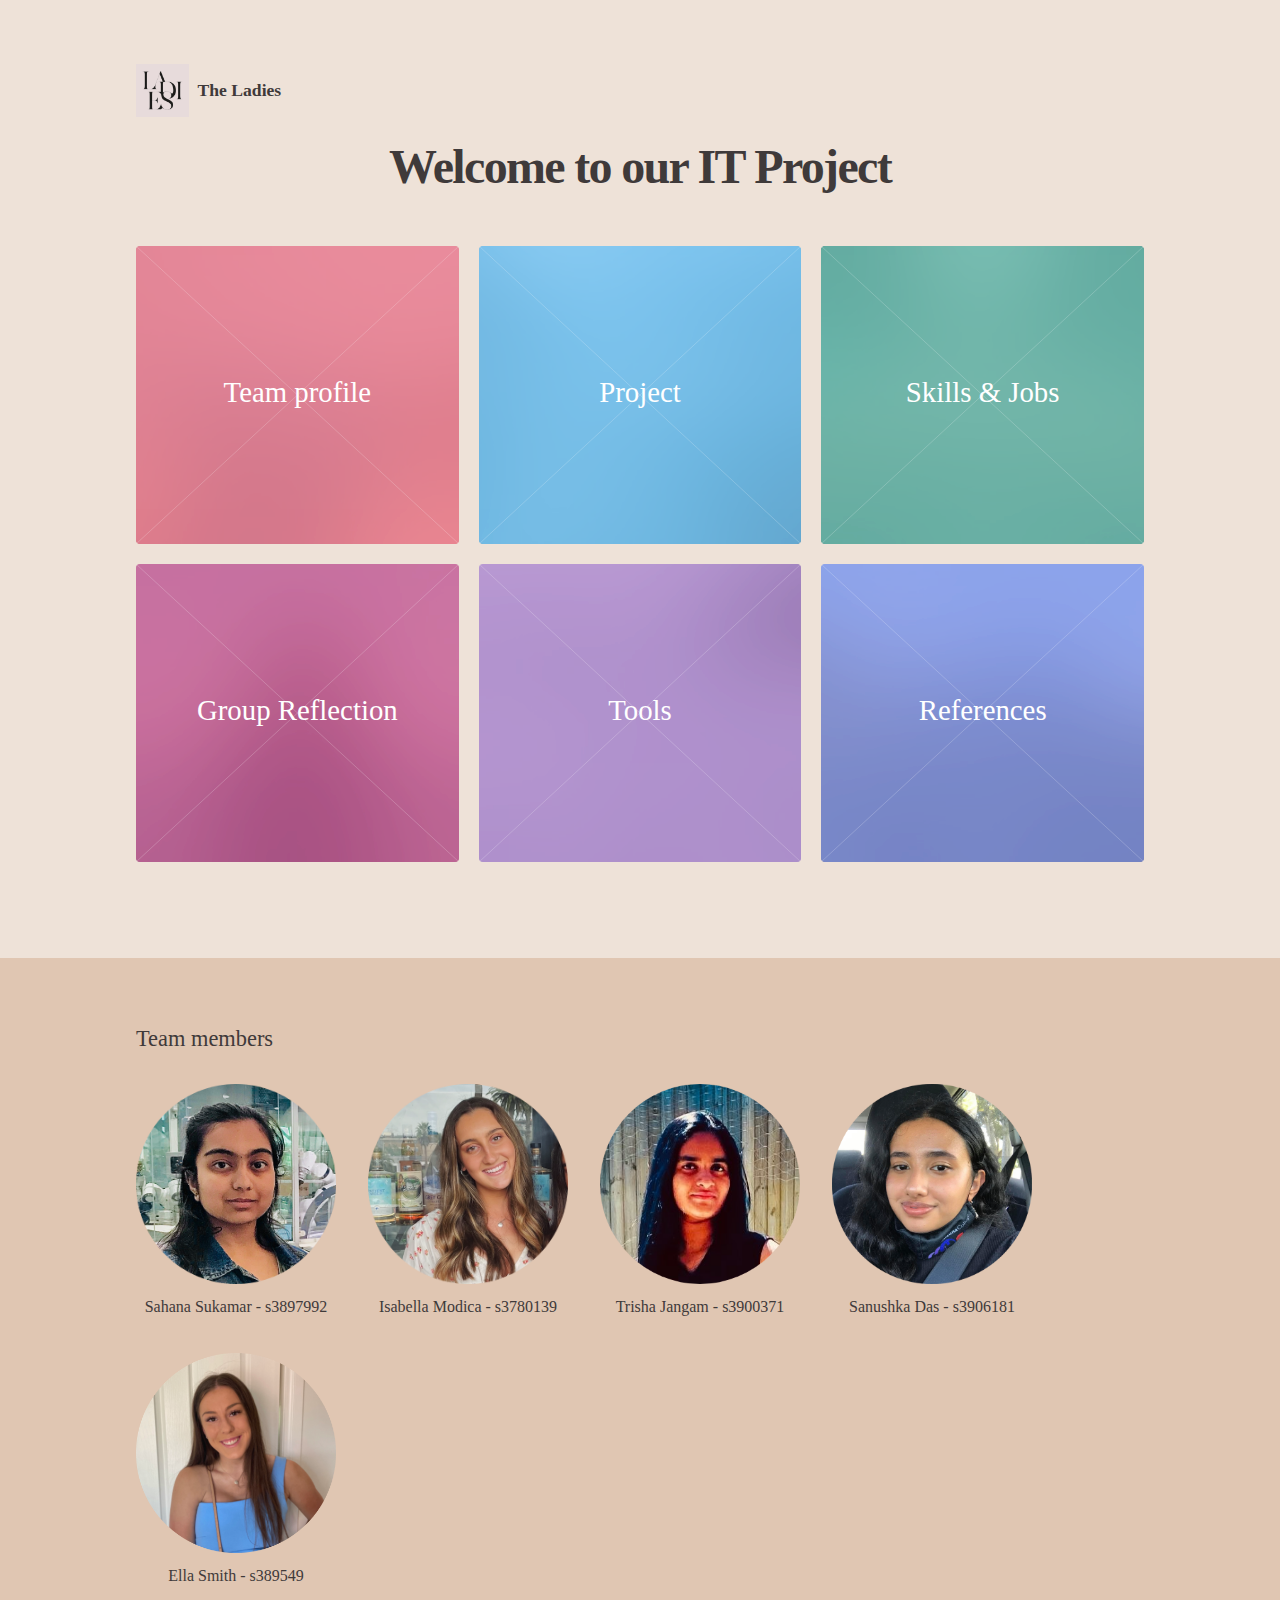
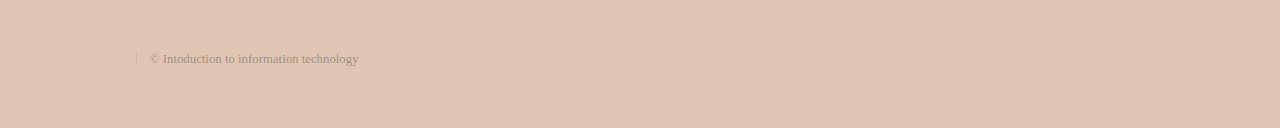
<file: index.html>
<!DOCTYPE HTML>

<html>
	<head>
		<title>Home | Our IT world</title>
		<meta charset="utf-8" />
		<meta name="viewport" content="width=device-width, initial-scale=1, user-scalable=no" />
		<link rel="stylesheet" href="assets/css/main.css" />
		<noscript><link rel="stylesheet" href="assets/css/noscript.css" /></noscript>
	</head>
	<body class="is-preload">
		<!-- Wrapper -->
			<div id="wrapper">

				<!-- Header -->
				<header id="header">
					<div class="inner">

					<!-- Logo -->
					<a href="index.html" class="logo">
						<span class="symbol"><img src="images/icon.png" alt="" /></span><span class="title">The Ladies</span>
					</a>

						<!-- Nav -->
							<nav>
								<ul>
									
								</ul>
							</nav>

					</div>
				</header>
			

				<!-- Main -->
					<div id="main">
						<div class="inner">
							<header>
								<h1>Welcome to our IT Project <br />
							</h1>
								
							</header>
							<section class="tiles">
								<article class="style1">
									<span class="image">
										<img src="images/pic01.jpg" alt="" />
									</span>
									<a href="Team_Profile.html">
										<h2>Team profile</h2>
										<div class="content">
											<p>Get to know the group better</p>
										</div>
									</a>
								</article>
								<article class="style2">
									<span class="image">
										<img src="images/pic02.jpg" alt="" />
									</span>
									<a href="Project.html">
										<h2>Project</h2>
										<div class="content">
											<p>Our project idea</p>
										</div>
									</a>
								</article>
								<article class="style3">
									<span class="image">
										<img src="images/pic03.jpg" alt="" />
									</span>
									<a href="Skills_and_Jobs.html">
										<h2>Skills & Jobs</h2>
										<div class="content">
											<p>How would we take our project to the next phase</p>
										</div>
									</a>
								</article>
								<article class="style4">
									<span class="image">
										<img src="images/pic04.jpg" alt="" />
									</span>
									<a href="Group_Reflection.html">
										<h2>Group Reflection</h2>
										<div class="content">
											<p>How well we worked as a team</p>
										</div>
									</a>
								</article>
								<article class="style5">
									<span class="image">
										<img src="images/pic05.jpg" alt="" />
									</span>
									<a href="Tools.html">
										<h2>Tools</h2>
										<div class="content">
											<p>Find out what helped us complete this project</p>
										</div>
									</a>
								</article>
								<article class="style6">
									<span class="image">
										<img src="images/pic06.jpg" alt="" />
									</span>
									<a href="References.html">
										<h2>References</h2>
										<div class="content">
											<p>References of the sources we used</p>
										</div>
									</a>
								</article>
							</section>
						</div>
					</div>

				<!-- Footer -->
                <footer id="footer">
                    <div class="inner">
                        <section>
                            <h3>Team members</h3>
                            <br>
                        <div class="row">
                        <p style="font-size: 16px; text-align: center;">
                            <img src="images/Sahana.png" width="200" height="200">
                            <br>
                            Sahana Sukamar - s3897992 
                        </p>
                        <p style="font-size: 16px; text-align: center;">
                            <img src="images/isabella.png" width="200" height="200">
                            <br>
                            Isabella Modica - s3780139  
                        </p>
                        <p style="font-size: 16px; text-align: center;">
                            <img src="images/trisha.png" width="200" height="200">
                            <br>
                            Trisha Jangam - s3900371
                        </p>
                        <p style="font-size: 16px; text-align: center;">
                            <img src="images/sanushka.png" width="200" height="200">
                            <br>
                            Sanushka Das - s3906181
                        </p>
                        <p style="font-size: 16px; text-align: center;">
                            <img src="images/ella.png" width="200" height="200">
                            <br>
                            Ella Smith - s389549 
                        </p>
                        </div>
                        </section>
                        <ul class="copyright">
                            <li>&copy; Intoduction to information technology</li>
                        </ul> 
                    </div>
                </footer>

			</div>

		<!-- Scripts -->
			<script src="assets/js/jquery.min.js"></script>
			<script src="assets/js/browser.min.js"></script>
			<script src="assets/js/breakpoints.min.js"></script>
			<script src="assets/js/util.js"></script>
			<script src="assets/js/main.js"></script>

	</body>
</html>
</file>
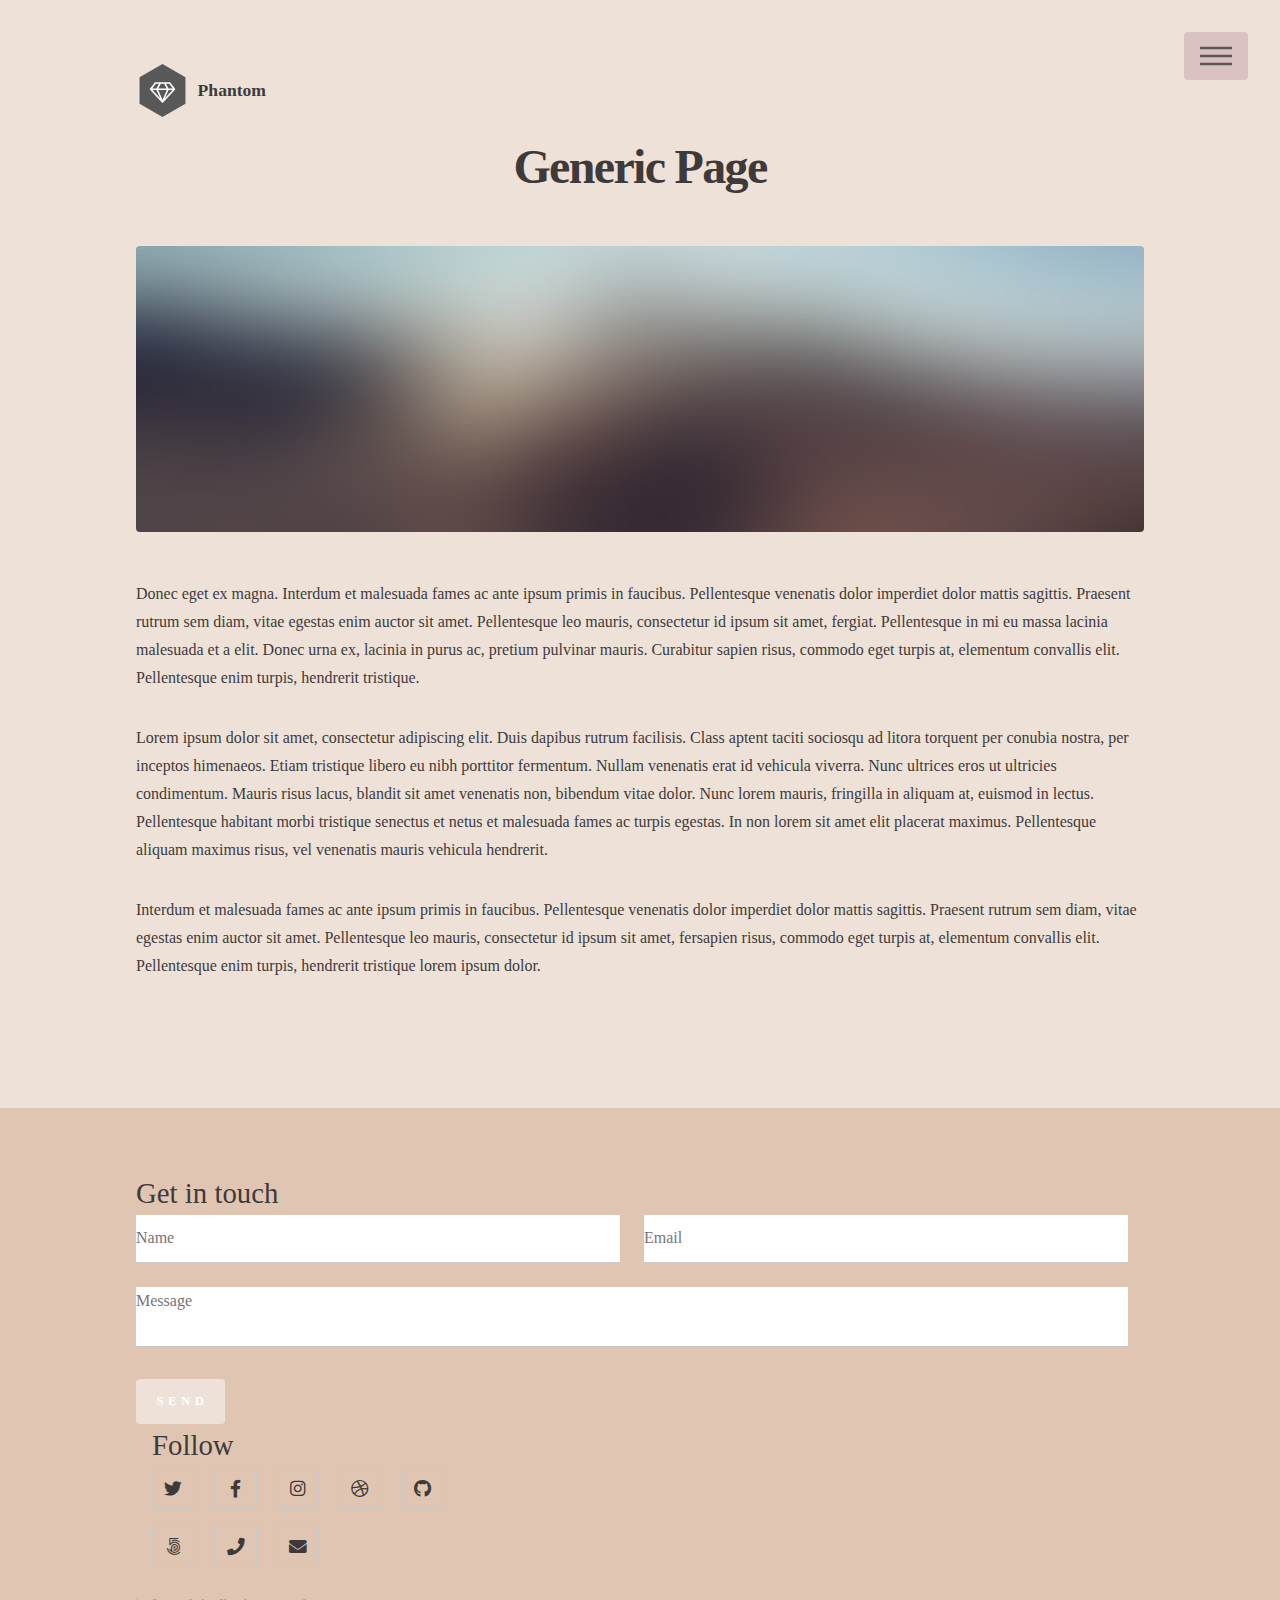
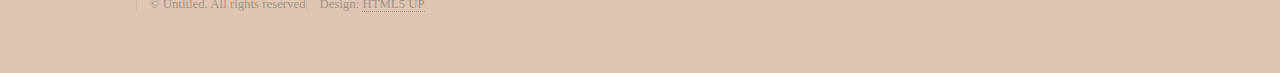
<file: generic.html>
<!DOCTYPE HTML>
<!--
	Phantom by HTML5 UP
	html5up.net | @ajlkn
	Free for personal and commercial use under the CCA 3.0 license (html5up.net/license)
-->
<html>
	<head>
		<title>Generic - Phantom by HTML5 UP</title>
		<meta charset="utf-8" />
		<meta name="viewport" content="width=device-width, initial-scale=1, user-scalable=no" />
		<link rel="stylesheet" href="assets/css/main.css" />
		<noscript><link rel="stylesheet" href="assets/css/noscript.css" /></noscript>
	</head>
	<body class="is-preload">
		<!-- Wrapper -->
			<div id="wrapper">

				<!-- Header -->
					<header id="header">
						<div class="inner">

							<!-- Logo -->
								<a href="index.html" class="logo">
									<span class="symbol"><img src="images/logo.svg" alt="" /></span><span class="title">Phantom</span>
								</a>

							<!-- Nav -->
								<nav>
									<ul>
										<li><a href="#menu">Menu</a></li>
									</ul>
								</nav>

						</div>
					</header>

				<!-- Menu -->
					<nav id="menu">
						<h2>Menu</h2>
						<ul>
							<li><a href="index.html">Home</a></li>
							<li><a href="generic.html">Ipsum veroeros</a></li>
							<li><a href="generic.html">Tempus etiam</a></li>
							<li><a href="generic.html">Consequat dolor</a></li>
							<li><a href="elements.html">Elements</a></li>
						</ul>
					</nav>

				<!-- Main -->
					<div id="main">
						<div class="inner">
							<h1>Generic Page</h1>
							<span class="image main"><img src="images/pic13.jpg" alt="" /></span>
							<p>Donec eget ex magna. Interdum et malesuada fames ac ante ipsum primis in faucibus. Pellentesque venenatis dolor imperdiet dolor mattis sagittis. Praesent rutrum sem diam, vitae egestas enim auctor sit amet. Pellentesque leo mauris, consectetur id ipsum sit amet, fergiat. Pellentesque in mi eu massa lacinia malesuada et a elit. Donec urna ex, lacinia in purus ac, pretium pulvinar mauris. Curabitur sapien risus, commodo eget turpis at, elementum convallis elit. Pellentesque enim turpis, hendrerit tristique.</p>
							<p>Lorem ipsum dolor sit amet, consectetur adipiscing elit. Duis dapibus rutrum facilisis. Class aptent taciti sociosqu ad litora torquent per conubia nostra, per inceptos himenaeos. Etiam tristique libero eu nibh porttitor fermentum. Nullam venenatis erat id vehicula viverra. Nunc ultrices eros ut ultricies condimentum. Mauris risus lacus, blandit sit amet venenatis non, bibendum vitae dolor. Nunc lorem mauris, fringilla in aliquam at, euismod in lectus. Pellentesque habitant morbi tristique senectus et netus et malesuada fames ac turpis egestas. In non lorem sit amet elit placerat maximus. Pellentesque aliquam maximus risus, vel venenatis mauris vehicula hendrerit.</p>
							<p>Interdum et malesuada fames ac ante ipsum primis in faucibus. Pellentesque venenatis dolor imperdiet dolor mattis sagittis. Praesent rutrum sem diam, vitae egestas enim auctor sit amet. Pellentesque leo mauris, consectetur id ipsum sit amet, fersapien risus, commodo eget turpis at, elementum convallis elit. Pellentesque enim turpis, hendrerit tristique lorem ipsum dolor.</p>
						</div>
					</div>

				<!-- Footer -->
					<footer id="footer">
						<div class="inner">
							<section>
								<h2>Get in touch</h2>
								<form method="post" action="#">
									<div class="fields">
										<div class="field half">
											<input type="text" name="name" id="name" placeholder="Name" />
										</div>
										<div class="field half">
											<input type="email" name="email" id="email" placeholder="Email" />
										</div>
										<div class="field">
											<textarea name="message" id="message" placeholder="Message"></textarea>
										</div>
									</div>
									<ul class="actions">
										<li><input type="submit" value="Send" class="primary" /></li>
									</ul>
								</form>
							</section>
							<section>
								<h2>Follow</h2>
								<ul class="icons">
									<li><a href="#" class="icon brands style2 fa-twitter"><span class="label">Twitter</span></a></li>
									<li><a href="#" class="icon brands style2 fa-facebook-f"><span class="label">Facebook</span></a></li>
									<li><a href="#" class="icon brands style2 fa-instagram"><span class="label">Instagram</span></a></li>
									<li><a href="#" class="icon brands style2 fa-dribbble"><span class="label">Dribbble</span></a></li>
									<li><a href="#" class="icon brands style2 fa-github"><span class="label">GitHub</span></a></li>
									<li><a href="#" class="icon brands style2 fa-500px"><span class="label">500px</span></a></li>
									<li><a href="#" class="icon solid style2 fa-phone"><span class="label">Phone</span></a></li>
									<li><a href="#" class="icon solid style2 fa-envelope"><span class="label">Email</span></a></li>
								</ul>
							</section>
							<ul class="copyright">
								<li>&copy; Untitled. All rights reserved</li><li>Design: <a href="http://html5up.net">HTML5 UP</a></li>
							</ul>
						</div>
					</footer>

			</div>

		<!-- Scripts -->
			<script src="assets/js/jquery.min.js"></script>
			<script src="assets/js/browser.min.js"></script>
			<script src="assets/js/breakpoints.min.js"></script>
			<script src="assets/js/util.js"></script>
			<script src="assets/js/main.js"></script>

	</body>
</html>
</file>
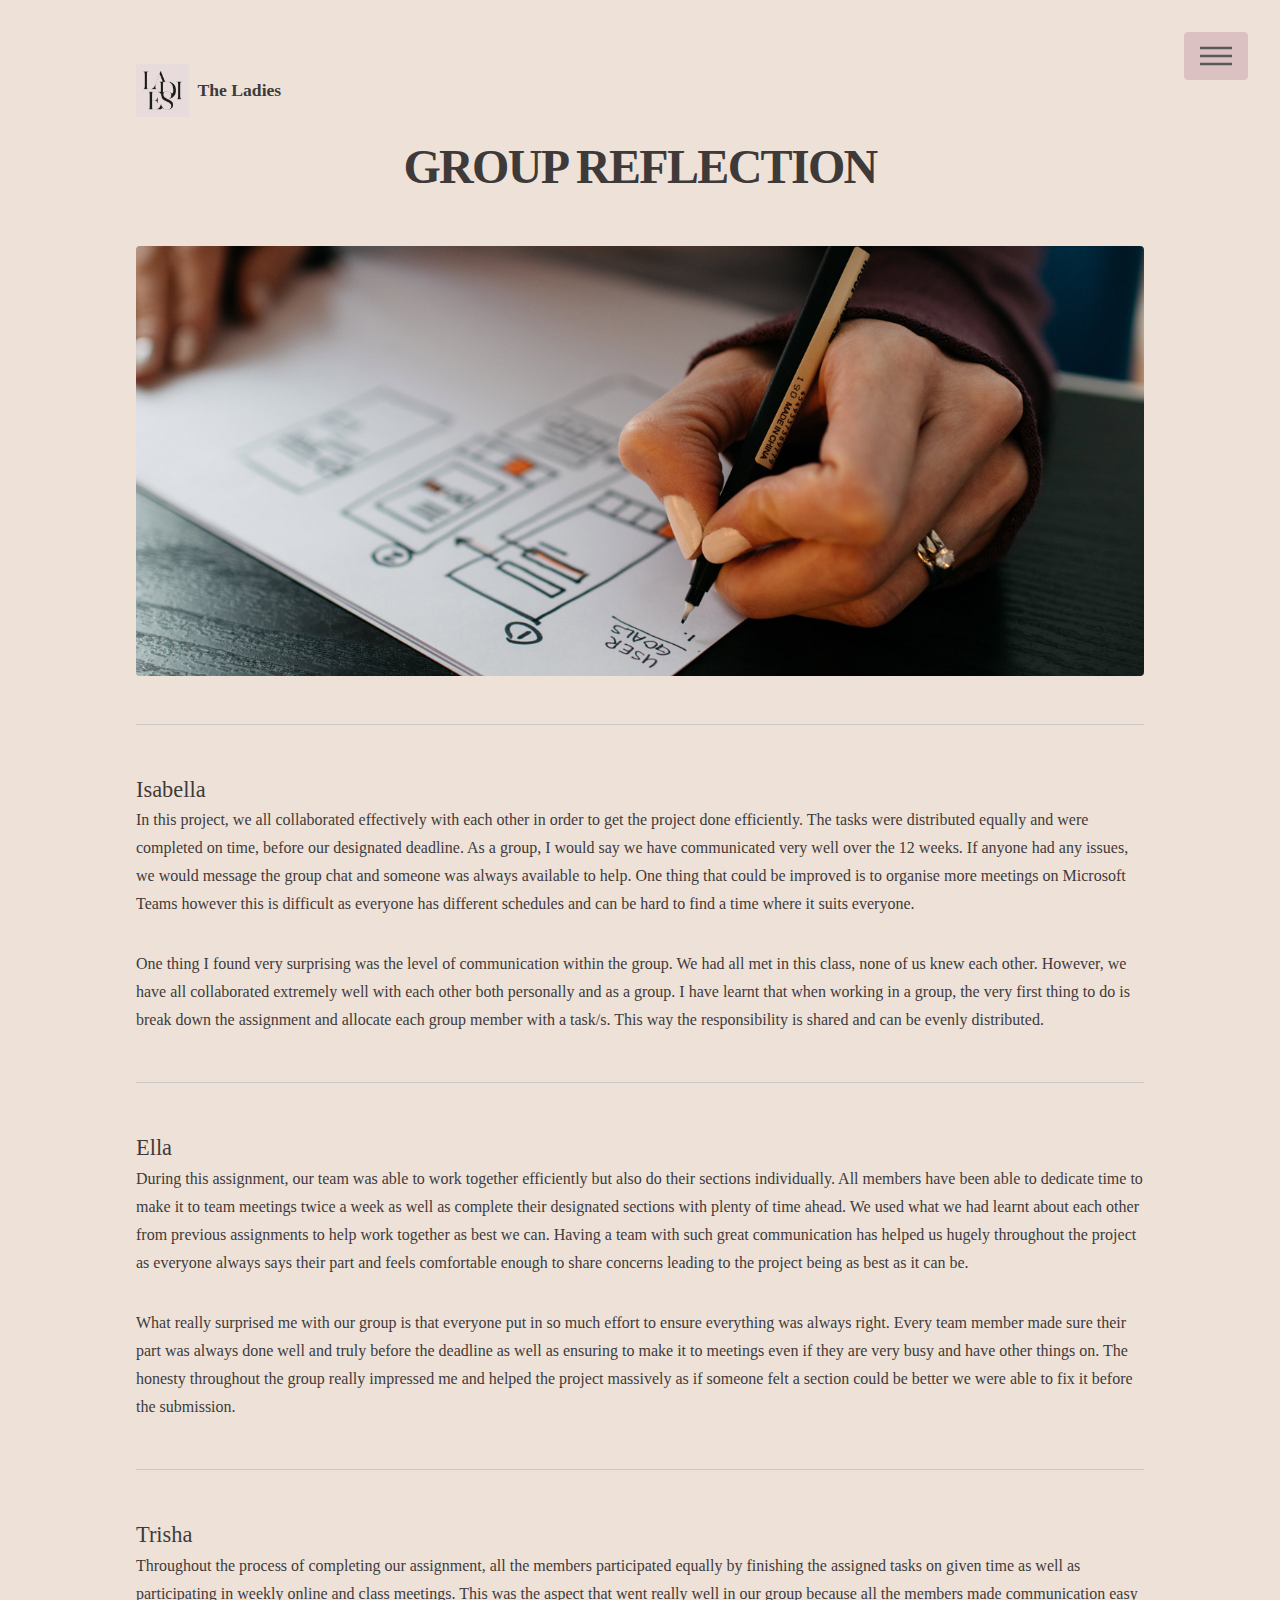
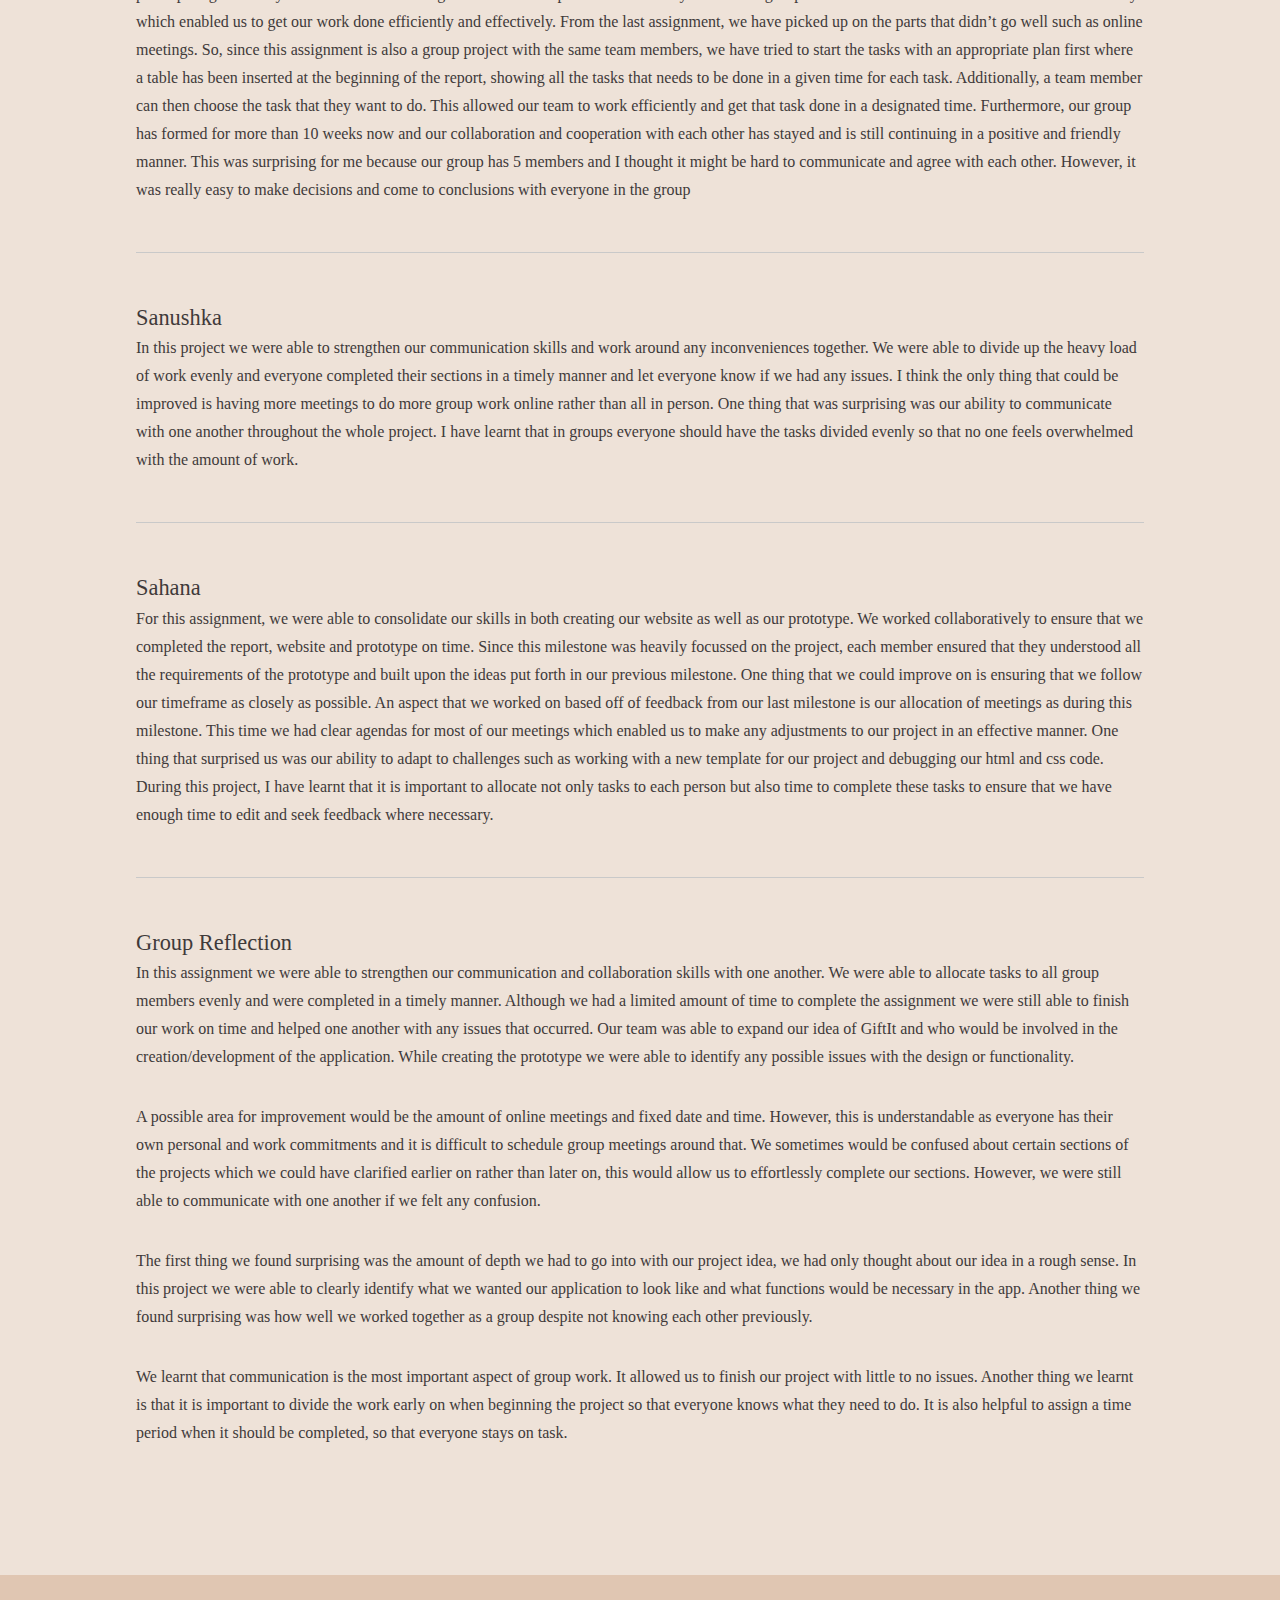
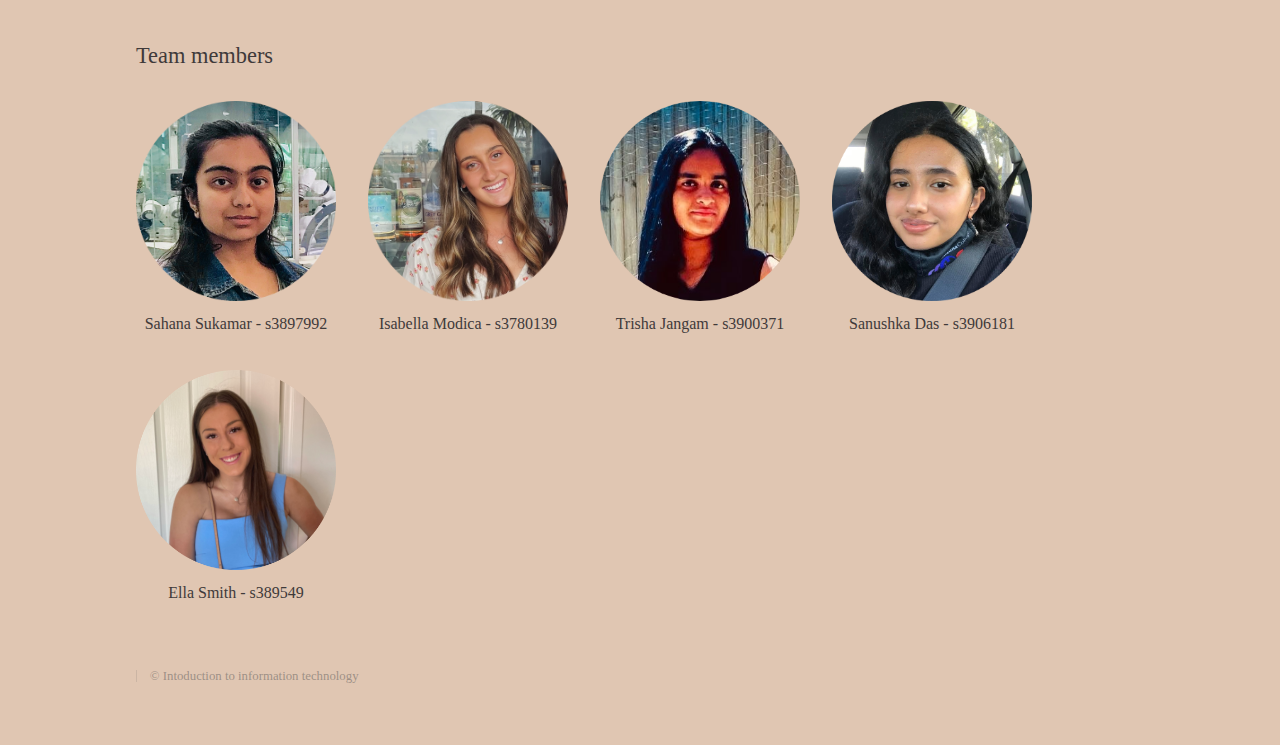
<file: Group_Reflection.html>
<!DOCTYPE HTML>

<html>
	<head>
		<title>Group Reflection | Our IT world</title>
		<meta charset="utf-8" />
		<meta name="viewport" content="width=device-width, initial-scale=1, user-scalable=no" />
		<link rel="stylesheet" href="assets/css/main.css" />
		<noscript><link rel="stylesheet" href="assets/css/noscript.css" /></noscript>
	</head>
	<body class="is-preload">
		<!-- Wrapper -->
			<div id="wrapper">

				<!-- Header -->
				<header id="header">
					<div class="inner">

					<!-- Logo -->
					<a href="index.html" class="logo">
						<span class="symbol"><img src="images/icon.png" alt="" /></span><span class="title">The Ladies</span>
					</a>

						<!-- Nav -->
							<nav>
								<ul>
									<li><a href="#menu">Menu</a></li>
								</ul>
							</nav>

					</div>
				</header>

			<!-- Menu -->
			<nav id="menu">
				<h2>Menu</h2>
				<br>
				<img src="images/icon.png" width="100" height="100">
				<br>
				<br>
				<ul>
					<li><a href="index.html">Home</a></li>
                       		 	<li><a href="Team_Profile.html">Team Profile</a></li>
                        		<li><a href="Project.html">Project</a></li>
                        		<li><a href="Skills_and_Jobs.html">Skills & Jobs</a></li>
                        		<li><a href="Group_Reflection.html">Group Reflection</a></li>
                        		<li><a href="Tools.html">Tools</a></li>
                        		<li><a href="References.html">References</a></li>
				</ul>
			</nav>

				<!-- Main -->
					<div id="main">
						<div class="inner">
							<h1>GROUP REFLECTION</h1>
							<span class="image main"><img src="images/AD.jpeg" alt="" /></span>
							<hr class="major" />
							<h3>Isabella</h3>
							<p>In this project, we all collaborated effectively with each other in order to get the project done efficiently. The tasks were distributed equally and were completed on time, before our designated deadline. As a group, I would say we have communicated very well over the 12 weeks. If anyone had any issues, we would message the group chat and someone was always available to help. One thing that could be improved is to organise more meetings on Microsoft Teams however this is difficult as everyone has different schedules and can be hard to find a time where it suits everyone.
							</p>
							<p>One thing I found very surprising was the level of communication within the group. We had all met in this class, none of us knew each other. However, we have all collaborated extremely well with each other both personally and as a group. I have learnt that when working in a group, the very first thing to do is break down the assignment and allocate each group member with a task/s. This way the responsibility is shared and can be evenly distributed. 
							</p>
							<hr class="major" />
							<h3>Ella</h3>
							<p>
								During this assignment, our team was able to work together efficiently but also do their sections individually. All members have been able to dedicate time to make it to team meetings twice a week as well as complete their designated sections with plenty of time ahead. We used what we had learnt about each other from previous assignments to help work together as best we can. Having a team with such great communication has helped us hugely throughout the project as everyone always says their part and feels comfortable enough to share concerns leading to the project being as best as it can be. 
							</p>
							<p>What really surprised me with our group is that everyone put in so much effort to ensure everything was always right. Every team member made sure their part was always done well and truly before the deadline as well as ensuring to make it to meetings even if they are very busy and have other things on. The honesty throughout the group really impressed me and helped the project massively as if someone felt a section could be better we were able to fix it before the submission.
							</p>
							<hr class="major" />
							<h3>Trisha</h3>
							<p>
								Throughout the process of completing our assignment, all the members participated equally by finishing the assigned tasks on given time as well as participating in weekly online and class meetings. This was the aspect that went really well in our group because all the members made communication easy which enabled us to get our work done efficiently and effectively. From the last assignment, we have picked up on the parts that didn’t go well such as online meetings. So, since this assignment is also a group project with the same team members, we have tried to start the tasks with an appropriate plan first where a table has been inserted at the beginning of the report, showing all the tasks that needs to be done in a given time for each task. Additionally, a team member can then choose the task that they want to do. This allowed our team to work efficiently and get that task done in a designated time. Furthermore, our group has formed for more than 10 weeks now and our collaboration and cooperation with each other has stayed and is still continuing in a positive and friendly manner. This was surprising for me because our group has 5 members and I thought it might be hard to communicate and agree with each other. However, it was really easy to make decisions and come to conclusions with everyone in the group
							</p>
							<hr class="major" />
							<h3>Sanushka</h3>
							<p>
							In this project we were able to strengthen our communication skills and work around any inconveniences together. We were able to divide up the heavy load of work evenly and everyone completed their sections in a timely manner and let everyone know if we had any issues. I think the only thing that could be improved is having more meetings to do more group work online rather than all in person. One thing that was surprising was our ability to communicate with one another throughout the whole project. I have learnt that in groups everyone should have the tasks divided evenly so that no one feels overwhelmed with the amount of work. 
							</p>
							<hr class="major" />
							<h3>Sahana</h3>
							<p>
								For this assignment, we were able to consolidate our skills in both creating our website as well as our prototype. We worked collaboratively to ensure that we completed the report, website and prototype on time. Since this milestone was heavily focussed on the project, each member ensured that they understood all the requirements of the prototype and built upon the ideas put forth in our previous milestone. One thing that we could improve on is ensuring that we follow our timeframe as closely as possible. An aspect that we worked on based off of feedback from our last milestone is our allocation of meetings as during this milestone. This time we had clear agendas for most of our meetings which enabled us to make any adjustments to our project in an effective manner. One thing that surprised us was our ability to adapt to challenges such as working with a new template for our project and debugging our html and css code. During this project, I have learnt that it is important to allocate not only tasks to each person but also time to complete these tasks to ensure that we have enough time to edit and seek feedback where necessary.
							</p>
							<hr class="major" />
							<h3>Group Reflection</h3>
							<p>
								In this assignment we were able to strengthen our communication and collaboration skills with one another. We were able to allocate tasks to all group members evenly and were completed in a timely manner. Although we had a limited amount of time to complete the assignment we were still able to finish our work on time and helped one another with any issues that occurred. Our team was able to expand our idea of GiftIt and who would be involved in the creation/development of the application. While creating the prototype we were able to identify any possible issues with the design or functionality.
							</p>
							<p>
								A possible area for improvement would be the amount of online meetings and fixed date and time. However, this is understandable as everyone has their own personal and work commitments and it is difficult to schedule group meetings around that. We sometimes would be confused about certain sections of the projects which we could have clarified earlier on rather than later on, this would allow us to effortlessly complete our sections. However, we were still able to communicate with one another if we felt any confusion. 
							</p>
							<p>
								The first thing we found surprising was the amount of depth we had to go into with our project idea, we had only thought about our idea in a rough sense. In this project we were able to clearly identify what we wanted our application to look like and what functions would be necessary in the app. Another thing we found surprising was how well we worked together as a group despite not knowing each other previously. 
							</p>
							<p>
								We learnt that communication is the most important aspect of group work. It allowed us to finish our project with little to no issues. Another thing we learnt is that it is important to divide the work early on when beginning the project so that everyone knows what they need to do. It is also helpful to assign a time period when it should be completed, so that everyone stays on task.
							</p>
							</div>
					</div>

				<!-- Footer -->
                <footer id="footer">
                    <div class="inner">
                        <section>
                            <h3>Team members</h3>
                            <br>
                        <div class="row">
                        <p style="font-size: 16px; text-align: center;">
                            <img src="images/Sahana.png" width="200" height="200">
                            <br>
                            Sahana Sukamar - s3897992 
                        </p>
                        <p style="font-size: 16px; text-align: center;">
                            <img src="images/isabella.png" width="200" height="200">
                            <br>
                            Isabella Modica - s3780139  
                        </p>
                        <p style="font-size: 16px; text-align: center;">
                            <img src="images/trisha.png" width="200" height="200">
                            <br>
                            Trisha Jangam - s3900371
                        </p>
                        <p style="font-size: 16px; text-align: center;">
                            <img src="images/sanushka.png" width="200" height="200">
                            <br>
                            Sanushka Das - s3906181
                        </p>
                        <p style="font-size: 16px; text-align: center;">
                            <img src="images/ella.png" width="200" height="200">
                            <br>
                            Ella Smith - s389549 
                        </p>
                        </div>
                        </section>
                        <ul class="copyright">
                            <li>&copy; Intoduction to information technology</li>
                        </ul> 
                    </div>
                </footer>

			</div>

		<!-- Scripts -->
			<script src="assets/js/jquery.min.js"></script>
			<script src="assets/js/browser.min.js"></script>
			<script src="assets/js/breakpoints.min.js"></script>
			<script src="assets/js/util.js"></script>
			<script src="assets/js/main.js"></script>

	</body>
</html>
</file>
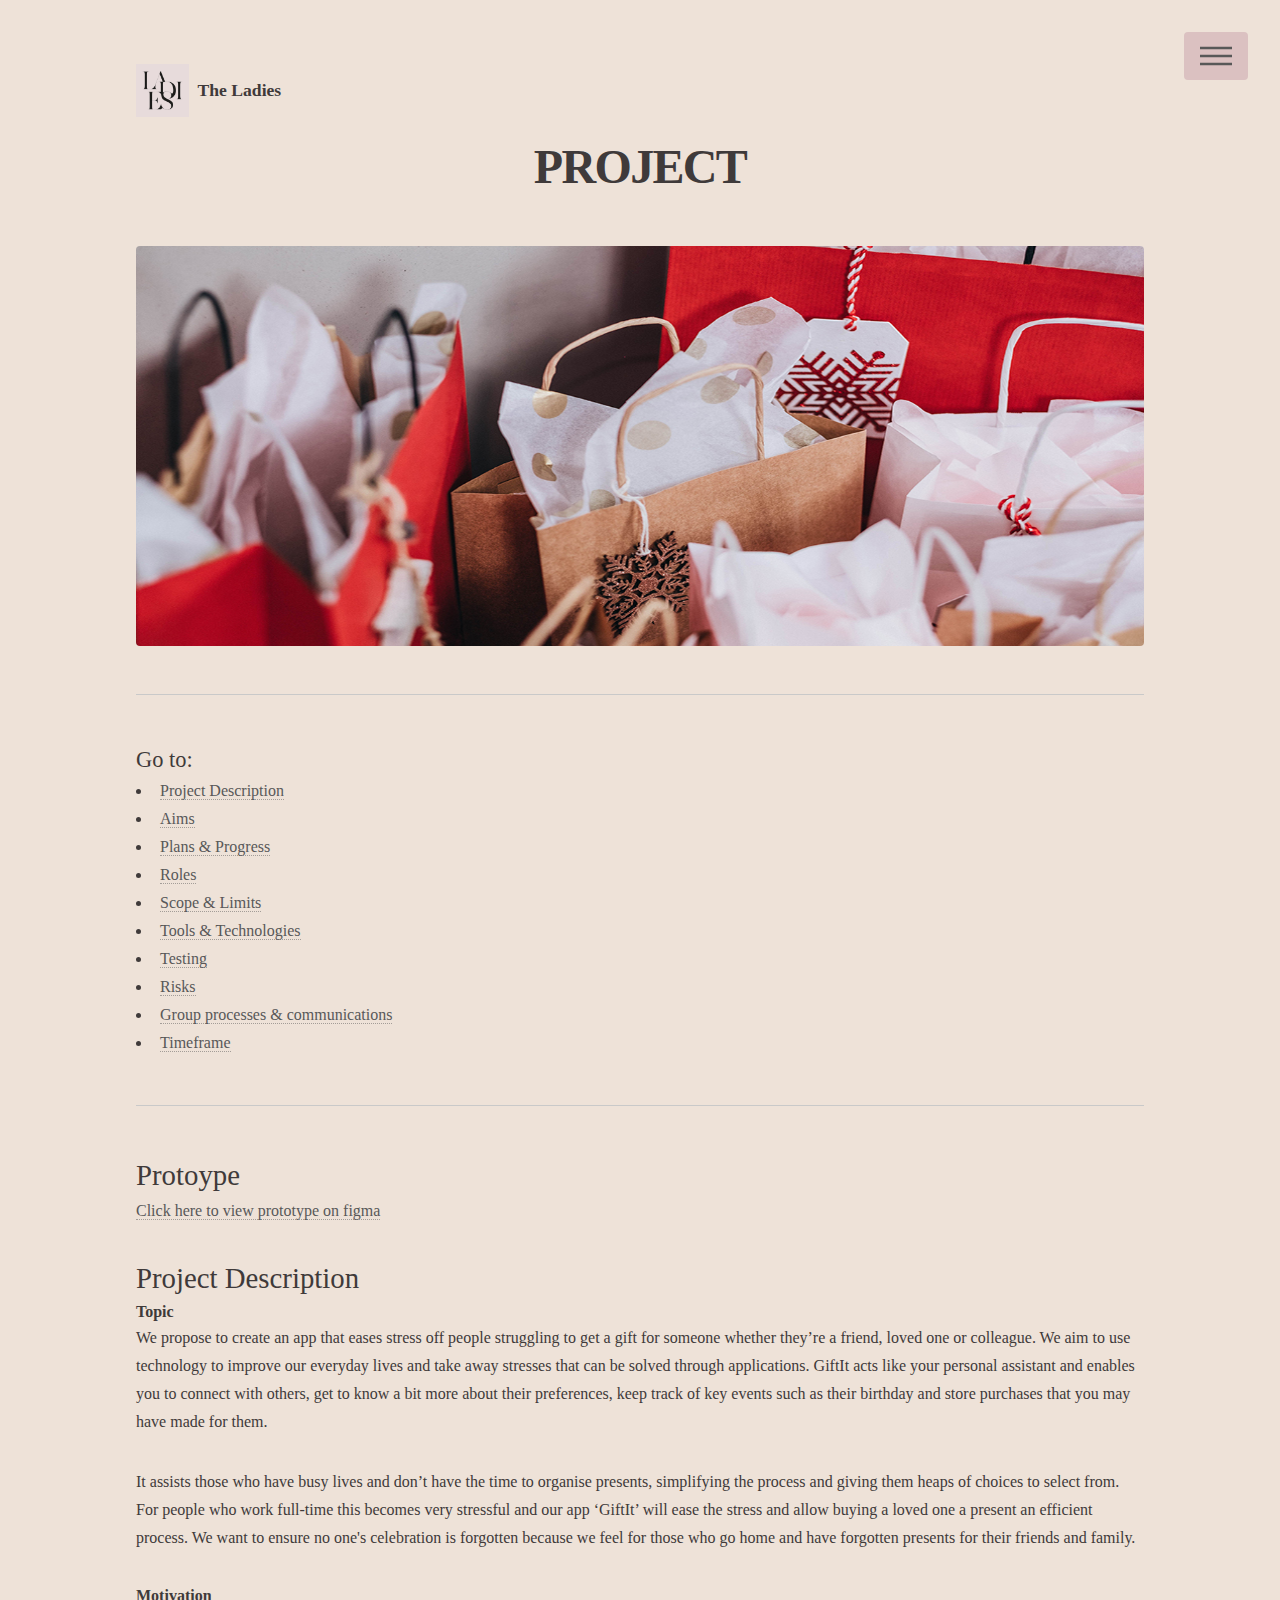
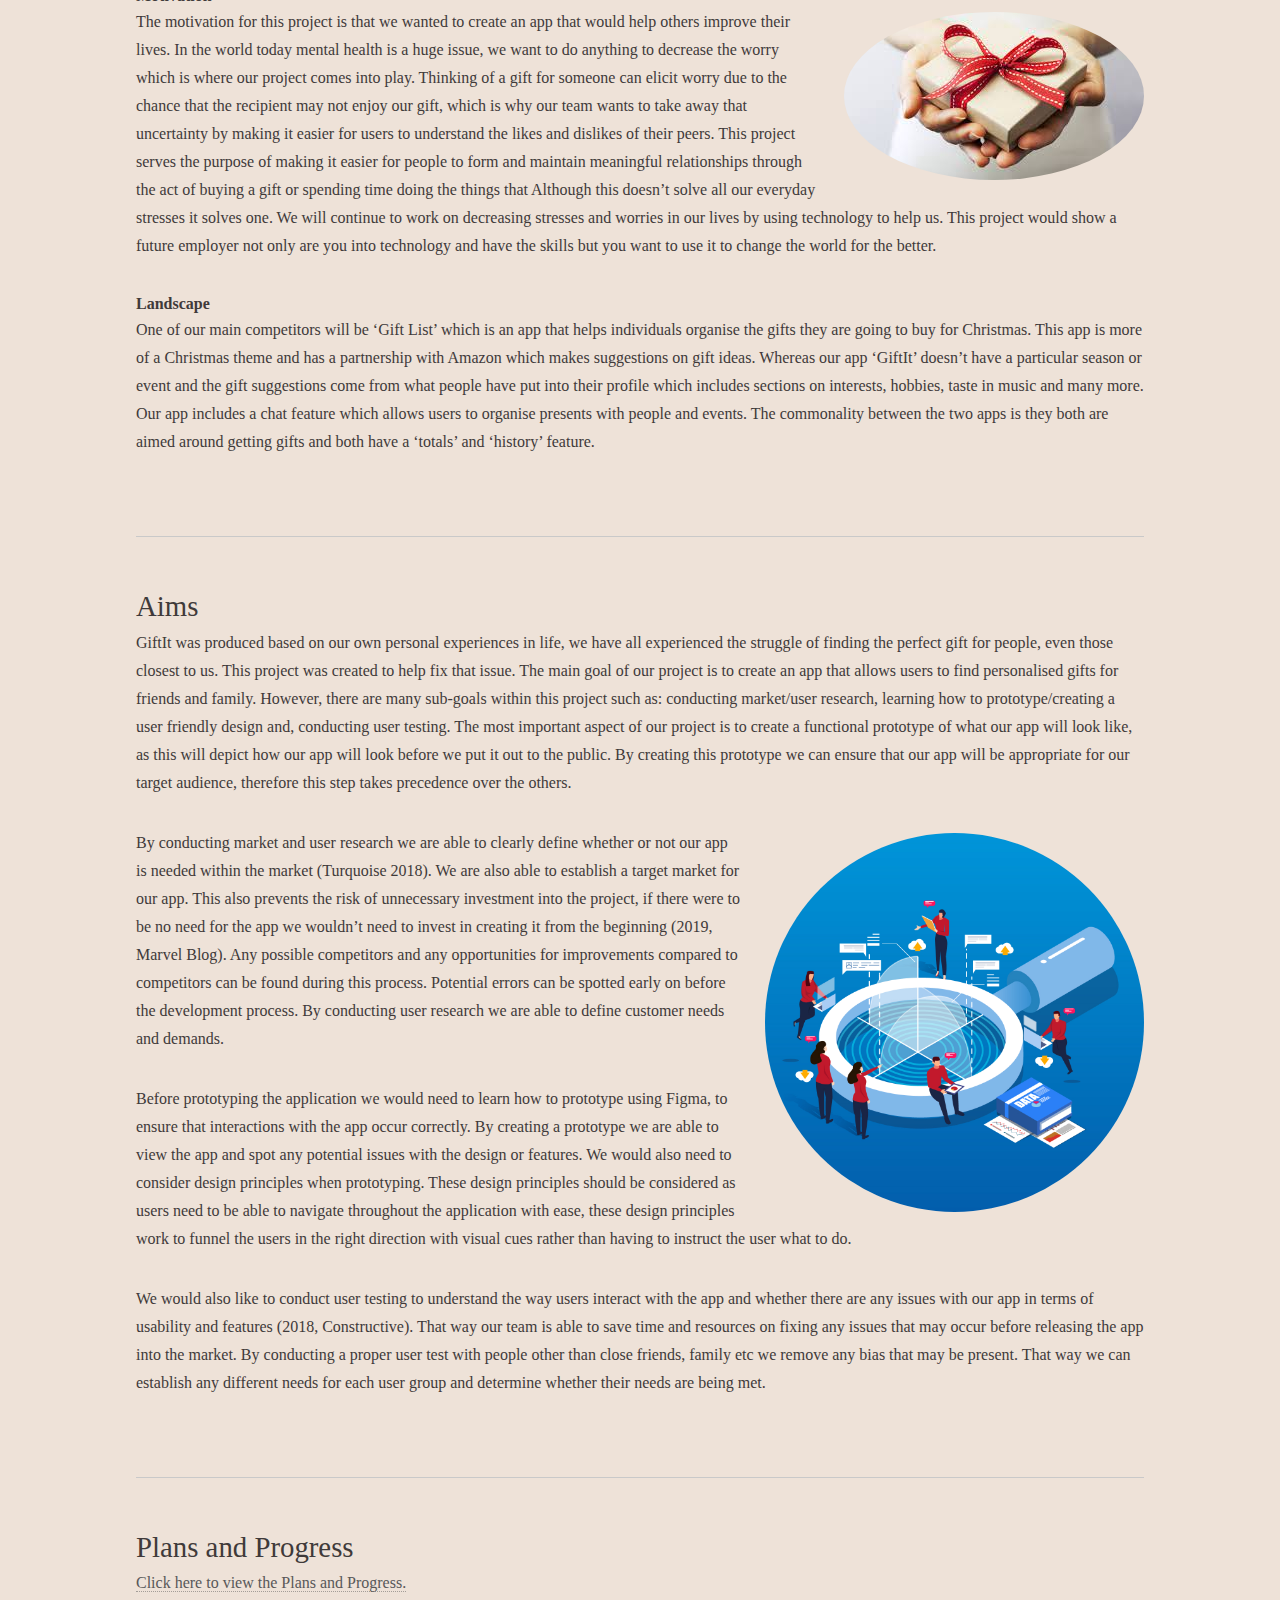
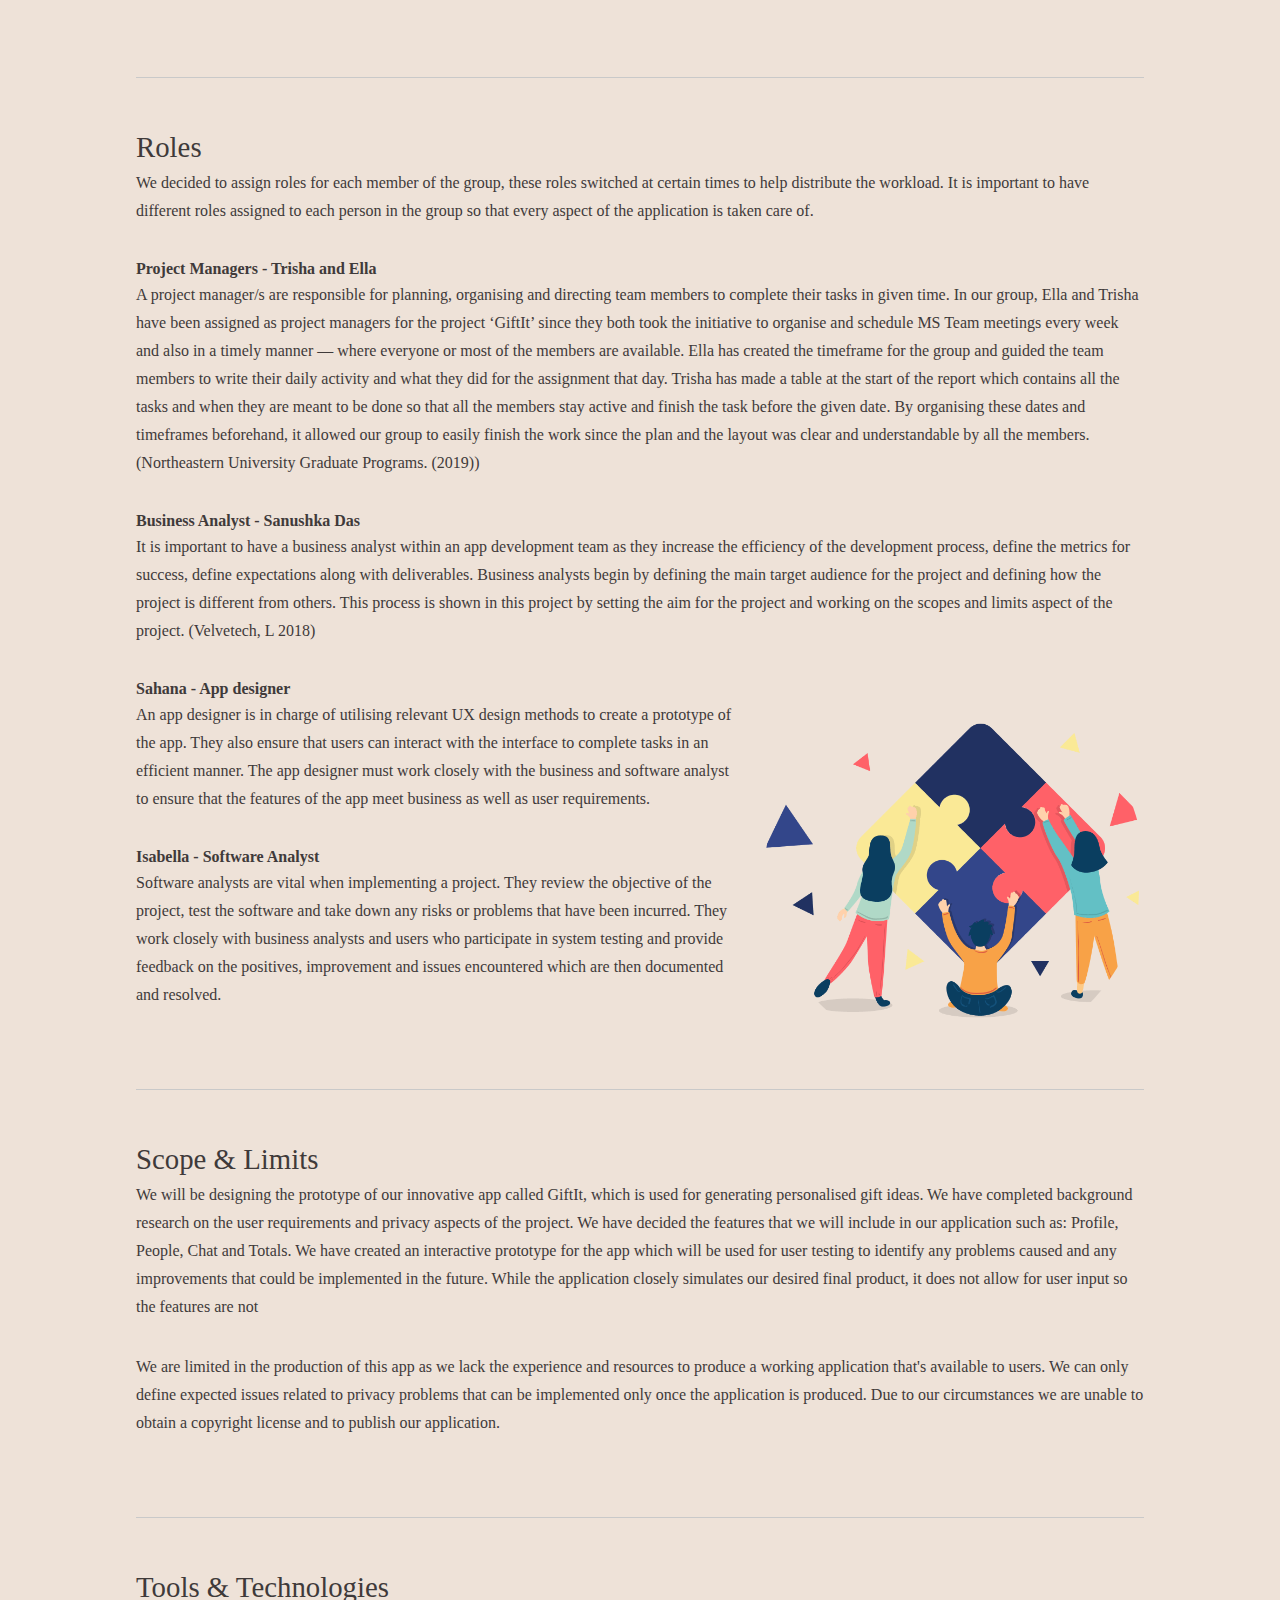
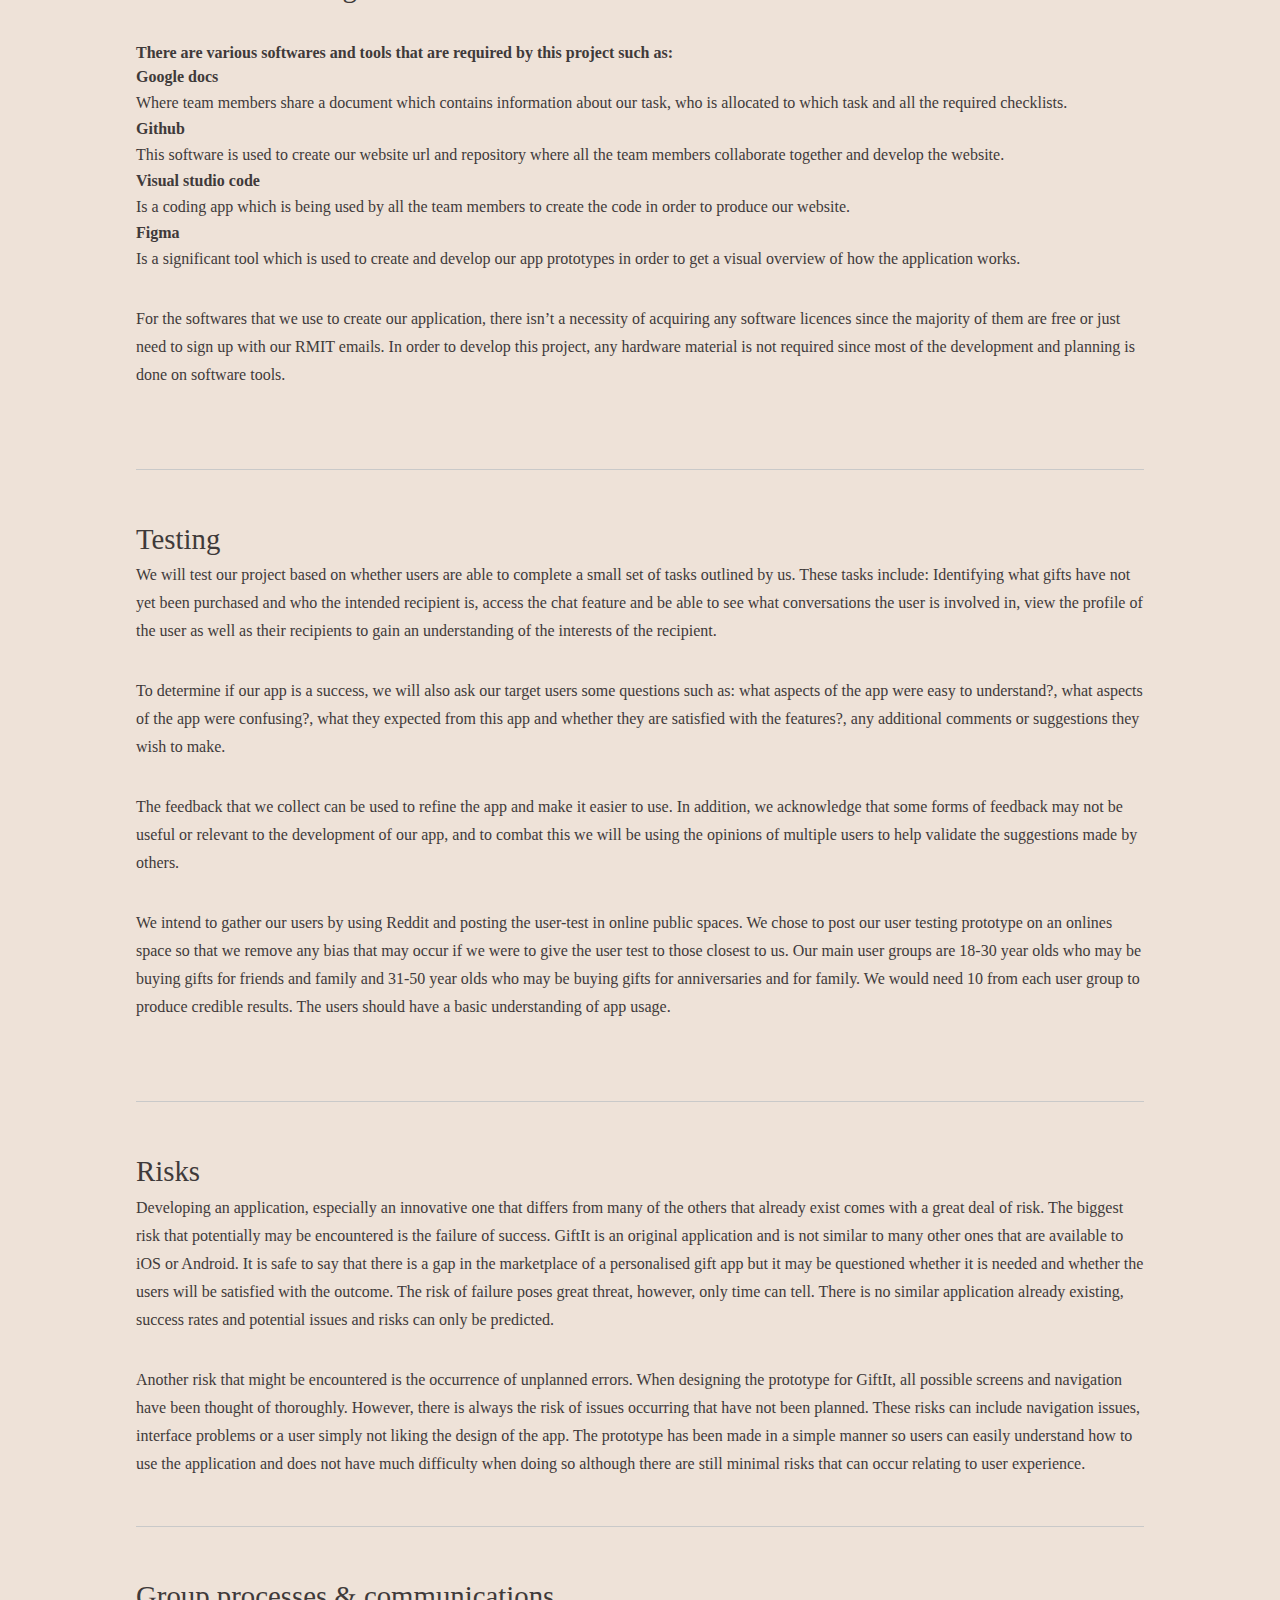
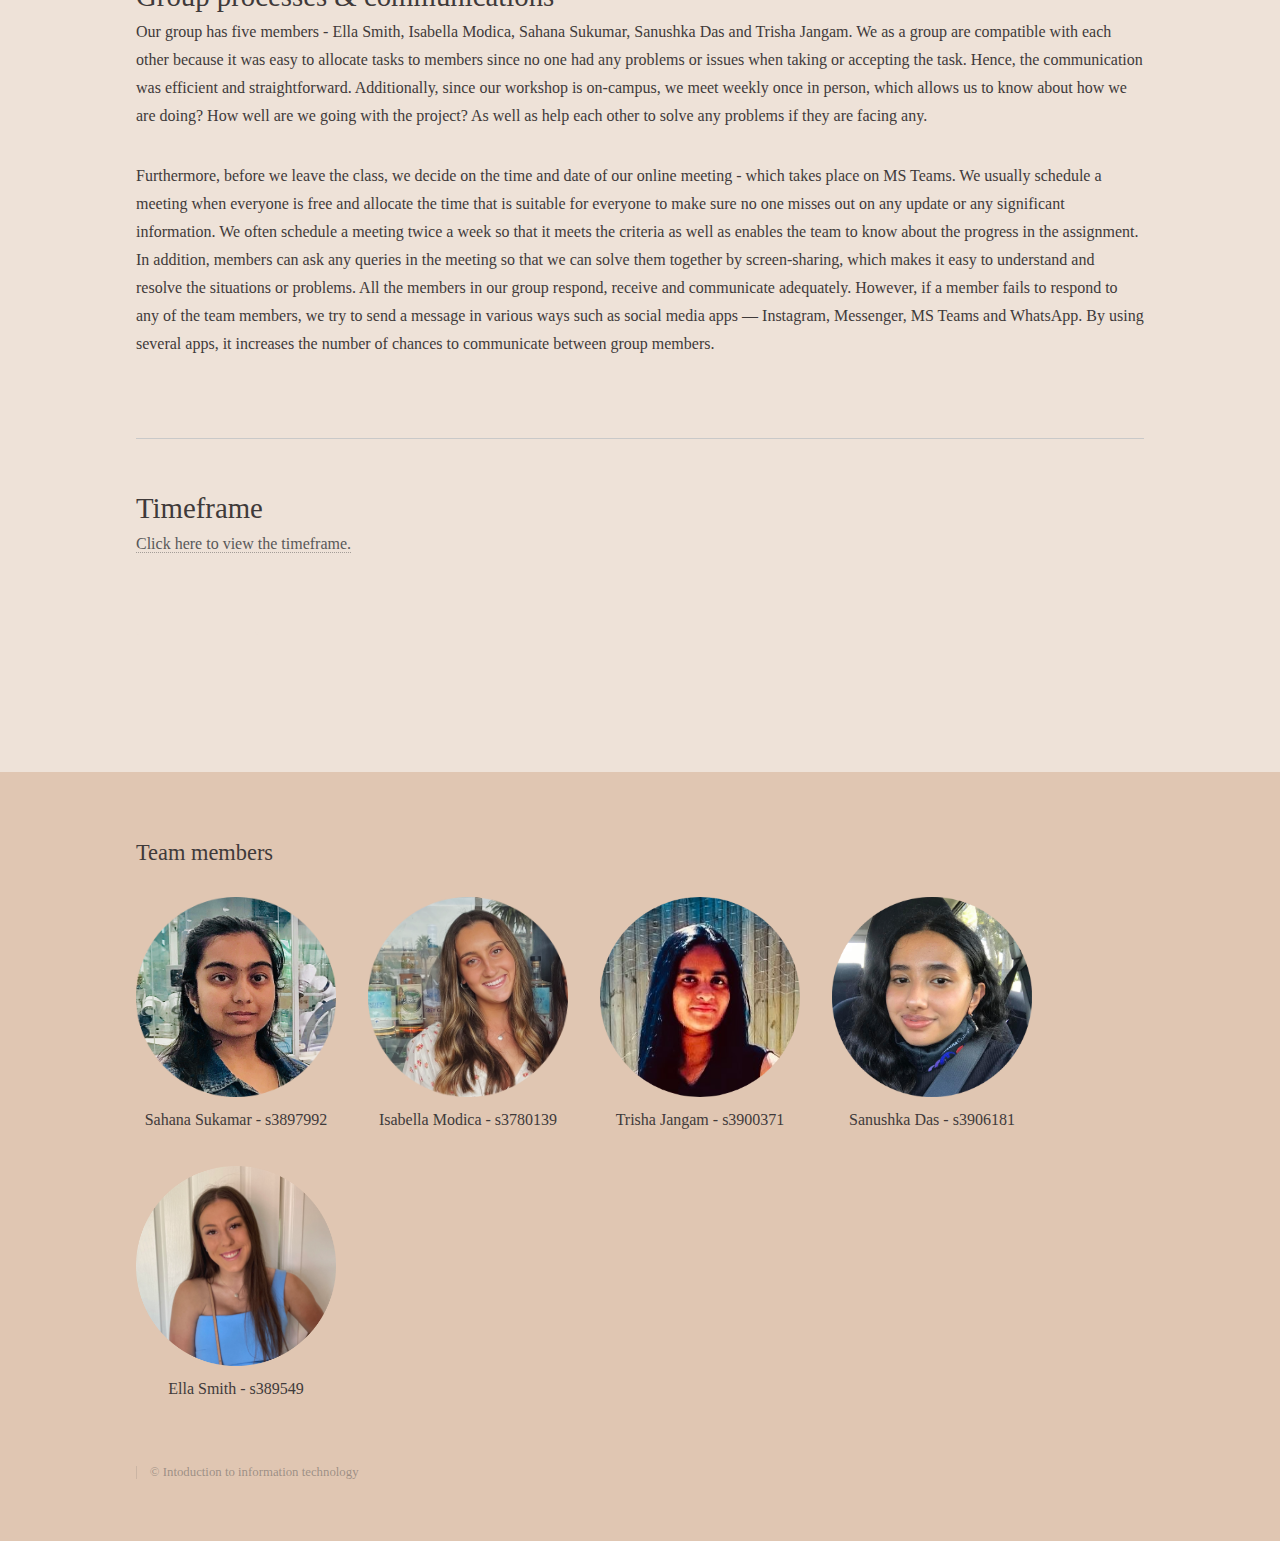
<file: Project.html>
<!DOCTYPE HTML>
<html>
	<head>
		<title>Project | Our IT world</title>
		<meta charset="utf-8" />
		<meta name="viewport" content="width=device-width, initial-scale=1, user-scalable=no" />
		<link rel="stylesheet" href="assets/css/main.css" />
		<noscript><link rel="stylesheet" href="assets/css/noscript.css" /></noscript>
	</head>
	<body class="is-preload">
		<!-- Wrapper -->
			<div id="wrapper">

				<!-- Header -->
				<header id="header">
					<div class="inner">

					<!-- Logo -->
					<a href="index.html" class="logo">
						<span class="symbol"><img src="images/icon.png" alt="" /></span><span class="title">The Ladies</span>
					</a>

						<!-- Nav -->
							<nav>
								<ul>
									<li><a href="#menu">Menu</a></li>
								</ul>
							</nav>

					</div>
				</header>

			<!-- Menu -->
			<nav id="menu">
				<h2>Menu</h2>
				<br>
				<img src="images/icon.png" width="100" height="100">
				<br>
				<br>
				<ul>
					<li><a href="index.html">Home</a></li>
                       		 	<li><a href="Team_Profile.html">Team Profile</a></li>
                        		<li><a href="Project.html">Project</a></li>
                        		<li><a href="Skills_and_Jobs.html">Skills & Jobs</a></li>
                        		<li><a href="Group_Reflection.html">Group Reflection</a></li>
                        		<li><a href="Tools.html">Tools</a></li>
                        		<li><a href="References.html">References</a></li>
				</ul>
			</nav>

				<!-- Main -->
					<div id="main">
						<div class="inner">
							<h1>PROJECT</h1>
							<span class="image main"><img src="images/gift1.jpg" alt="" height="400" width="20" /></span>
							<hr class="major" />
							<h3>Go to:</h3>
							<ul>
								<li><a href="#Project_Description">Project Description</a></li>
								<li><a href="#Aims">Aims</a></li>
								<li><a href="#Plans & Progress">Plans & Progress</a></li>
								<li><a href="#Roles">Roles</a></li>
								<li><a href="#Scope & Limits">Scope & Limits</a></li>
								<li><a href="#Tools & Technologies">Tools & Technologies</a></li>
								<li><a href="#Testing">Testing</a></li>								
								<li><a href="#Risks">Risks</a></li>								
								<li><a href="#Group processes & communications">Group processes & communications</a></li>
								<li><a href="#Timeframe">Timeframe</a></li>
							</ul>
							<hr class="major" />
							<h2> 
								Protoype
							</h2>
							<p>
								<a href="https://www.figma.com/proto/IMI9UFZ3xswewiX5uKX6Hu/A3?node-id=260%3A76&scaling=min-zoom&page-id=0%3A1">Click here to view prototype on figma</a>
							</p>
							<h2 id="Project_Description">
								Project Description
							</h2>
							<h4>
								Topic
							</h4>
							<p>
								We propose to create an app that eases stress off people struggling to get a gift for someone whether they’re a friend, loved one or colleague. We aim to use technology to improve our everyday lives and take away stresses that can be solved through applications.  GiftIt acts like your personal assistant and enables you to connect with others, get to know a bit more about their preferences, keep track of key events such as their birthday and store purchases that you may have made for them.
							</p>
							<p>
								It assists those who have busy lives and don’t have the time to organise presents, simplifying the process and giving them heaps of choices to select from. For people who work full-time this becomes very stressful and our app ‘GiftIt’ will ease the stress and allow buying a loved one a present an efficient process. We want to ensure no one's celebration is forgotten because we feel for those who go home and have forgotten presents for their friends and family.
							</p>
							<h4>
								Motivation
							</h4>
							<span class="image right"><img style="border-radius: 90%;" src="images/present.jpg" alt="" /></span>
							<p>
								The motivation for this project is that we wanted to create an app that would help others  improve their lives. In the world today mental health is a huge issue, we want to do anything to decrease the worry  which is where our project comes into play. Thinking of  a gift for someone can elicit worry due to the chance that the recipient may not enjoy our gift, which is why  our team wants to take away that uncertainty by making it easier for users to understand the likes and dislikes of their peers. This project serves the purpose of making it easier for people to form and maintain meaningful relationships through the act of buying a gift or spending time doing the things that  Although this doesn’t solve all our everyday stresses it solves one. We will continue to work on decreasing stresses and worries in our lives by using technology to help us. This project would show a future employer not only are you into technology and have the skills but you want to use it to change the world for the better.
							</p>
							<h4>
								Landscape
							</h4>
							<p>
								One of our main competitors will be ‘Gift List’ which is an app that helps individuals organise the gifts they are going to buy for Christmas. This app is more of a Christmas theme and has a partnership with Amazon which makes suggestions on gift ideas. Whereas our app ‘GiftIt’ doesn’t have a particular season or event and the gift suggestions come from what people have put into their profile which includes sections on interests, hobbies, taste in music and many more. Our app includes a chat feature which allows users to organise presents with people and events. The commonality between the two apps is they both are aimed around getting gifts and both have a ‘totals’ and ‘history’ feature.
							</p>
							<ul class="actions">
							</ul>
							<hr class="major" />
							<h2 id="Aims">
								Aims
							</h2>
							<p>
								GiftIt was produced based on our own personal experiences in life, we have all experienced the struggle of finding the perfect gift for people, even those closest to us. This project was created to help fix that issue. The main goal of our project is to create an app that allows users to find personalised gifts for friends and family. However, there are many sub-goals within this project such as: conducting market/user research, learning how to prototype/creating a user friendly design and, conducting user testing. The most important aspect of our project is to create a functional prototype of what our app will look like, as this will depict how our app will look before we put it out to the public. By creating this prototype we can ensure that our app will be appropriate for our target audience, therefore this step takes precedence over the others. 
							</p>
							<span class="image right"><img style="border-radius: 50%;" src="images/res.jpg" alt=""  /></span>
							<p>
								By conducting market and user research we are able to clearly define whether or not our app is needed within the market (Turquoise 2018). We are also able to establish a target market for our app. This also prevents the risk of unnecessary investment into the project, if there were to be no need for the app we wouldn’t need to invest in creating it from the beginning (2019, Marvel Blog). Any possible competitors and any opportunities for improvements compared to competitors can be found during this process. Potential errors can be spotted early on before the development process. By conducting user research we are able to define customer needs and demands. 
							</p>
							<p>
								Before prototyping the application we would need to learn how to prototype using Figma, to ensure that interactions with the app occur correctly. By creating a prototype we are able to view the app and spot any potential issues with the design or features. We would also need to consider design principles when prototyping. These design principles should be considered as users need to be able to navigate throughout the application with ease, these design principles work to funnel the users in the right direction with visual cues rather than having to instruct the user what to do. 
							</p>
							<p>
								We would also like to conduct user testing to understand the way users interact with the app and whether there are any issues with our app in terms of usability and features (2018, Constructive). That way our team is able to save time and resources on fixing any issues that may occur before releasing the app into the market. By conducting a proper user test with people other than close friends, family etc we remove any bias that may be present. That way we can establish any different needs for each user group and determine whether their needs are being met. 
							</p>
							<ul class="actions">
							</ul>
							<hr class="major" />
							<h2 id="Plans & Progress">
								Plans and Progress
							</h2>
							<p>
								<a href="https://docs.google.com/document/d/1opZyGg-q2ZI_Gv_icZ1STgTt5UEEVGwhAgTGAfYsViM/edit?usp=sharing">Click here to view the Plans and Progress.</a>
							</p>
							<ul class="actions">
							</ul>
							<hr class="major" />
							<h2 id="Roles">
								Roles
							</h2>
							<p>
								We decided to assign roles for each member of the group, these roles switched at certain times to help distribute the workload. It is important to have different roles assigned to each person in the group so that every aspect of the application is taken care of. 
							</p>
							<h4>
								Project Managers - Trisha and Ella
							</h4>
							<p>
								A project manager/s are responsible for planning, organising and directing team members to complete their tasks in given time. In our group, Ella and Trisha have been assigned as project managers for the project ‘GiftIt’ since they both took the initiative to organise and schedule MS Team meetings every week and also in a timely manner — where everyone or most of the members are available. Ella has created the timeframe for the group and guided the team members to write their daily activity and what they did for the assignment that day. Trisha has made a table at the start of the report which contains all the tasks and when they are meant to be done so that all the members stay active and finish the task before the given date. By organising these dates and timeframes beforehand, it allowed our group to easily finish the work since the plan and the layout was clear and understandable by all the members. (Northeastern University Graduate Programs. (2019))
							</p>
							<h4>
								Business Analyst - Sanushka Das
							</h4>
							<p>
								It is important to have a business analyst within an app development team as they increase the efficiency of the development process, define the metrics for success, define expectations along with deliverables. Business analysts begin by defining the main target audience for the project and defining how the project is different from others. This process is shown in this project by setting the aim for the project and working on the scopes and limits aspect of the project. (Velvetech, L 2018)
							</p>
							<span class="image right"><img style="border-radius: 90%;" src="images/roles.jpg" alt="" /></span>
							<h4>
								Sahana - App designer
							</h4>
							<p>
								An app designer is in charge of utilising relevant UX design methods to create a prototype of the app. They also ensure that users can interact with the interface to complete tasks in an efficient manner. The app designer must work closely with the business and software analyst to ensure that the features of the app meet business as well as user requirements.
							</p>
							<h4>
								Isabella - Software Analyst
							</h4>
							<p>
								Software analysts are vital when implementing a project. They review the objective of the project, test the software and take down any risks or problems that have been incurred. They work closely with business analysts and users who participate in system testing and provide feedback on the positives, improvement and issues encountered which are then documented and resolved. 
							</p>
							<ul class="actions">
							</ul>
							<hr class="major" />
							<h2 id="Scope & Limits">
								Scope & Limits
							</h2>
							<p>
								We will be designing the prototype of our innovative app called GiftIt, which is used for generating personalised gift ideas. We have completed background research on the user requirements and privacy aspects of the project. We have decided the features that we will include in our application such as: Profile, People, Chat and Totals. We have created an interactive prototype for the app which will be used for user testing to identify any problems caused and any improvements that could be implemented in the future. While the application closely simulates our desired final product, it does not allow for user input so the features are not 
							</p>
							<p>
								We are limited in the production of this app as we lack the experience and resources to produce a working application that's available to users. We can only define expected issues related to privacy problems that can be implemented only once the application is produced. Due to our circumstances we are unable to obtain a copyright license and to publish our application. 
							</p>
							<ul class="actions">
							</ul>
							<hr class="major" />
							<h2 id="Tools & Technologies">
								Tools & Technologies
							</h2>
							<p>
								<h4>There are various softwares and tools that are required by this project such as:</h4>
								<h4>Google docs</h4>
								Where team members share a document which contains information about our task, who is allocated to which task and all the required checklists.<br>
								<h4>Github</h4> 
								This software is used to create our website url and repository where all the team members collaborate together and develop the website. <br>
								<h4>Visual studio code</h4>
								Is a coding app which is being used by all the team members to create the code in order to produce our website. <br>
								<h4>Figma</h4>
								Is a significant tool which is used to create and develop our app prototypes in order to get a visual overview of how the application works. <br>
							</p>
							<p>
								For the softwares that we use to create our application, there isn’t a necessity of acquiring any software licences since the majority of them are free or just need to sign up with our RMIT emails. In order to develop this project, any hardware material is not required since most of the development and planning is done on software tools.
							</p>
							<ul class="actions">
							</ul>
							<hr class="major" />
							<h2 id="Testing">
								Testing
							</h2>
							<p>
								We will test our project based on whether users are able to complete a small set of tasks outlined by us. These tasks include: Identifying what gifts have not yet been purchased and who the intended recipient is, access the chat feature and be able to see what conversations the user is involved in, view the profile of the user as well as their recipients to gain an understanding of the interests of the recipient.
							</p>
							<p>
								To determine if our app is a success, we will also ask our target users some questions such as: what aspects of the app were easy to understand?, what aspects of the app were confusing?, what they expected from this app and whether they are satisfied with the features?, any additional comments or suggestions they wish to make.

							</p>
							<p>
								The feedback that we collect can be used to refine the app and make it easier to use. In addition, we acknowledge that some forms of feedback may not be useful or relevant to the development of our app, and to combat this we will be using the opinions of multiple users to help validate the suggestions made by others.
							</p>
							<p>
								We intend to gather our users by using Reddit and posting the user-test in online public spaces. We chose to post our user testing prototype on an onlines space so that we remove any bias that may occur if we were to give the user test to those closest to us. Our main user groups are 18-30 year olds who may be buying gifts for friends and family  and 31-50 year olds who may be buying gifts for anniversaries and for family. We would need 10 from each user group to produce credible results. The users should have a basic understanding of app usage. 
							</p>
							<ul class="actions">
							</ul>
							<hr class="major" />
							<h2 id="Risks">
								Risks
							</h2>
							<p>
								Developing an application, especially an innovative one that differs from many of the others that already exist comes with a great deal of risk. The biggest risk that potentially may be encountered is the failure of success. GiftIt is an original application and is not similar to many other ones that are available to iOS or Android. It is safe to say that there is a gap in the marketplace of a personalised gift app but it may be questioned whether it is needed and whether the users will be satisfied with the outcome. The risk of failure poses great threat, however, only time can tell.  There is no similar application already existing, success rates and potential issues and risks can only be predicted. 
							</p>
							<p>
								Another risk that might be encountered is the occurrence of unplanned errors. When designing the prototype for GiftIt, all possible screens and navigation have been thought of thoroughly. However, there is always the risk of issues occurring that have not been planned. These risks can include navigation issues, interface problems or a user simply not  liking the design of the app. The prototype has been made in a simple manner so users can easily understand how to use the application and does not have much difficulty when doing so although there are still minimal risks that can occur relating to user experience.
							</p>
							<hr class="major" />
							<h2 id="Group processes & communications">
								Group processes & communications
							</h2>
							<p>
								Our group has five members - Ella Smith, Isabella Modica, Sahana Sukumar, Sanushka Das and Trisha Jangam. We as a group are compatible with each other because it was easy to allocate tasks to members since no one had any problems or issues when taking or accepting the task. Hence, the communication was efficient and straightforward. Additionally, since our workshop is on-campus, we meet weekly once in person, which allows us to know about how we are doing? How well are we going with the project? As well as help each other to solve any problems if they are facing any.
							</p>
							<p>
								Furthermore, before we leave the class, we decide on the time and date of our online meeting - which takes place on MS Teams. We usually schedule a meeting when everyone is free and allocate the time that is suitable for everyone to make sure no one misses out on any update or any significant information. We often schedule a meeting twice a week so that it meets the criteria as well as enables the team to know about the progress in the assignment. In addition, members can ask any queries in the meeting so that we can solve them together by screen-sharing, which makes it easy to understand and resolve the situations or problems. All the members in our group respond, receive and communicate adequately. However, if a member fails to respond to any of the team members, we try to send a message in various ways such as social media apps — Instagram, Messenger, MS Teams and WhatsApp. By using several apps, it increases the number of chances to communicate between group members.
							</p>
							</h2>
							<ul class="actions">
							</ul>
							<hr class="major" />
							<h2 id="Timeframe">
								Timeframe
							</h2>
							<p>
								<a href="https://docs.google.com/document/d/18OiezA73TWUHDzo6P23NUli-5h6pAfpRWrV_myIktLc/edit?usp=sharing">Click here to view the timeframe.</a>
							</p>
							<ul class="actions">
								<li><a href="#" class="button icon solid fa-upload">Go up</a></li>
							</ul>
						</div>
					</div>

				<!-- Footer -->
                <footer id="footer">
                    <div class="inner">
                        <section>
                            <h3>Team members</h3>
                            <br>
                        <div class="row">
                        <p style="font-size: 16px; text-align: center;">
                            <img src="images/Sahana.png" width="200" height="200">
                            <br>
                            Sahana Sukamar - s3897992 
                        </p>
                        <p style="font-size: 16px; text-align: center;">
                            <img src="images/isabella.png" width="200" height="200">
                            <br>
                            Isabella Modica - s3780139  
                        </p>
                        <p style="font-size: 16px; text-align: center;">
                            <img src="images/trisha.png" width="200" height="200">
                            <br>
                            Trisha Jangam - s3900371
                        </p>
                        <p style="font-size: 16px; text-align: center;">
                            <img src="images/sanushka.png" width="200" height="200">
                            <br>
                            Sanushka Das - s3906181
                        </p>
                        <p style="font-size: 16px; text-align: center;">
                            <img src="images/ella.png" width="200" height="200">
                            <br>
                            Ella Smith - s389549 
                        </p>
                        </div>
                        </section>
                        <ul class="copyright">
                            <li>&copy; Intoduction to information technology</li>
                        </ul> 
                    </div>
                </footer>

			</div>

		<!-- Scripts -->
			<script src="assets/js/jquery.min.js"></script>
			<script src="assets/js/browser.min.js"></script>
			<script src="assets/js/breakpoints.min.js"></script>
			<script src="assets/js/util.js"></script>
			<script src="assets/js/main.js"></script>

	</body>
</html>
</file>
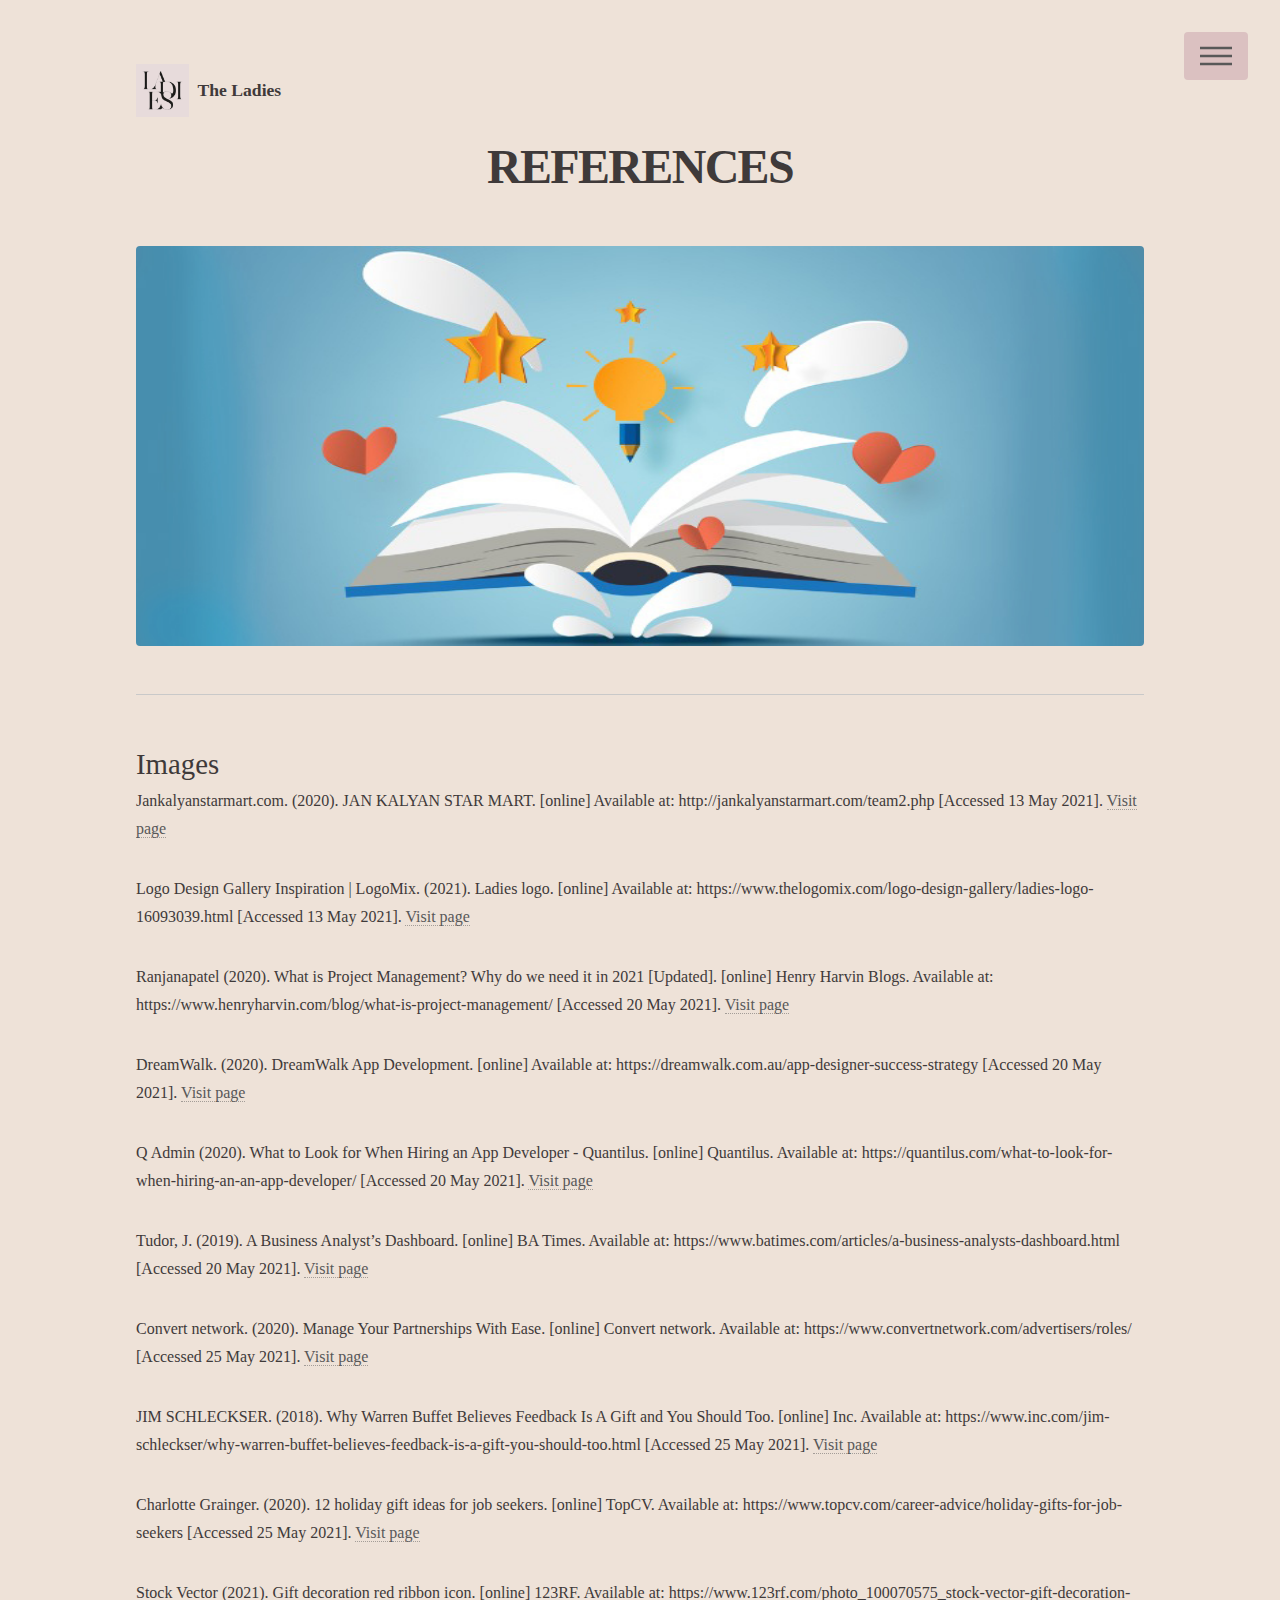
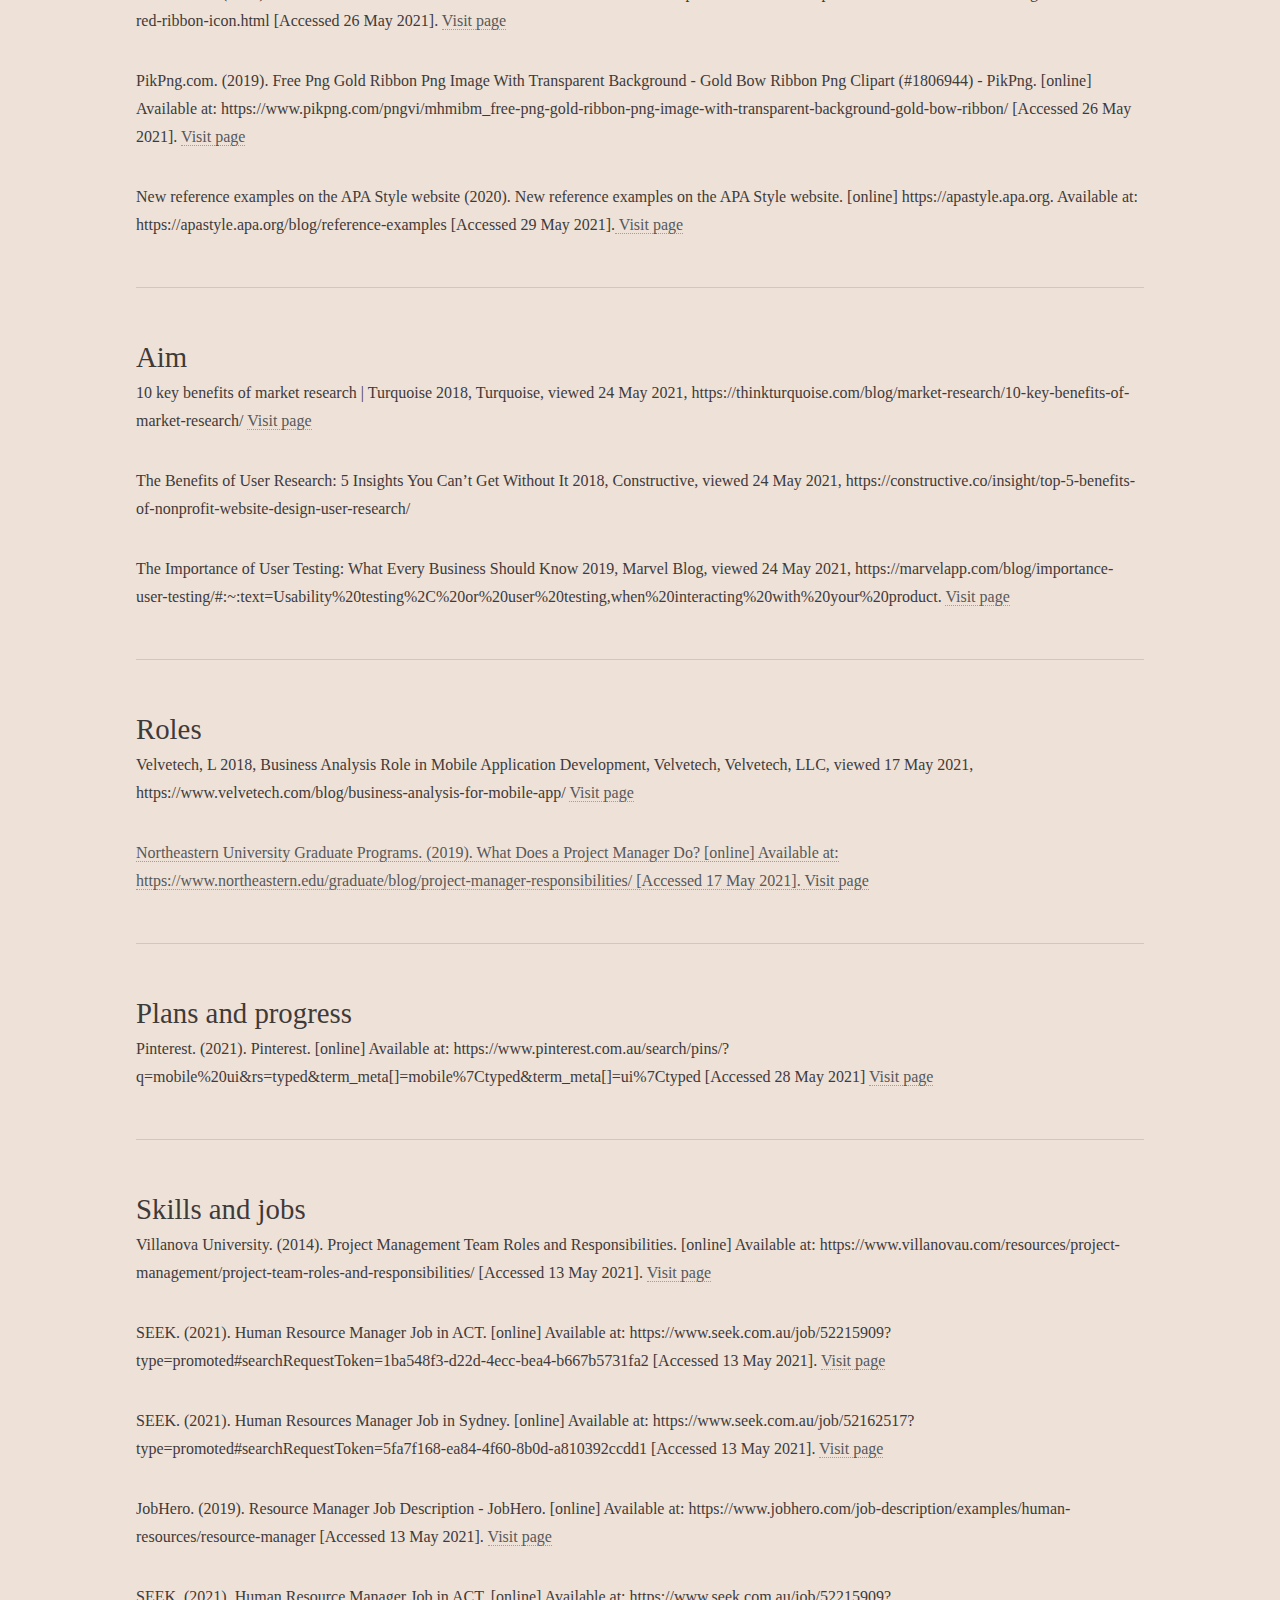
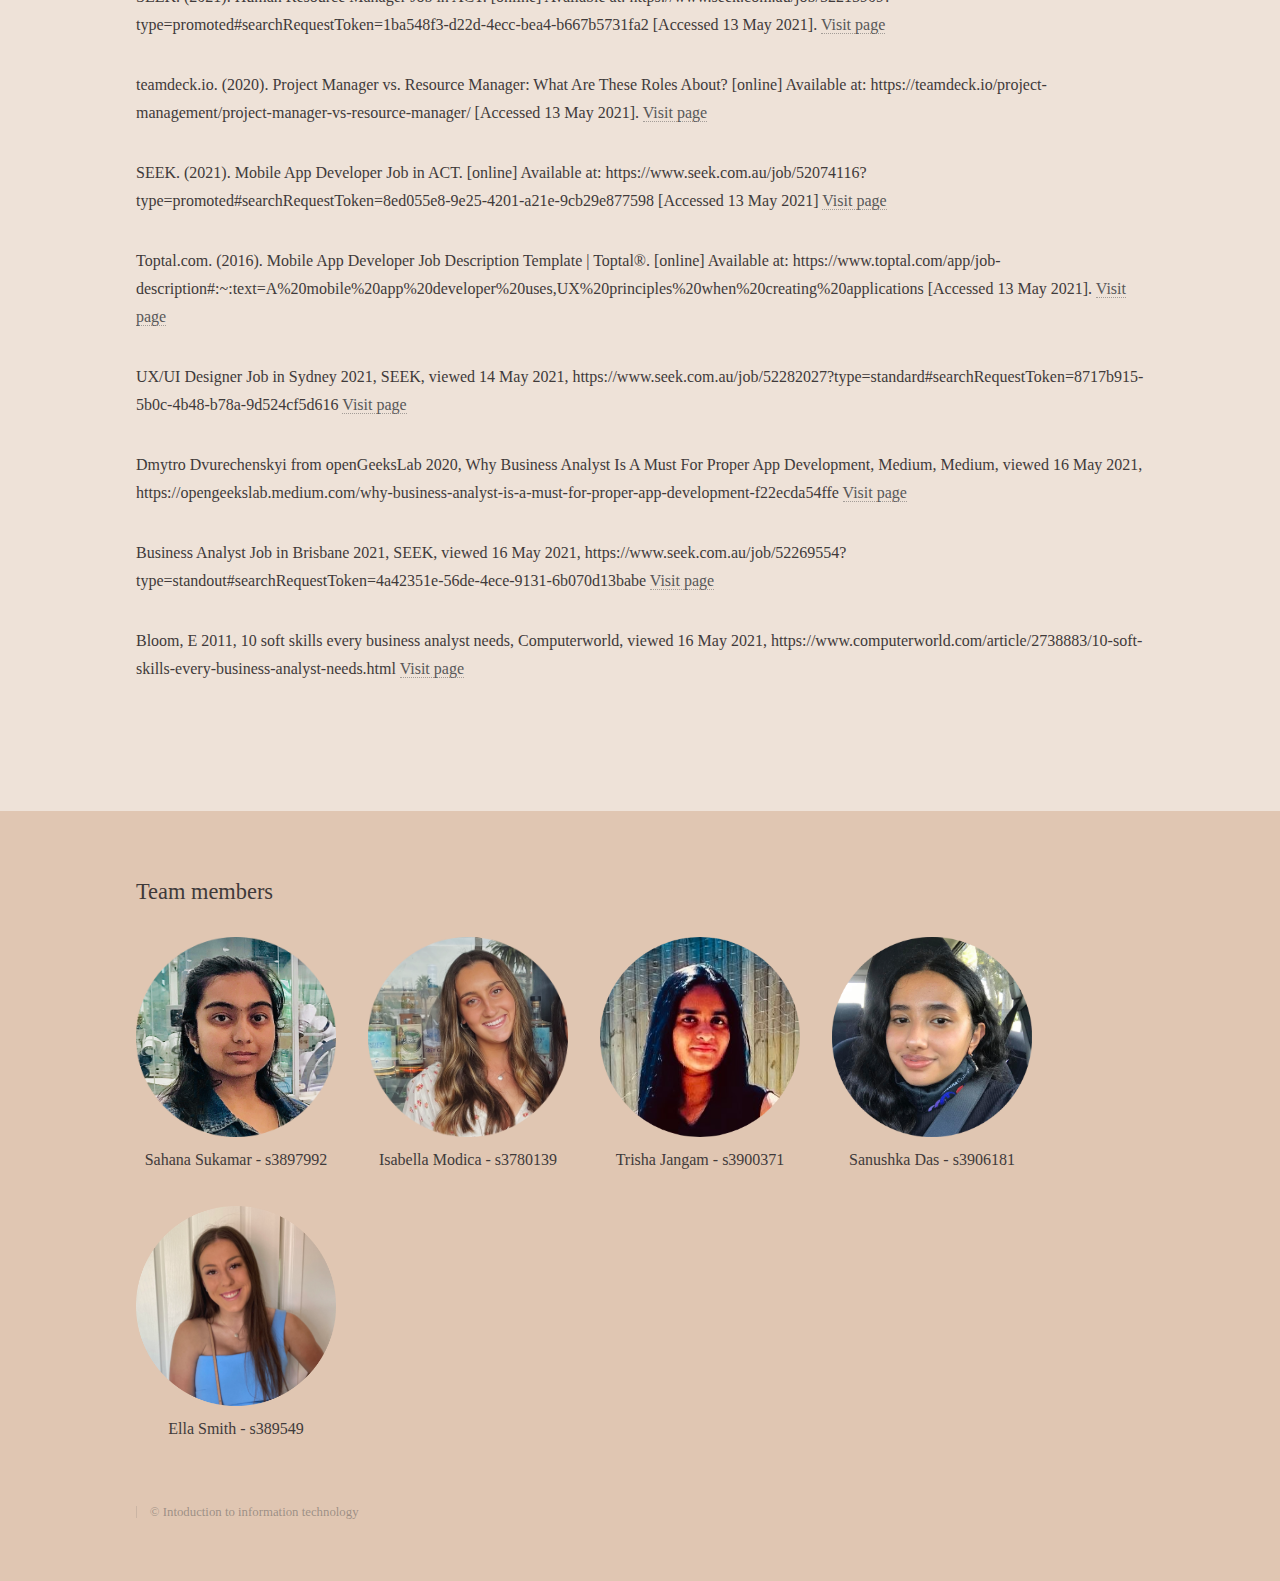
<file: References.html>
<!DOCTYPE HTML>

<html>
	<head>
		<title>References | Our IT world</title>
		<meta charset="utf-8" />
		<meta name="viewport" content="width=device-width, initial-scale=1, user-scalable=no" />
		<link rel="stylesheet" href="assets/css/main.css" />
		<noscript><link rel="stylesheet" href="assets/css/noscript.css" /></noscript>
	</head>
	<body class="is-preload">
		<!-- Wrapper -->
			<div id="wrapper">

				<!-- Header -->
				<header id="header">
					<div class="inner">

					<!-- Logo -->
					<a href="index.html" class="logo">
						<span class="symbol"><img src="images/icon.png" alt="" /></span><span class="title">The Ladies</span>
					</a>

						<!-- Nav -->
							<nav>
								<ul>
									<li><a href="#menu">Menu</a></li>
								</ul>
							</nav>

					</div>
				</header>

			<!-- Menu -->
			<nav id="menu">
				<h2>Menu</h2>
				<br>
				<img src="images/icon.png" width="100" height="100">
				<br>
				<br>
				<ul>
					<li><a href="index.html">Home</a></li>
                       		 	<li><a href="Team_Profile.html">Team Profile</a></li>
                        		<li><a href="Project.html">Project</a></li>
                        		<li><a href="Skills_and_Jobs.html">Skills & Jobs</a></li>
                        		<li><a href="Group_Reflection.html">Group Reflection</a></li>
                        		<li><a href="Tools.html">Tools</a></li>
                        		<li><a href="References.html">References</a></li>
				</ul>
			</nav>

				<!-- Main -->
					<div id="main">
						<div class="inner">
							<h1>REFERENCES</h1>
							<span class="image main"><img src="images/Reference.jpeg" width="500" height="400" alt="" /></span>
							
							<hr class="major" />
							<h2>Images</h2>
							<p>Jankalyanstarmart.com. (2020). JAN KALYAN STAR MART. [online] Available at: http://jankalyanstarmart.com/team2.php [Accessed 13 May 2021].
<a href='http://jankalyanstarmart.com/team2.php'>Visit page</a>							</p>
<p>Logo Design Gallery Inspiration | LogoMix. (2021). Ladies logo. [online] Available at: https://www.thelogomix.com/logo-design-gallery/ladies-logo-16093039.html [Accessed 13 May 2021].
<a href='https://www.facebook.com/Searching-For-Job-100486621724845/'>Visit page</a></p>
<p>Ranjanapatel (2020). What is Project Management? Why do we need it in 2021 [Updated]. [online] Henry Harvin Blogs. Available at: https://www.henryharvin.com/blog/what-is-project-management/ [Accessed 20 May 2021]. <a href='https://www.henryharvin.com/blog/what-is-project-management/'>Visit page</a></p>
<p>DreamWalk. (2020). DreamWalk App Development. [online] Available at: https://dreamwalk.com.au/app-designer-success-strategy [Accessed 20 May 2021].
<a href='https://dreamwalk.com.au/app-designer-success-strategy'>Visit page</a></p>
<p>Q Admin (2020). What to Look for When Hiring an App Developer - Quantilus. [online] Quantilus. Available at: https://quantilus.com/what-to-look-for-when-hiring-an-an-app-developer/ [Accessed 20 May 2021]. 
<a href='https://quantilus.com/what-to-look-for-when-hiring-an-an-app-developer/'>Visit page</a></p>
<p>Tudor, J. (2019). A Business Analyst’s Dashboard. [online] BA Times. Available at: https://www.batimes.com/articles/a-business-analysts-dashboard.html [Accessed 20 May 2021].
<a href='https://www.batimes.com/articles/a-business-analysts-dashboard.html'>Visit page</a></p>
<p>Convert network. (2020). Manage Your Partnerships With Ease. [online] Convert network.  Available at: https://www.convertnetwork.com/advertisers/roles/ [Accessed 25 May 2021].
<a href='https://www.convertnetwork.com/advertisers/roles/'>Visit page</a></p>
<p>JIM SCHLECKSER. (2018). Why Warren Buffet Believes Feedback Is A Gift and You Should Too. [online] Inc. Available at: https://www.inc.com/jim-schleckser/why-warren-buffet-believes-feedback-is-a-gift-you-should-too.html [Accessed 25 May 2021].
<a href='https://www.inc.com/jim-schleckser/why-warren-buffet-believes-feedback-is-a-gift-you-should-too.html'>Visit page</a></p>
<p>Charlotte Grainger. (2020). 12 holiday gift ideas for job seekers. [online] TopCV. Available at: https://www.topcv.com/career-advice/holiday-gifts-for-job-seekers [Accessed 25 May 2021].
<a href='https://www.topcv.com/career-advice/holiday-gifts-for-job-seekers'>Visit page</a></p>
<p>Stock Vector (2021). Gift decoration red ribbon icon. [online] 123RF. Available at: https://www.123rf.com/photo_100070575_stock-vector-gift-decoration-red-ribbon-icon.html [Accessed 26 May 2021]. 
<a href='https://www.123rf.com/photo_100070575_stock-vector-gift-decoration-red-ribbon-icon.html '>Visit page</a></p>
<p>PikPng.com. (2019). Free Png Gold Ribbon Png Image With Transparent Background - Gold Bow Ribbon Png Clipart (#1806944) - PikPng. [online] Available at: https://www.pikpng.com/pngvi/mhmibm_free-png-gold-ribbon-png-image-with-transparent-background-gold-bow-ribbon/ [Accessed 26 May 2021].
<a href='https://www.pikpng.com/pngvi/mhmibm_free-png-gold-ribbon-png-image-with-transparent-background-gold-bow-ribbon/'>Visit page</a></p>

<p>New reference examples on the APA Style website (2020). New reference examples on the APA Style website. [online] https://apastyle.apa.org. Available at: https://apastyle.apa.org/blog/reference-examples [Accessed 29 May 2021].<a href='https://apastyle.apa.org/blog/reference-examples'> Visit page</a></p>

<hr class="major" />
<h2>Aim</h2>
<p>10 key benefits of market research | Turquoise 2018, Turquoise, viewed 24 May 2021, https://thinkturquoise.com/blog/market-research/10-key-benefits-of-market-research/
<a href='https://thinkturquoise.com/blog/market-research/10-key-benefits-of-market-research/'>Visit page</a></p>
<p>The Benefits of User Research: 5 Insights You Can’t Get Without It 2018, Constructive, viewed 24 May 2021, https://constructive.co/insight/top-5-benefits-of-nonprofit-website-design-user-research/
<a href='https://constructive.co/insight/top-5-benefits-of-nonprofit-website-design-user-research/'></a>
</p>
<p>The Importance of User Testing: What Every Business Should Know 2019, Marvel Blog, viewed 24 May 2021, https://marvelapp.com/blog/importance-user-testing/#:~:text=Usability%20testing%2C%20or%20user%20testing,when%20interacting%20with%20your%20product.
<a href='https://marvelapp.com/blog/importance-user-testing/#:~:text=Usability%20testing%2C%20or%20user%20testing,when%20interacting%20with%20your%20product.
'>Visit page</a></p>
<hr class="major" />
<h2>Roles</h2>
<p>Velvetech, L 2018, Business Analysis Role in Mobile Application Development, Velvetech, Velvetech, LLC, viewed 17 May 2021, https://www.velvetech.com/blog/business-analysis-for-mobile-app/
<a href='https://www.velvetech.com/blog/business-analysis-for-mobile-app/'>Visit page</p>
<p>Northeastern University Graduate Programs. (2019). What Does a Project Manager Do? [online] Available at: https://www.northeastern.edu/graduate/blog/project-manager-responsibilities/ [Accessed 17 May 2021]. <a href='https://www.northeastern.edu/graduate/blog/project-manager-responsibilities/'>Visit page</a></p>
<hr class="major" />
<h2>Plans and progress</h2>
<p>Pinterest. (2021). Pinterest. [online] Available at: https://www.pinterest.com.au/search/pins/?q=mobile%20ui&rs=typed&term_meta[]=mobile%7Ctyped&term_meta[]=ui%7Ctyped [Accessed 28 May 2021]
<a href='https://www.pinterest.com.au/search/pins/?q=mobile%20ui&rs=typed&term_meta[]=mobile%7Ctyped&term_meta[]=ui%7Ctyped'>Visit page</a></p>						
<hr class="major" />
<h2>Skills and jobs</h2>
<p>Villanova University. (2014). Project Management Team Roles and Responsibilities. [online] Available at: https://www.villanovau.com/resources/project-management/project-team-roles-and-responsibilities/ [Accessed 13 May 2021].
<a href='https://www.villanovau.com/resources/project-management/project-team-roles-and-responsibilities/'>Visit page</a></p>	
<p>SEEK. (2021). Human Resource Manager Job in ACT. [online] Available at: https://www.seek.com.au/job/52215909?type=promoted#searchRequestToken=1ba548f3-d22d-4ecc-bea4-b667b5731fa2 [Accessed 13 May 2021].
<a href='https://www.seek.com.au/job/52215909?type=promoted#searchRequestToken=1ba548f3-d22d-4ecc-bea4-b667b5731fa2'>Visit page</a></p>	
<p>SEEK. (2021). Human Resources Manager Job in Sydney. [online] Available at: https://www.seek.com.au/job/52162517?type=promoted#searchRequestToken=5fa7f168-ea84-4f60-8b0d-a810392ccdd1 [Accessed 13 May 2021].
<a href='https://www.seek.com.au/job/52162517?type=promoted#searchRequestToken=5fa7f168-ea84-4f60-8b0d-a810392ccdd1'>Visit page</a></p>	
<p>JobHero. (2019). Resource Manager Job Description - JobHero. [online] Available at: https://www.jobhero.com/job-description/examples/human-resources/resource-manager [Accessed 13 May 2021].
<a href='https://www.jobhero.com/job-description/examples/human-resources/resource-manager'>Visit page</a></p>	
<p>SEEK. (2021). Human Resource Manager Job in ACT. [online] Available at: https://www.seek.com.au/job/52215909?type=promoted#searchRequestToken=1ba548f3-d22d-4ecc-bea4-b667b5731fa2 [Accessed 13 May 2021].
<a href='https://www.seek.com.au/job/52215909?type=promoted#searchRequestToken=1ba548f3-d22d-4ecc-bea4-b667b5731fa2'>Visit page</a></p>
<p>teamdeck.io. (2020). Project Manager vs. Resource Manager: What Are These Roles About? [online] Available at: https://teamdeck.io/project-management/project-manager-vs-resource-manager/ [Accessed 13 May 2021].
<a href='https://teamdeck.io/project-management/project-manager-vs-resource-manager/'>Visit page</a>
</p>
<p>SEEK. (2021). Mobile App Developer Job in ACT. [online] Available at: https://www.seek.com.au/job/52074116?type=promoted#searchRequestToken=8ed055e8-9e25-4201-a21e-9cb29e877598 [Accessed 13 May 2021]
<a href='https://www.seek.com.au/job/52074116?type=promoted#searchRequestToken=8ed055e8-9e25-4201-a21e-9cb29e877598'>Visit page</a></p>
<p>Toptal.com. (2016). Mobile App Developer Job Description Template | Toptal®. [online] Available at: https://www.toptal.com/app/job-description#:~:text=A%20mobile%20app%20developer%20uses,UX%20principles%20when%20creating%20applications [Accessed 13 May 2021].
<a href='https://www.toptal.com/app/job-description#:~:text=A%20mobile%20app%20developer%20uses,UX%20principles%20when%20creating%20applications'>Visit page</a></p>
<p>UX/UI Designer Job in Sydney 2021, SEEK, viewed 14 May 2021, https://www.seek.com.au/job/52282027?type=standard#searchRequestToken=8717b915-5b0c-4b48-b78a-9d524cf5d616 <a href='https://www.seek.com.au/job/52282027?type=standard#searchRequestToken=8717b915-5b0c-4b48-b78a-9d524cf5d616'>Visit page</a></p>
<p>Dmytro Dvurechenskyi from openGeeksLab 2020, Why Business Analyst Is A Must For Proper App Development, Medium, Medium, viewed 16 May 2021, https://opengeekslab.medium.com/why-business-analyst-is-a-must-for-proper-app-development-f22ecda54ffe
<a href='https://opengeekslab.medium.com/why-business-analyst-is-a-must-for-proper-app-development-f22ecda54ffe'>Visit page</a></p>
<p>‌Business Analyst Job in Brisbane 2021, SEEK, viewed 16 May 2021, https://www.seek.com.au/job/52269554?type=standout#searchRequestToken=4a42351e-56de-4ece-9131-6b070d13babe
<a href='https://www.seek.com.au/job/52269554?type=standout#searchRequestToken=4a42351e-56de-4ece-9131-6b070d13babe'>Visit page</a></p>
<p>Bloom, E 2011, 10 soft skills every business analyst needs, Computerworld, viewed 16 May 2021, https://www.computerworld.com/article/2738883/10-soft-skills-every-business-analyst-needs.html
<a href='https://www.computerworld.com/article/2738883/10-soft-skills-every-business-analyst-needs.html'>Visit page</a>
</p>
						</div>
					</div>

				<!-- Footer -->
                <footer id="footer">
                    <div class="inner">
                        <section>
                            <h3>Team members</h3>
                            <br>
                        <div class="row">
                        <p style="font-size: 16px; text-align: center;">
                            <img src="images/Sahana.png" width="200" height="200">
                            <br>
                            Sahana Sukamar - s3897992 
                        </p>
                        <p style="font-size: 16px; text-align: center;">
                            <img src="images/isabella.png" width="200" height="200">
                            <br>
                            Isabella Modica - s3780139  
                        </p>
                        <p style="font-size: 16px; text-align: center;">
                            <img src="images/trisha.png" width="200" height="200">
                            <br>
                            Trisha Jangam - s3900371
                        </p>
                        <p style="font-size: 16px; text-align: center;">
                            <img src="images/sanushka.png" width="200" height="200">
                            <br>
                            Sanushka Das - s3906181
                        </p>
                        <p style="font-size: 16px; text-align: center;">
                            <img src="images/ella.png" width="200" height="200">
                            <br>
                            Ella Smith - s389549 
                        </p>
                        </div>
                        </section>
                        <ul class="copyright">
                            <li>&copy; Intoduction to information technology</li>
                        </ul> 
                    </div>
                </footer>

			</div>

		<!-- Scripts -->
			<script src="assets/js/jquery.min.js"></script>
			<script src="assets/js/browser.min.js"></script>
			<script src="assets/js/breakpoints.min.js"></script>
			<script src="assets/js/util.js"></script>
			<script src="assets/js/main.js"></script>

	</body>
</html>
</file>
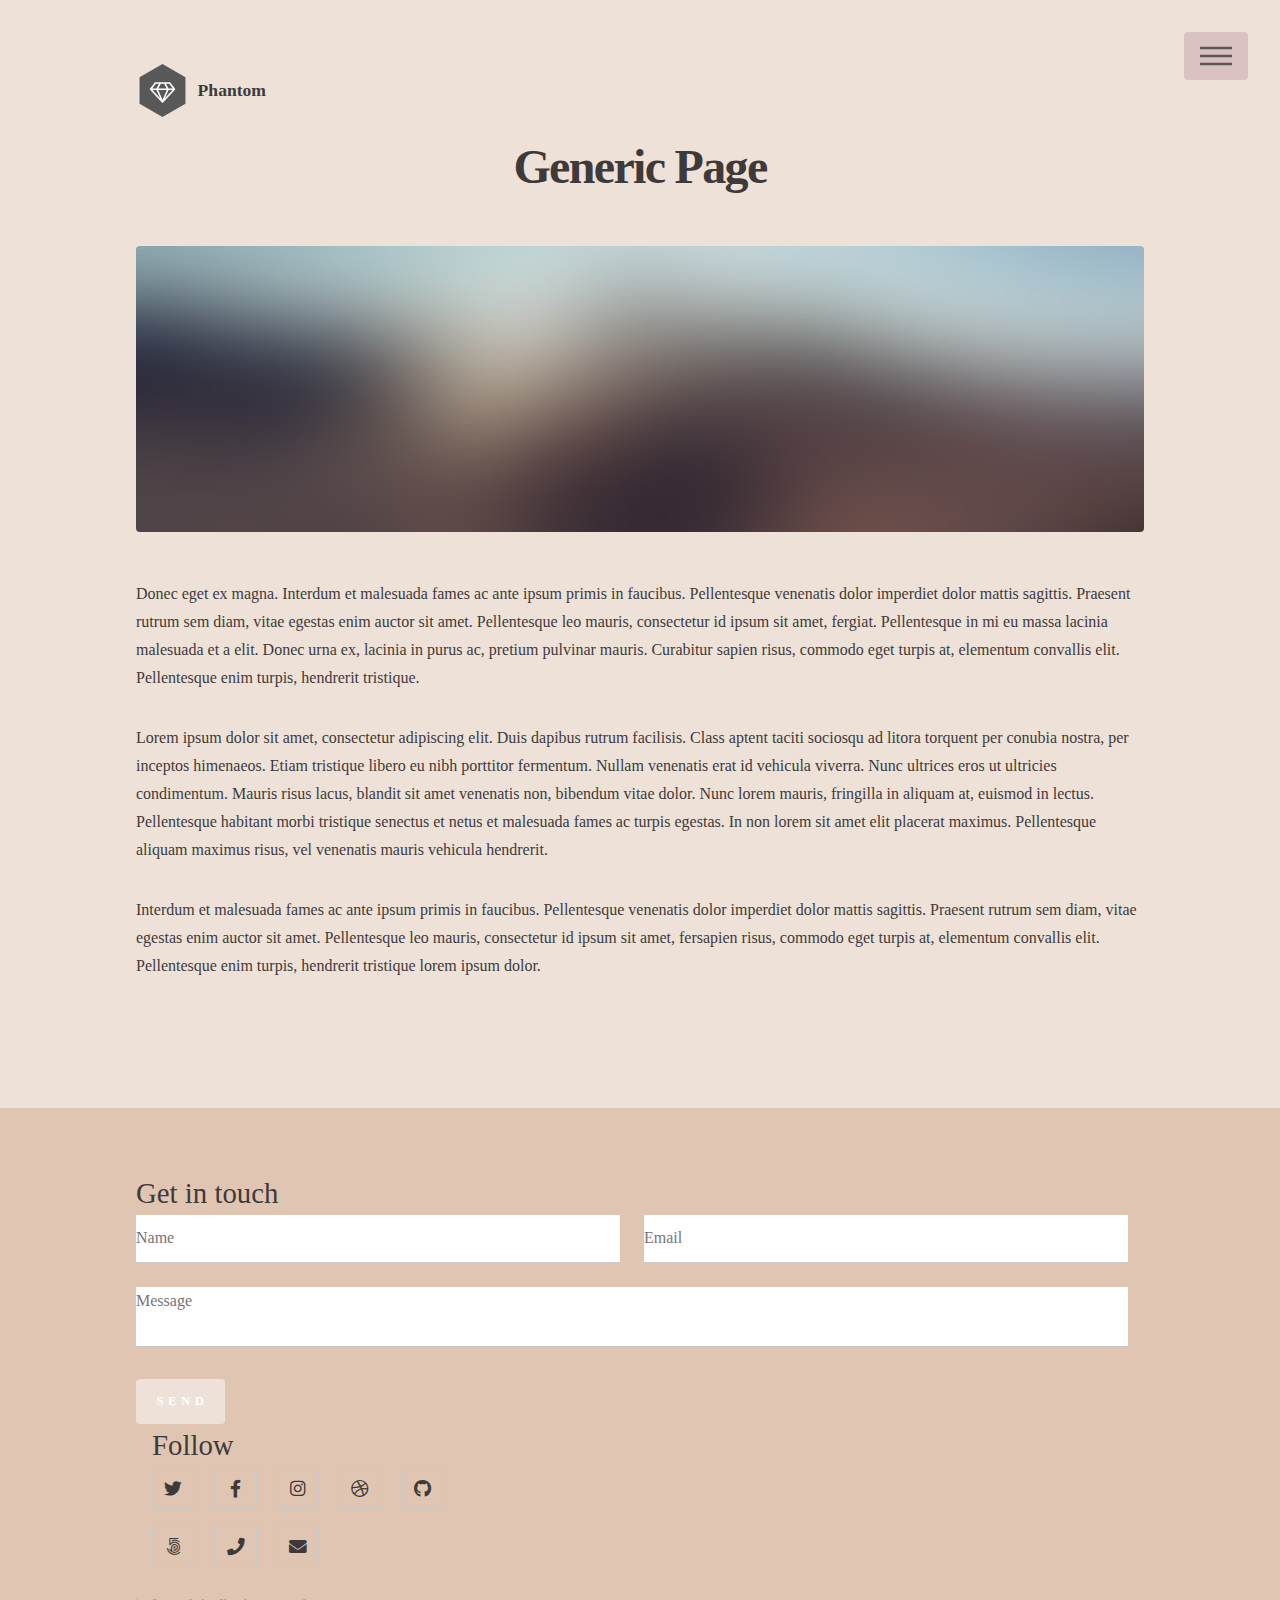
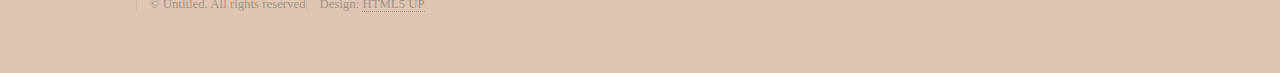
<file: Skills_and_jobs.html>
<!DOCTYPE HTML>
<!--
	Phantom by HTML5 UP
	html5up.net | @ajlkn
	Free for personal and commercial use under the CCA 3.0 license (html5up.net/license)
-->
<html>
	<head>
		<title>Skills and jobs | Our IT world</title>
		<meta charset="utf-8" />
		<meta name="viewport" content="width=device-width, initial-scale=1, user-scalable=no" />
		<link rel="stylesheet" href="assets/css/main.css" />
		<noscript><link rel="stylesheet" href="assets/css/noscript.css" /></noscript>
	</head>
	<body class="is-preload">
		<!-- Wrapper -->
			<div id="wrapper">

				<!-- Header -->
					<header id="header">
						<div class="inner">

							<!-- Logo -->
								<a href="index.html" class="logo">
									<span class="symbol"><img src="images/logo.svg" alt="" /></span><span class="title">Phantom</span>
								</a>

							<!-- Nav -->
								<nav>
									<ul>
										<li><a href="#menu">Menu</a></li>
									</ul>
								</nav>

						</div>
					</header>

				<!-- Menu -->
					<nav id="menu">
						<h2>Menu</h2>
						<ul>
							<li><a href="index.html">Home</a></li>
							<li><a href="generic.html">Ipsum veroeros</a></li>
							<li><a href="generic.html">Tempus etiam</a></li>
							<li><a href="generic.html">Consequat dolor</a></li>
							<li><a href="elements.html">Elements</a></li>
						</ul>
					</nav>

				<!-- Main -->
					<div id="main">
						<div class="inner">
							<h1>Generic Page</h1>
							<span class="image main"><img src="images/pic13.jpg" alt="" /></span>
							<p>Donec eget ex magna. Interdum et malesuada fames ac ante ipsum primis in faucibus. Pellentesque venenatis dolor imperdiet dolor mattis sagittis. Praesent rutrum sem diam, vitae egestas enim auctor sit amet. Pellentesque leo mauris, consectetur id ipsum sit amet, fergiat. Pellentesque in mi eu massa lacinia malesuada et a elit. Donec urna ex, lacinia in purus ac, pretium pulvinar mauris. Curabitur sapien risus, commodo eget turpis at, elementum convallis elit. Pellentesque enim turpis, hendrerit tristique.</p>
							<p>Lorem ipsum dolor sit amet, consectetur adipiscing elit. Duis dapibus rutrum facilisis. Class aptent taciti sociosqu ad litora torquent per conubia nostra, per inceptos himenaeos. Etiam tristique libero eu nibh porttitor fermentum. Nullam venenatis erat id vehicula viverra. Nunc ultrices eros ut ultricies condimentum. Mauris risus lacus, blandit sit amet venenatis non, bibendum vitae dolor. Nunc lorem mauris, fringilla in aliquam at, euismod in lectus. Pellentesque habitant morbi tristique senectus et netus et malesuada fames ac turpis egestas. In non lorem sit amet elit placerat maximus. Pellentesque aliquam maximus risus, vel venenatis mauris vehicula hendrerit.</p>
							<p>Interdum et malesuada fames ac ante ipsum primis in faucibus. Pellentesque venenatis dolor imperdiet dolor mattis sagittis. Praesent rutrum sem diam, vitae egestas enim auctor sit amet. Pellentesque leo mauris, consectetur id ipsum sit amet, fersapien risus, commodo eget turpis at, elementum convallis elit. Pellentesque enim turpis, hendrerit tristique lorem ipsum dolor.</p>
						</div>
					</div>

				<!-- Footer -->
					<footer id="footer">
						<div class="inner">
							<section>
								<h2>Get in touch</h2>
								<form method="post" action="#">
									<div class="fields">
										<div class="field half">
											<input type="text" name="name" id="name" placeholder="Name" />
										</div>
										<div class="field half">
											<input type="email" name="email" id="email" placeholder="Email" />
										</div>
										<div class="field">
											<textarea name="message" id="message" placeholder="Message"></textarea>
										</div>
									</div>
									<ul class="actions">
										<li><input type="submit" value="Send" class="primary" /></li>
									</ul>
								</form>
							</section>
							<section>
								<h2>Follow</h2>
								<ul class="icons">
									<li><a href="#" class="icon brands style2 fa-twitter"><span class="label">Twitter</span></a></li>
									<li><a href="#" class="icon brands style2 fa-facebook-f"><span class="label">Facebook</span></a></li>
									<li><a href="#" class="icon brands style2 fa-instagram"><span class="label">Instagram</span></a></li>
									<li><a href="#" class="icon brands style2 fa-dribbble"><span class="label">Dribbble</span></a></li>
									<li><a href="#" class="icon brands style2 fa-github"><span class="label">GitHub</span></a></li>
									<li><a href="#" class="icon brands style2 fa-500px"><span class="label">500px</span></a></li>
									<li><a href="#" class="icon solid style2 fa-phone"><span class="label">Phone</span></a></li>
									<li><a href="#" class="icon solid style2 fa-envelope"><span class="label">Email</span></a></li>
								</ul>
							</section>
							<ul class="copyright">
								<li>&copy; Untitled. All rights reserved</li><li>Design: <a href="http://html5up.net">HTML5 UP</a></li>
							</ul>
						</div>
					</footer>

			</div>

		<!-- Scripts -->
			<script src="assets/js/jquery.min.js"></script>
			<script src="assets/js/browser.min.js"></script>
			<script src="assets/js/breakpoints.min.js"></script>
			<script src="assets/js/util.js"></script>
			<script src="assets/js/main.js"></script>

	</body>
</html>
</file>
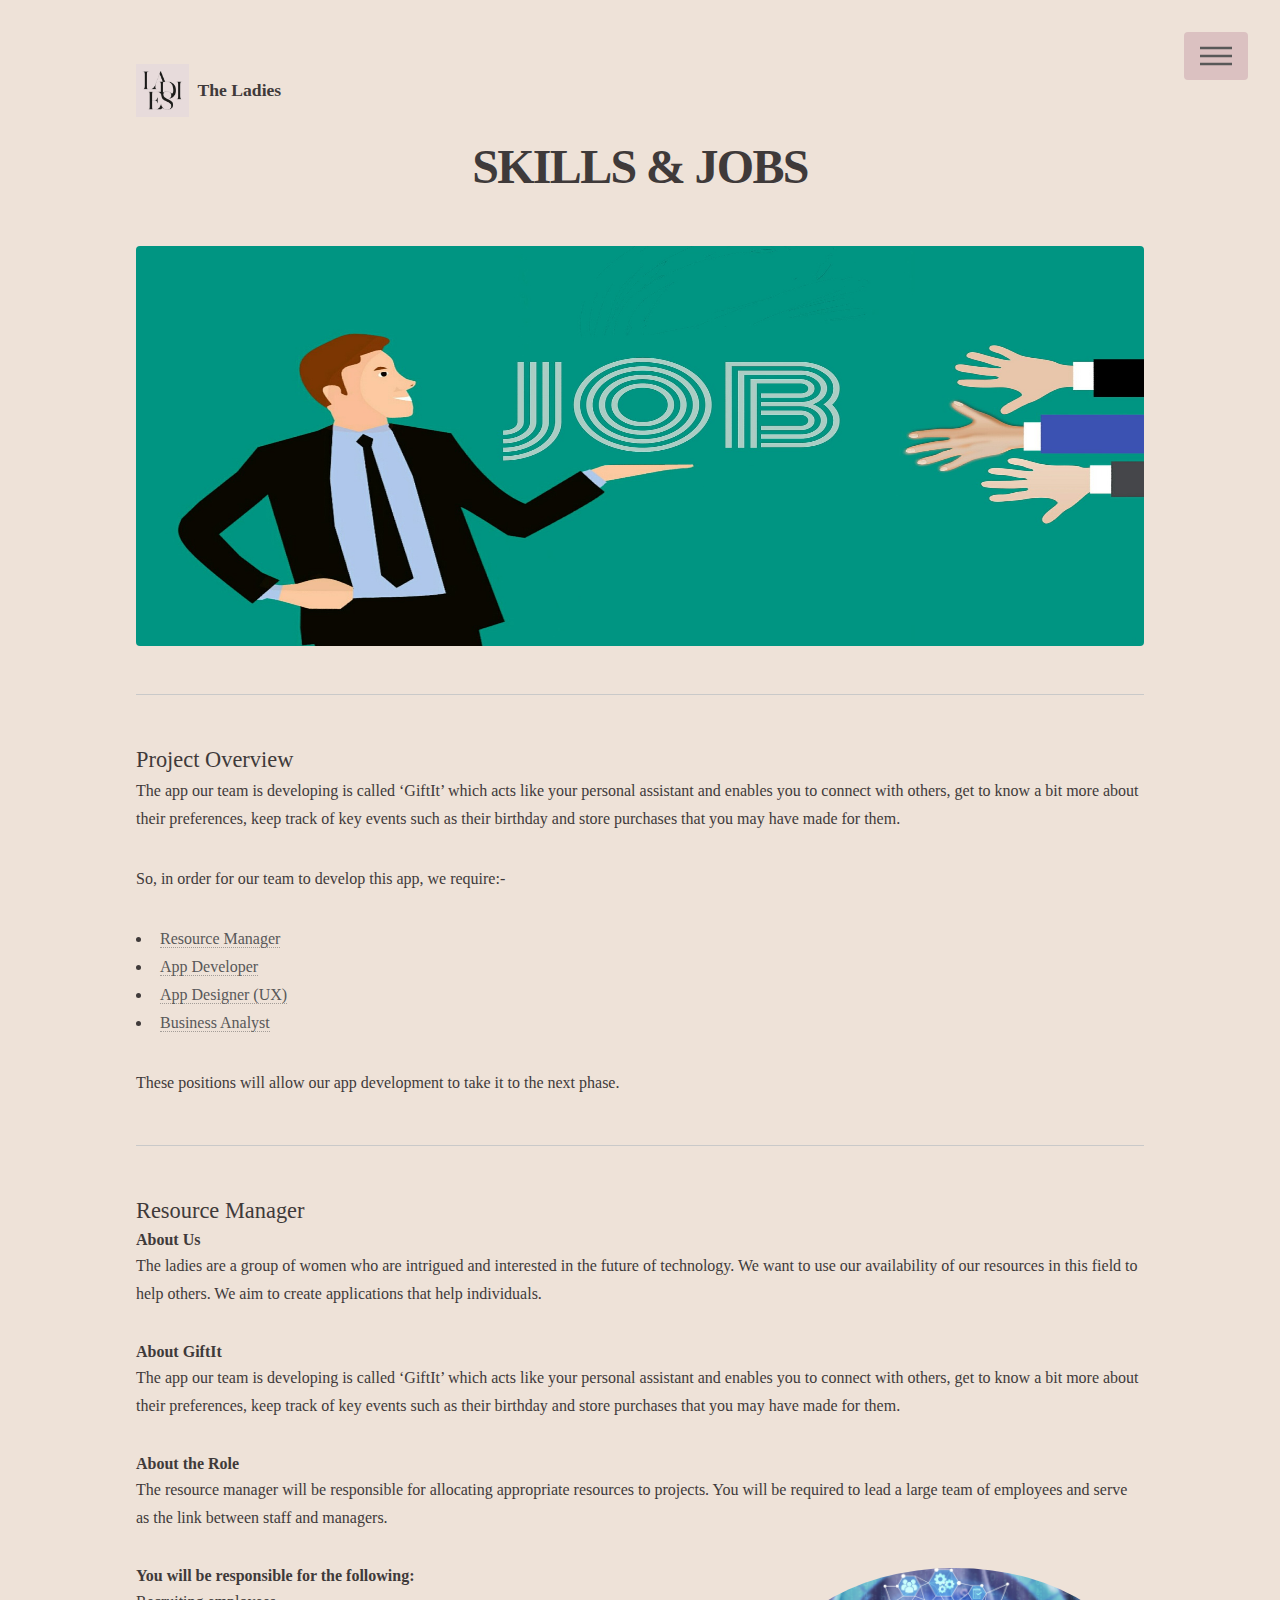
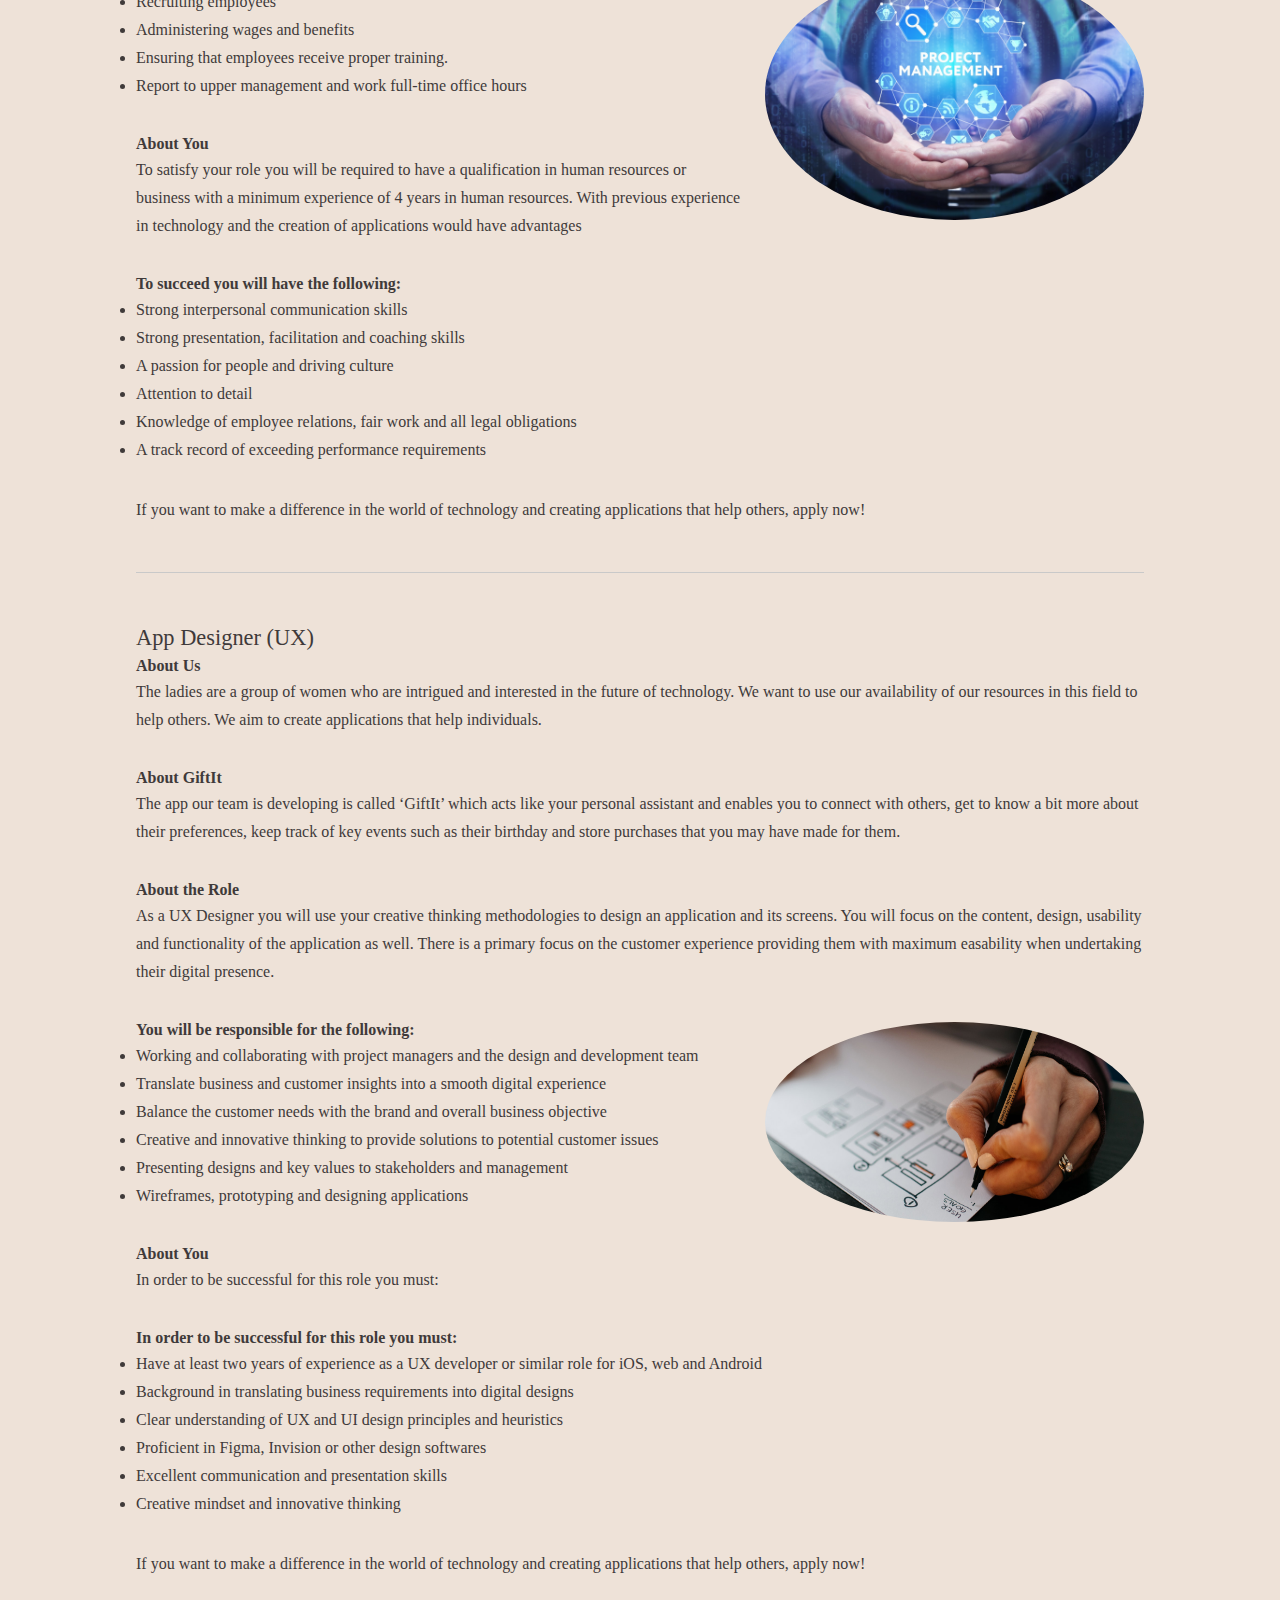
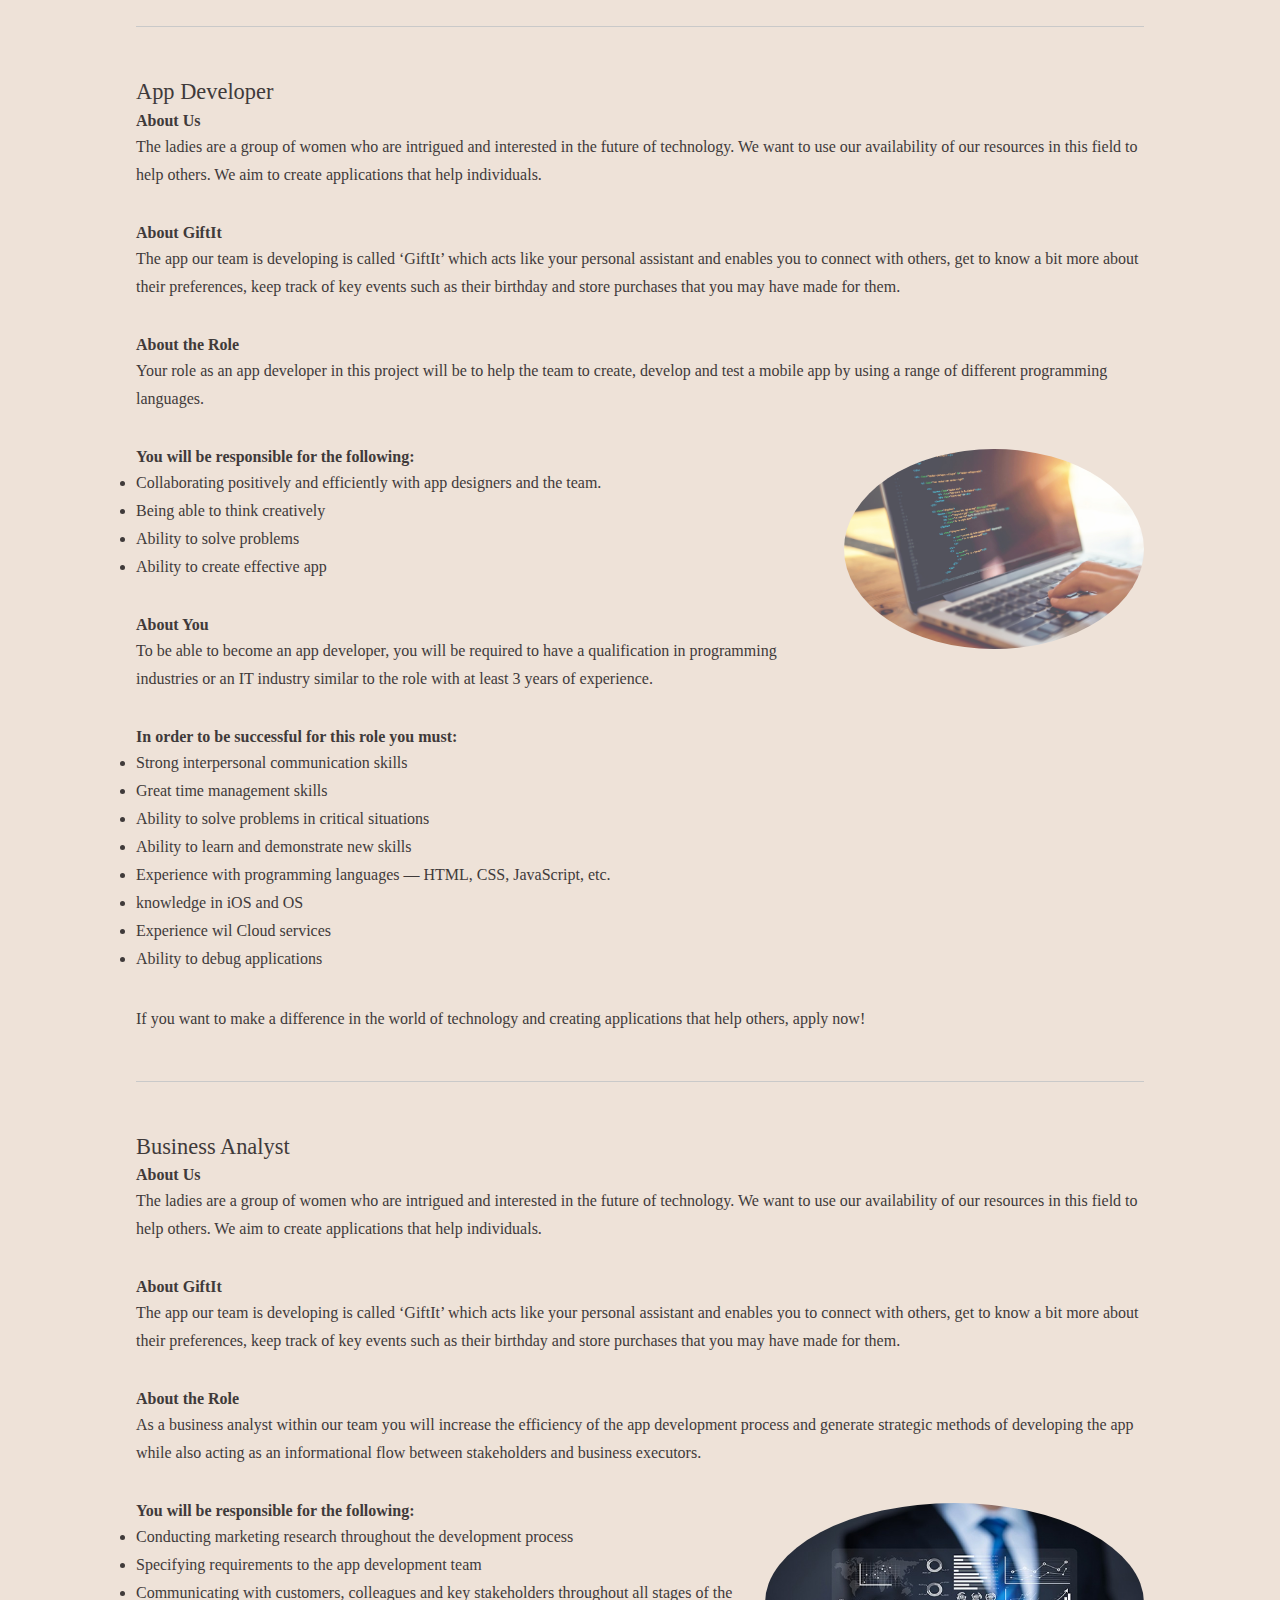
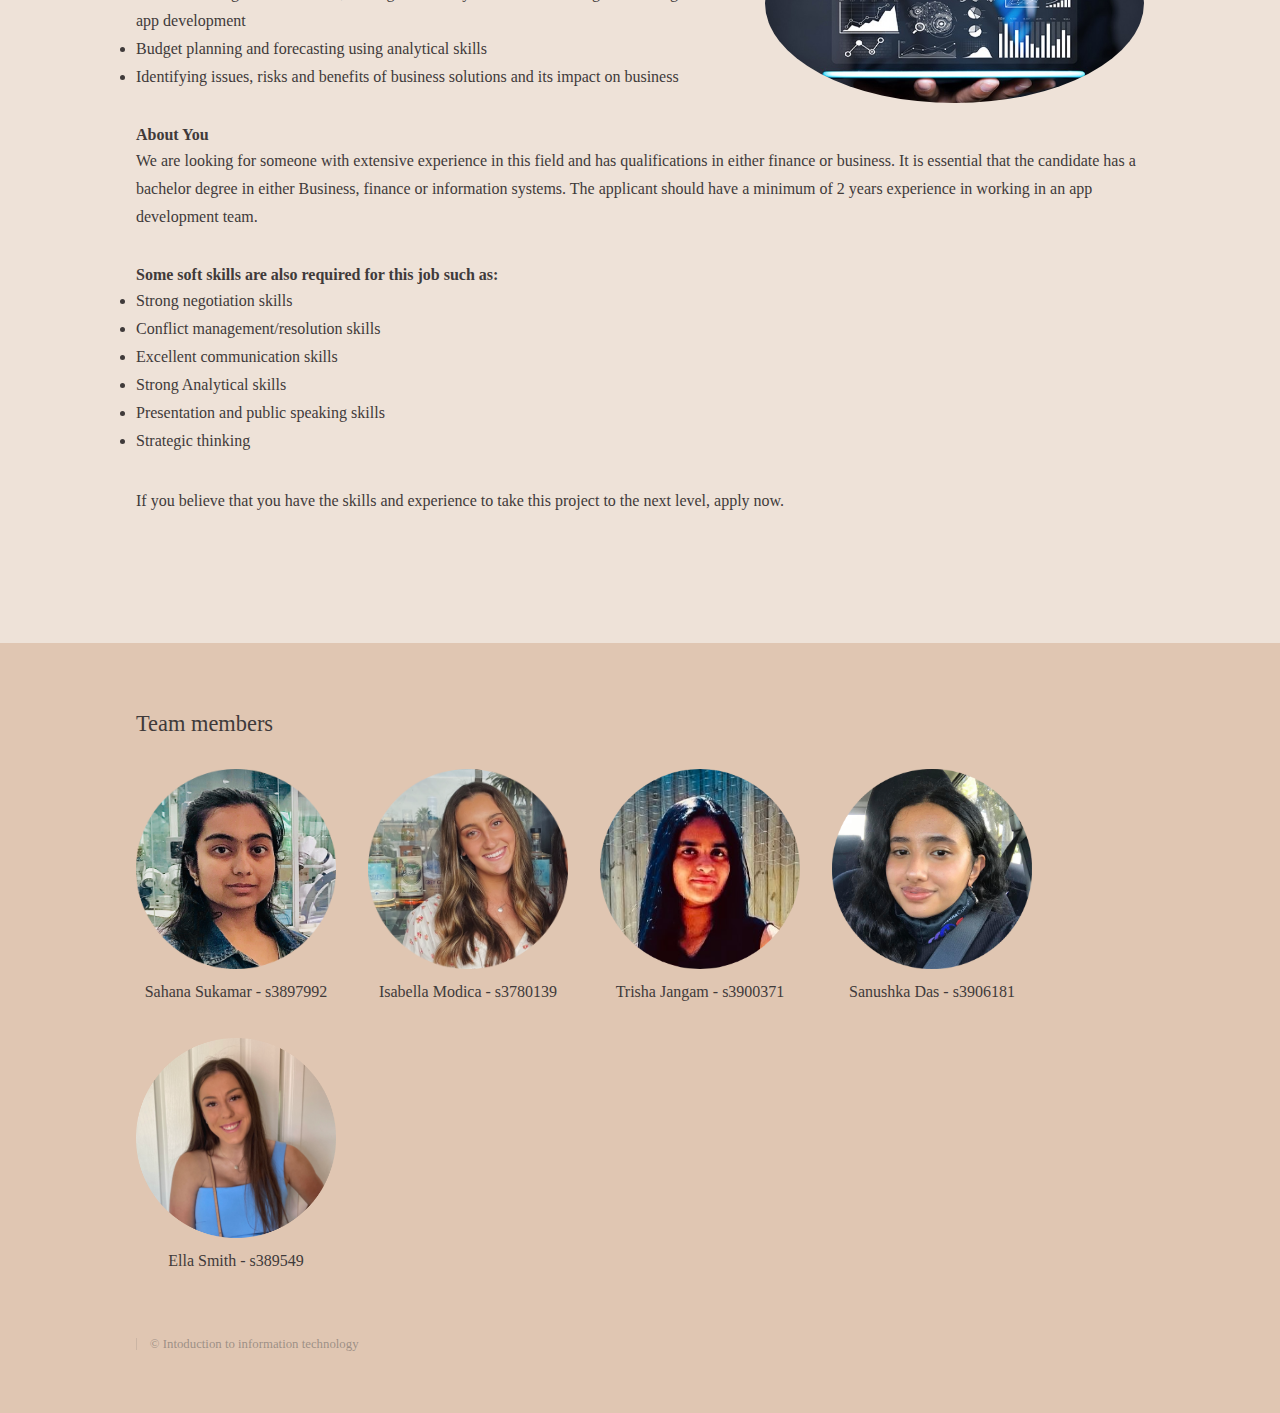
<file: Skills_and_Jobs.html>
<!DOCTYPE HTML>

<html>
	<head>
		<title>Skills & Jobs | Our IT world</title>
		<meta charset="utf-8" />
		<meta name="viewport" content="width=device-width, initial-scale=1, user-scalable=no" />
		<link rel="stylesheet" href="assets/css/main.css" />
		<noscript><link rel="stylesheet" href="assets/css/noscript.css" /></noscript>
	</head>
	<body class="is-preload">
		<!-- Wrapper -->
			<div id="wrapper">

				<!-- Header -->
				<header id="header">
					<div class="inner">

					<!-- Logo -->
					<a href="index.html" class="logo">
						<span class="symbol"><img src="images/icon.png" alt="" /></span><span class="title">The Ladies</span>
					</a>

						<!-- Nav -->
							<nav>
								<ul>
									<li><a href="#menu">Menu</a></li>
								</ul>
							</nav>

					</div>
				</header>

			<!-- Menu -->
			<nav id="menu">
				<h2>Menu</h2>
				<br>
				<img src="images/icon.png" width="100" height="100">
				<br>
				<br>
				<ul>
					<li><a href="index.html">Home</a></li>
					<li><a href="Team_profile.html">Team Profile</a></li>
					<li><a href="Project.html">Project</a></li>
					<li><a href="Skills_and_jobs.html">Skills & Jobs</a></li>
					<li><a href="Group_reflection.html">Group Reflection</a></li>
					<li><a href="Tools.html">Tools</a></li>
					<li><a href="References.html">References</a></li>
				</ul>
			</nav>

				<!-- Main -->
					<div id="main">
						<div class="inner">
							<h1>SKILLS & JOBS</h1>
							<span class="image main"><img src="images/Skills&jobs.jpeg" width="500" height="400" alt="" /></span>
							<hr class="major" />
							<h3>Project Overview</h3>
							<p>
								The app our team is developing is called ‘GiftIt’ which acts like your personal assistant and enables you to connect with others, get to know a bit more about their preferences, keep track of key events such as their birthday and store purchases that you may have made for them.
							</p>
							<p>
								So, in order for our team to develop this app, we require:-
								<ul>
									<li><a href="#Resource Manager">Resource Manager</a></li>
									<li><a href="#App Developer">App Developer</a></li>
									<li><a href="#App Designer (UX)">App Designer (UX)</a></li>
									<li><a href="#Business Analyst">Business Analyst</a></li>
								</ul>
								These positions will allow our app development to take it to the next phase.
							</p>
							<hr class="major" />
							<h3 id="Resource Manager">Resource Manager</h3>
							<h4>About Us</h4>
							<p>
								The ladies are a group of women who are intrigued and interested in the future of technology. We want to use our availability of our resources in this field to help others. We aim to create applications that help individuals.							
							</p>
							<h4>About GiftIt</h4>
							<p>
								The app our team is developing is called ‘GiftIt’ which acts like your personal assistant and enables you to connect with others, get to know a bit more about their preferences, keep track of key events such as their birthday and store purchases that you may have made for them.
							</p>
							<h4>About the Role</h4>
							<p>
								The resource manager will be responsible for allocating appropriate resources to projects. You will be required to lead a large team of employees and serve as the link between staff and managers. 
							</p>
							<span class="image right"><img style="border-radius: 90%;" src="images/RM.jpeg" alt="" /></span>
							<p>
								<h4>You will be responsible for the following:</h4>
									<li>Recruiting employees</li>
									<li>Administering wages and benefits</li>
									<li>Ensuring that employees receive proper training.</l>
									<li>Report to upper management and work full-time office hours</li>
							</p>
							<h4>About You</h4>
							<p>
								To satisfy your role you will be required to have a qualification in human resources or business with a minimum experience of 4 years in human resources. With previous experience in technology and the creation of applications would have advantages
							</p>
							<h4>To succeed you will have the following:</h4>
									<li>Strong interpersonal communication skills</li>
									<li>Strong presentation, facilitation and coaching skills</li>
									<li>A passion for people and driving culture</li>
									<li>Attention to detail</li>
									<li>Knowledge of employee relations, fair work and all legal obligations</li>
									<li>A track record of exceeding performance requirements</li>
							</p>
							<p>
								If you want to make a difference in the world of technology and creating applications that help others, apply now!
							</p>
							
							<hr class="major" />
							<h3 id="App Designer (UX)">App Designer (UX)</h3>
							<h4>About Us</h4>
							<p>
								The ladies are a group of women who are intrigued and interested in the future of technology. We want to use our availability of our resources in this field to help others. We aim to create applications that help individuals.							
							</p>
							<h4>About GiftIt</h4>
							<p>
								The app our team is developing is called ‘GiftIt’ which acts like your personal assistant and enables you to connect with others, get to know a bit more about their preferences, keep track of key events such as their birthday and store purchases that you may have made for them.
							</p>
							<h4>About the Role</h4>
							<p>
								As a UX Designer you will use your creative thinking methodologies to design an application and its screens. You will focus on the content, design, usability and functionality of the application as well. There is a primary focus on the customer experience providing them with maximum easability when undertaking their digital presence. 
							</p>
							<span class="image right"><img style="border-radius: 60%;" src="images/AD.jpeg" height="200" alt="" /></span>
							<h4>You will be responsible for the following:</h4>
									<li>Working and collaborating with project managers and the design and development team</li>
									<li>Translate business and customer insights into a smooth digital experience</li>
									<li>Balance the customer needs with the brand and overall business objective</l>
									<li>Creative and innovative thinking to provide solutions to potential customer issues</li>
									<li>Presenting designs and key values to stakeholders and management</li>
									<li>Wireframes, prototyping and designing applications</li>
							</p>
							<h4>About You</h4>
							<p>
								In order to be successful for this role you must:
							</p>
							<h4>In order to be successful for this role you must:</h4>
									<li>Have at least two years of experience as a UX developer or similar role for iOS, web and Android</li>
									<li>Background in translating business requirements into digital designs</li>
									<li>Clear understanding of UX and UI design principles and heuristics</li>
									<li>Proficient in Figma, Invision or other design softwares</li>
									<li>Excellent communication and presentation skills</li>
									<li>Creative mindset and innovative thinking</li>
							</p>
							<p>
								If you want to make a difference in the world of technology and creating applications that help others, apply now!
							</p>
							
							<hr class="major" />
							<h3 id="App Developer">App Developer</h3>
							<h4>About Us</h4>
							<p>
								The ladies are a group of women who are intrigued and interested in the future of technology. We want to use our availability of our resources in this field to help others. We aim to create applications that help individuals.							
							</p>
							<h4>About GiftIt</h4>
							<p>
								The app our team is developing is called ‘GiftIt’ which acts like your personal assistant and enables you to connect with others, get to know a bit more about their preferences, keep track of key events such as their birthday and store purchases that you may have made for them.
							</p>
							<h4>About the Role</h4>
							<p>
								Your role as an app developer in this project will be to help the team to create, develop and test a mobile app by using a range of different programming languages.
							</p>
							<span class="image right"><img style="border-radius: 60%;" src="images/ADE.jpeg" height="200" alt="" /></span>
							<h4>You will be responsible for the following:</h4>
									<li>Collaborating positively and efficiently with app designers and the team.</li>
									<li>Being able to think creatively </li>
									<li>Ability to solve problems</l>
									<li>Ability to create effective app</li>
							</p>
							<h4>About You</h4>
							<p>
								To be able to become an app developer, you will be required to have a qualification in programming industries or an IT industry similar to the role with at least 3 years of experience. 
								<h4>In order to be successful for this role you must:</h4>
									<li>Strong interpersonal communication skills</li>
									<li>Great time management skills</li>
									<li>Ability to solve problems in critical situations</li>
									<li>Ability to learn and demonstrate new skills</li>
									<li>Experience with programming languages — HTML, CSS, JavaScript, etc.</li>
									<li>knowledge in iOS and OS</li>
									<li>Experience wil Cloud services</li>
									<li>Ability to debug applications</li>
							</p>
							<p>
								If you want to make a difference in the world of technology and creating applications that help others, apply now!  
							</p>
							
							<hr class="major" />
							<h3 id="Business Analyst">Business Analyst</h3>
							<h4>About Us</h4>
							<p>
								The ladies are a group of women who are intrigued and interested in the future of technology. We want to use our availability of our resources in this field to help others. We aim to create applications that help individuals.							
							</p>
							<h4>About GiftIt</h4>
							<p>
								The app our team is developing is called ‘GiftIt’ which acts like your personal assistant and enables you to connect with others, get to know a bit more about their preferences, keep track of key events such as their birthday and store purchases that you may have made for them.
							</p>
							<h4>About the Role</h4>
							<p>
								As a business analyst within our team you will increase the efficiency of the app development process and generate strategic methods of developing the app while also acting as an informational flow between stakeholders and business executors.
							</p>
							<span class="image right"><img style="border-radius: 60%;" src="images/BA.jpeg" height="200" alt="" /></span>
							<h4>You will be responsible for the following:</h4>
									<li>Conducting marketing research throughout the development process</li>
									<li>Specifying requirements to the app development team</li>
									<li>Communicating with customers, colleagues and key stakeholders throughout all stages of the app development</l>
									<li>Budget planning and forecasting using analytical skills</li>
									<li>Identifying issues, risks and benefits of business solutions and its impact on business</li>
							</p>
							<h4>About You</h4>
							<p>
								We are looking for someone with extensive experience in this field and has qualifications in either finance or business. It is essential that the candidate has a bachelor degree in either Business, finance or information systems. The applicant should have a minimum of 2 years experience in working in an app development team. 
							</p>
							<h4>Some soft skills are also required for this job such as:</h4>
									<li>Strong negotiation skills</li>
									<li>Conflict management/resolution skills</li>
									<li>Excellent communication skills</li>
									<li>Strong Analytical skills</li>
									<li>Presentation and public speaking skills</li>
									<li>Strategic thinking</li>
							</p>
							<p>
								If you believe that you have the skills and experience to take this project to the next level, apply now.
							</p>
							
						</div>
					</div>

				<!-- Footer -->
                <footer id="footer">
                    <div class="inner">
                        <section>
                            <h3>Team members</h3>
                            <br>
                        <div class="row">
                        <p style="font-size: 16px; text-align: center;">
                            <img src="images/Sahana.png" width="200" height="200">
                            <br>
                            Sahana Sukamar - s3897992 
                        </p>
                        <p style="font-size: 16px; text-align: center;">
                            <img src="images/isabella.png" width="200" height="200">
                            <br>
                            Isabella Modica - s3780139  
                        </p>
                        <p style="font-size: 16px; text-align: center;">
                            <img src="images/trisha.png" width="200" height="200">
                            <br>
                            Trisha Jangam - s3900371
                        </p>
                        <p style="font-size: 16px; text-align: center;">
                            <img src="images/sanushka.png" width="200" height="200">
                            <br>
                            Sanushka Das - s3906181
                        </p>
                        <p style="font-size: 16px; text-align: center;">
                            <img src="images/ella.png" width="200" height="200">
                            <br>
                            Ella Smith - s389549 
                        </p>
                        </div>
                        </section>
                        <ul class="copyright">
                            <li>&copy; Intoduction to information technology</li>
                        </ul> 
                    </div>
                </footer>

			</div>

		<!-- Scripts -->
			<script src="assets/js/jquery.min.js"></script>
			<script src="assets/js/browser.min.js"></script>
			<script src="assets/js/breakpoints.min.js"></script>
			<script src="assets/js/util.js"></script>
			<script src="assets/js/main.js"></script>

	</body>
</html>
</file>
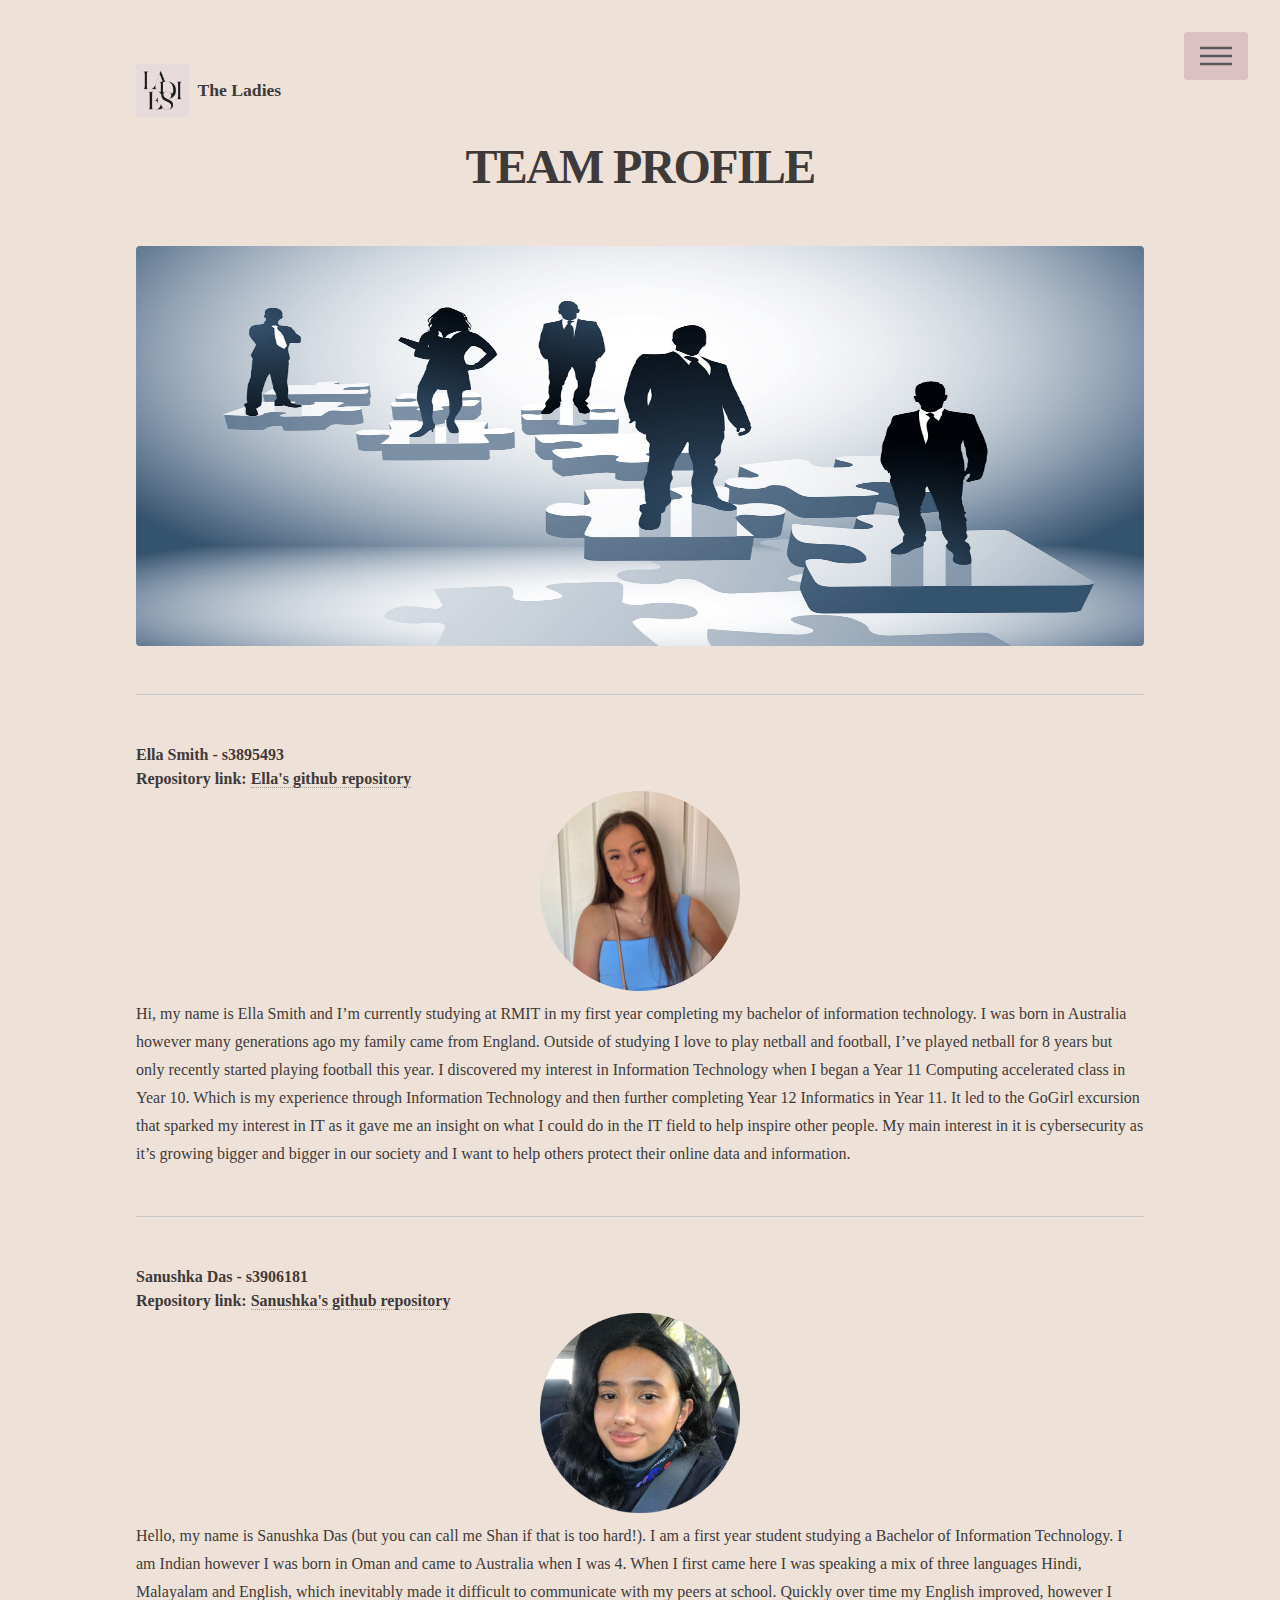
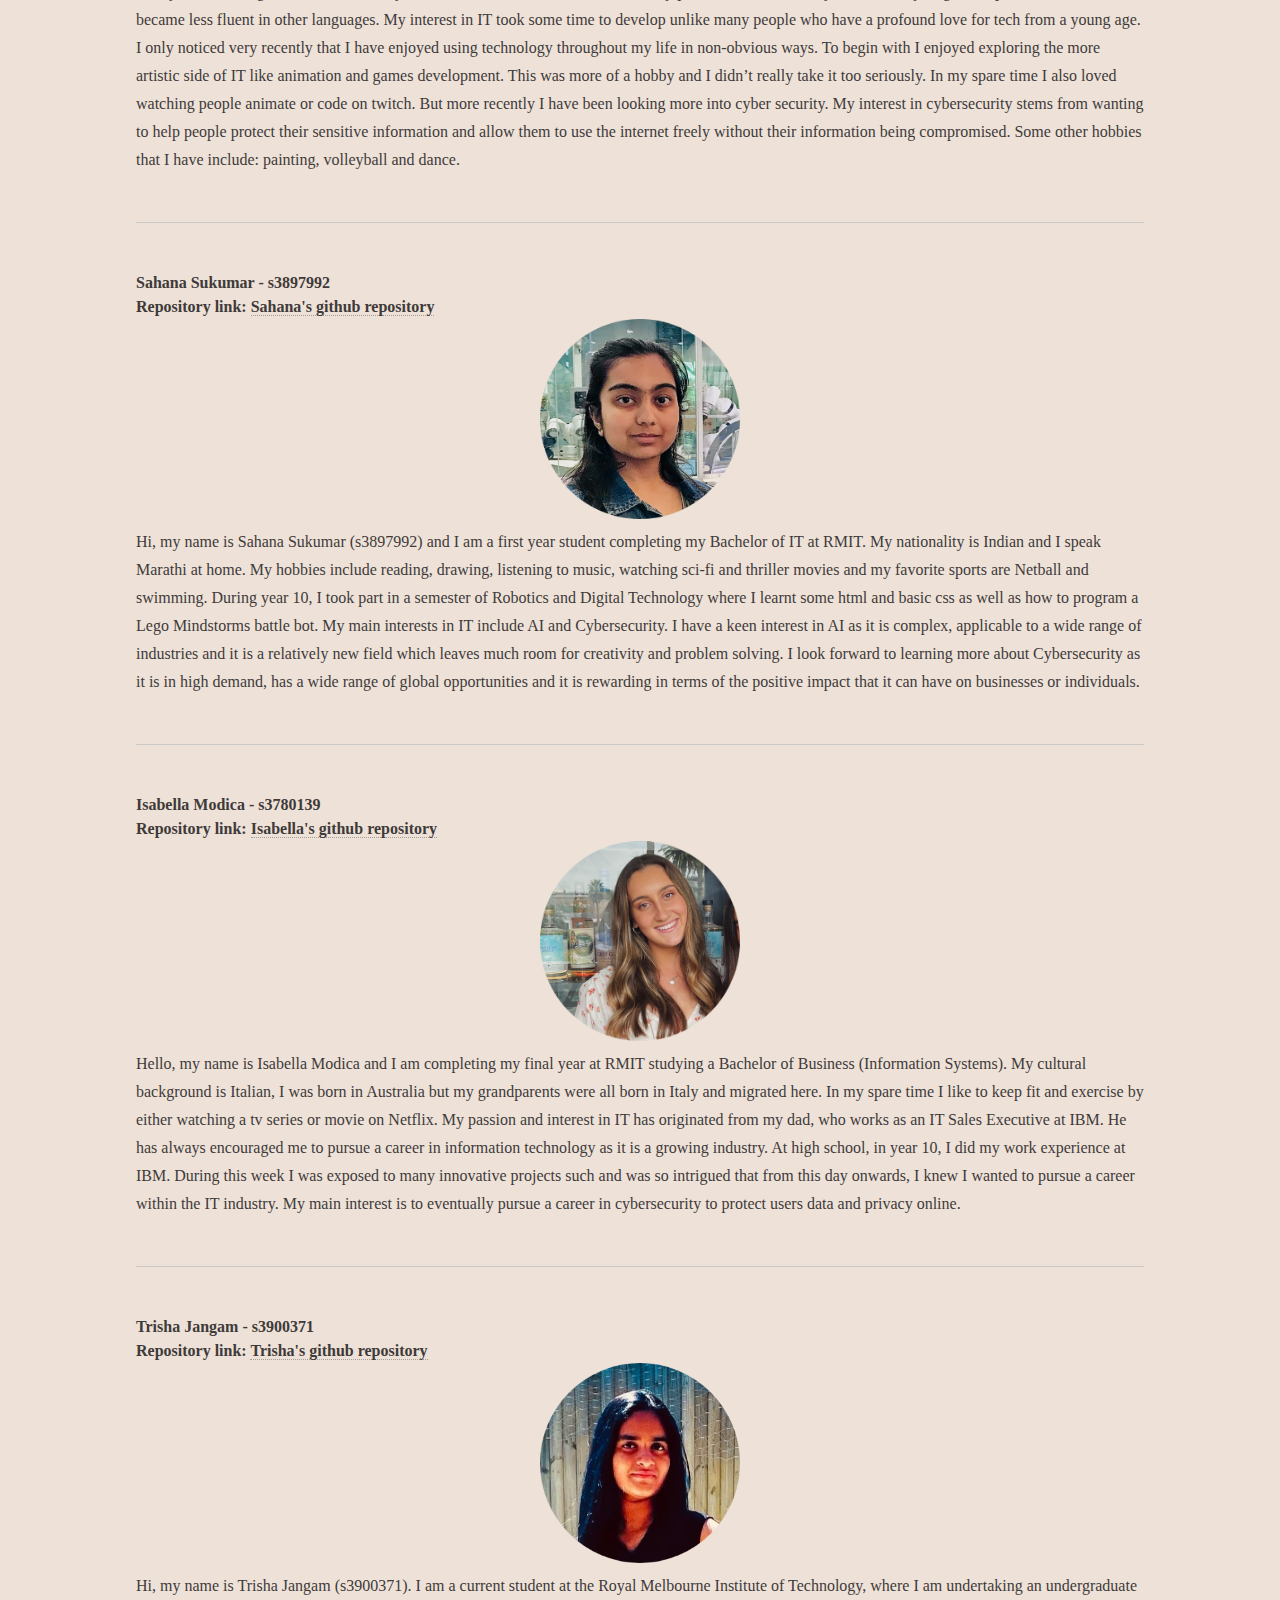
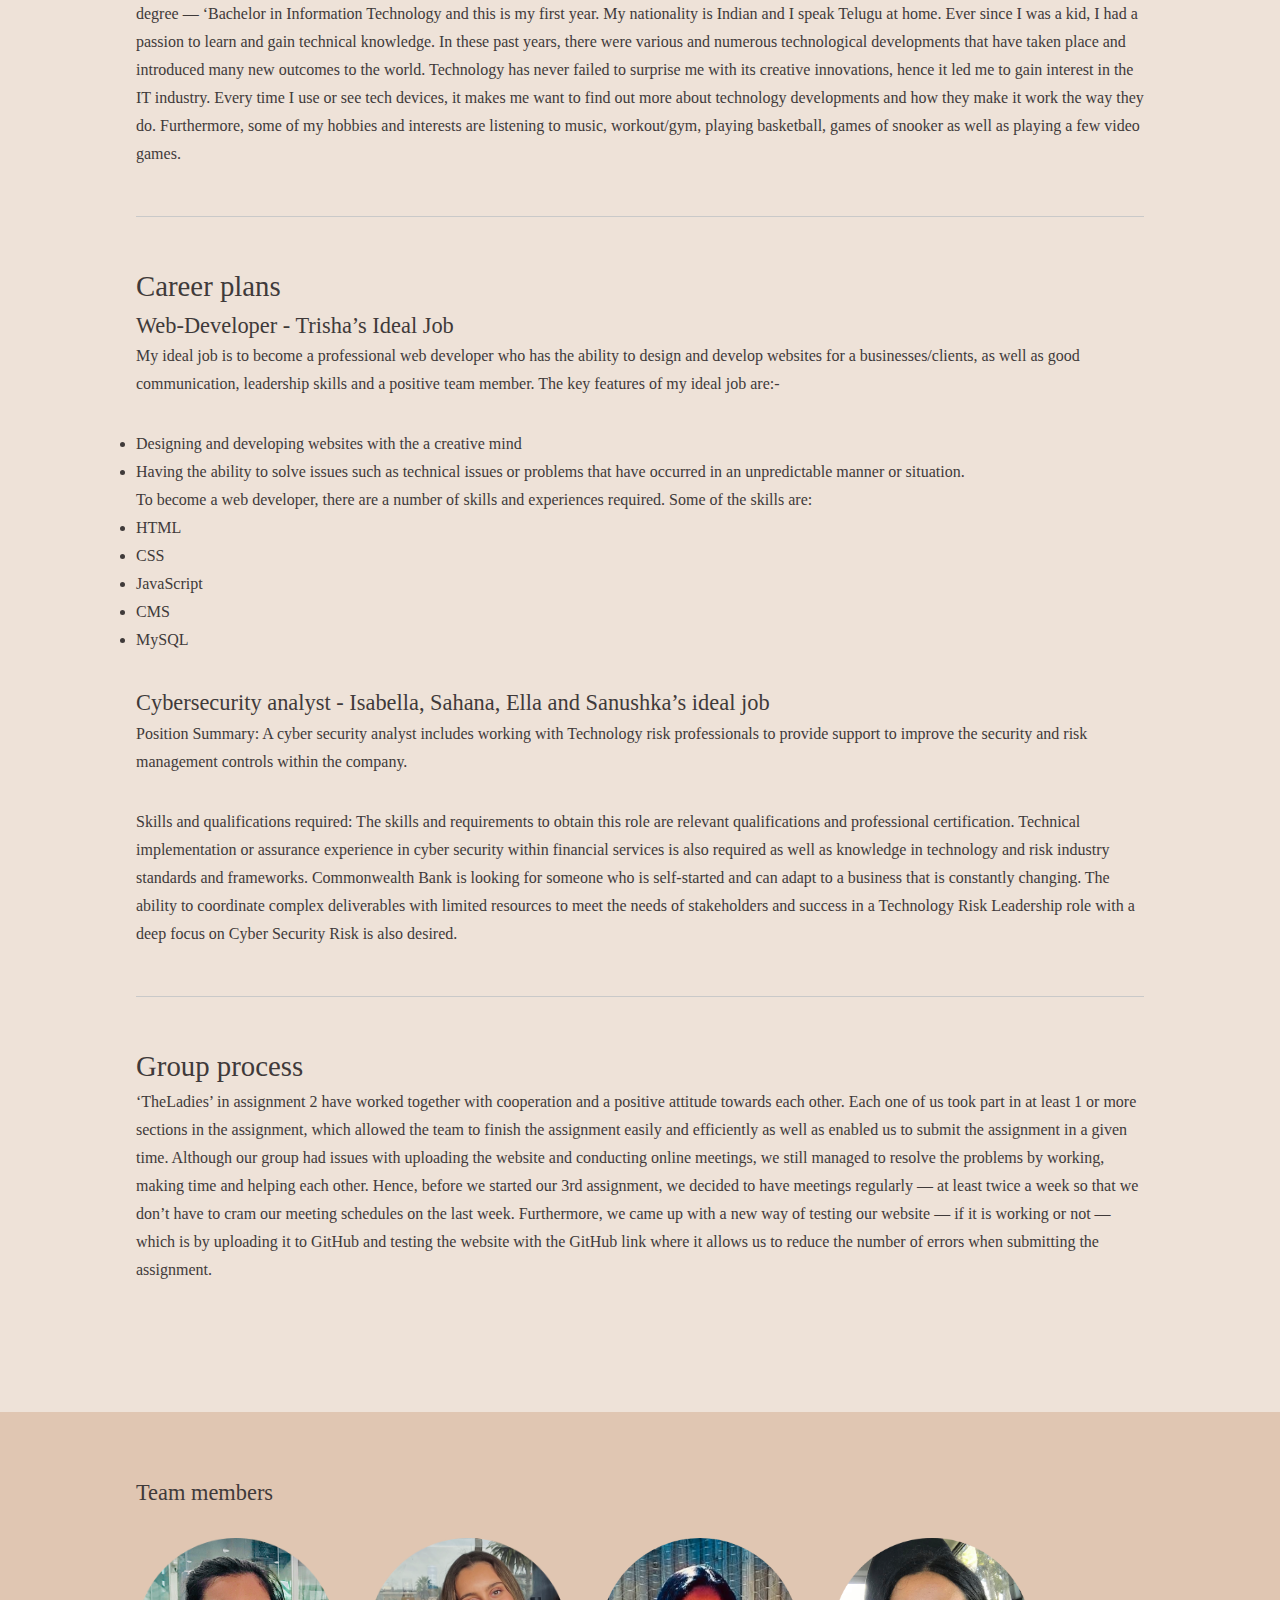
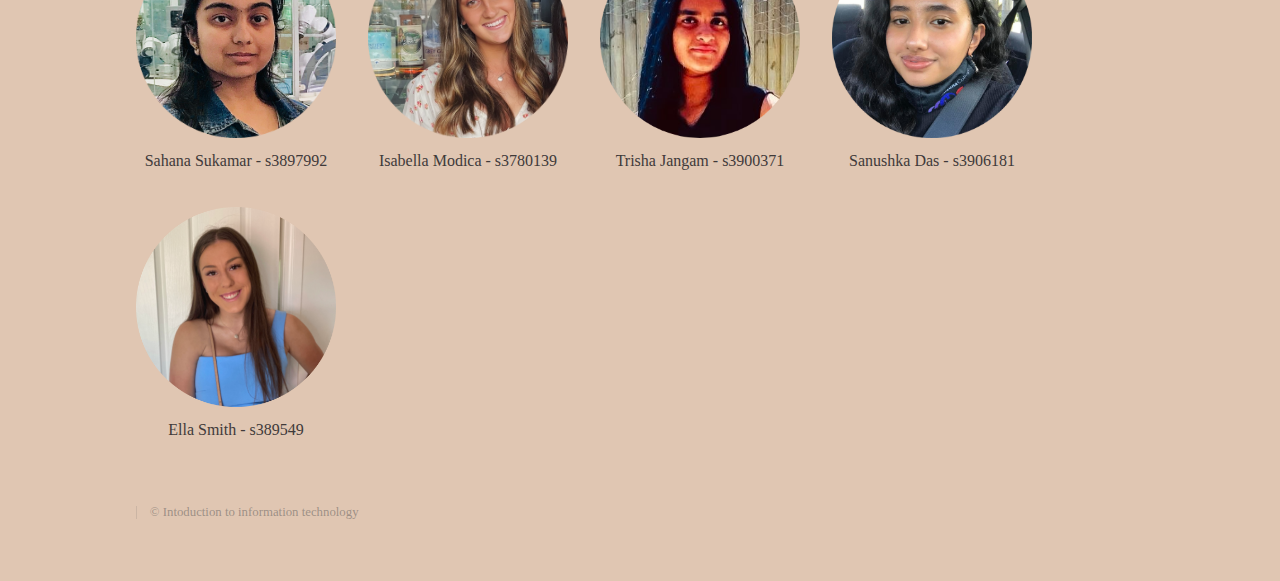
<file: Team_Profile.html>
<!DOCTYPE HTML>

<html>
	<head>
		<title>Team profile | Our IT world</title>
		<meta charset="utf-8" />
		<meta name="viewport" content="width=device-width, initial-scale=1, user-scalable=no" />
		<link rel="stylesheet" href="assets/css/main.css" />
		<noscript><link rel="stylesheet" href="assets/css/noscript.css" /></noscript>
	</head>
	<body class="is-preload">
		<!-- Wrapper -->
			<div id="wrapper">

				<!-- Header -->
					<header id="header">
						<div class="inner">

						<!-- Logo -->
                        <a href="index.html" class="logo">
                            <span class="symbol"><img src="images/icon.png" alt="" /></span><span class="title">The Ladies</span>
                        </a>

							<!-- Nav -->
								<nav>
									<ul>
										<li><a href="#menu">Menu</a></li>
									</ul>
								</nav>

						</div>
					</header>

				<!-- Menu -->
                <nav id="menu">
                    <h2>Menu</h2>
                    <br>
                    <img src="images/icon.png" width="100" height="100">
                    <br>
                    <br>
                    <ul>
                        <li><a href="index.html">Home</a></li>
                        <li><a href="Team_Profile.html">Team Profile</a></li>
                        <li><a href="Project.html">Project</a></li>
                        <li><a href="Skills_and_jobs.html">Skills & Jobs</a></li>
                        <li><a href="Group_reflection.html">Group Reflection</a></li>
                        <li><a href="Tools.html">Tools</a></li>
                        <li><a href="References.html">References</a></li>
                    </ul>
                </nav>
                    
				<!-- Main -->
					<div id="main">
						<div class="inner">
							<h1>TEAM PROFILE</h1>
							<span class="image main"><img src="images/team_profile.jpeg" width="500" height="400" alt="" /></span>
                            <hr class="major" />
                            <h4>
                                Ella Smith - s3895493
                                <br>
                                Repository link: <a href='https://ellasmithh.github.io/my-profile/'>Ella's github repository</a> 
                            </h4>
                            <center>
                            <img src="images/ella.png" width="200" height="200">
                            </center>
                            <p>
                                Hi, my name is Ella Smith and I’m currently studying at RMIT in my first year completing my bachelor of information technology. I was born in Australia however many generations ago my family came from England. Outside of studying I love to play netball and football, I’ve played netball for 8 years but only recently started playing football this year. I discovered my interest in Information Technology when I began a Year 11 Computing accelerated class in Year 10. Which is my experience through Information Technology and then further completing Year 12 Informatics in Year 11. It led to the GoGirl excursion that sparked my interest in IT as it gave me an insight on what I could do in the IT field to help inspire other people. My main interest in it is cybersecurity as it’s growing bigger and bigger in our society and I want to help others protect their online data and information.
                           </p>
                            <hr class="major" />
                            
                            <h4>
                                Sanushka Das - s3906181
                                <br>
                                Repository link: <a href=' https://sanushkadas.github.io/My-IT-profile.github.io/'>Sanushka's github repository</a> 
                            </h4>
                            <center>
                                <img src="images/sanushka.png" width="200" height="200">
                                </center>
                            <p>
                                Hello, my name is Sanushka Das (but you can call me Shan if that is too hard!). I am a first year student studying a Bachelor of Information Technology. I am Indian however I was born in Oman and came to Australia when I was 4. When I first came here I was speaking a mix of three languages Hindi, Malayalam and English, which inevitably made it difficult to communicate with my peers at school. Quickly over time my English improved, however I became less fluent in other languages. 
                                My interest in IT took some time to develop unlike many people who have a profound love for tech from a young age. I only noticed very recently that I have enjoyed using technology throughout my life in non-obvious ways. To begin with I enjoyed exploring the more artistic side of IT like animation and games development. This was more of a hobby and I didn’t really take it too seriously. In my spare time I also loved watching people animate or code on twitch. But more recently I have been looking more into cyber security. My interest in cybersecurity stems from wanting to help people protect their sensitive information and allow them to use the internet freely without their information being compromised. Some other hobbies that I have include: painting, volleyball and dance.
                            </p>
                            
                            <hr class="major" />

                            <h4>
                                Sahana Sukumar - s3897992
                                <br>
                                Repository link: <a href=' https://sahana0811.github.io/Assessment1MyProfile.github.io/'>Sahana's github repository</a> 
                            </h4>
                            <center>
                                <img src="images/Sahana.png" width="200" height="200">
                                </center>
                            <p>
                                Hi, my name is Sahana Sukumar (s3897992) and I am a first year student completing my Bachelor of IT at RMIT. My nationality is Indian and I speak Marathi at home. My hobbies include reading, drawing, listening to music, watching sci-fi and thriller movies and my favorite sports are Netball and swimming. During year 10, I took part in a semester of Robotics and Digital Technology where I learnt some html and basic css as well as how to program a Lego Mindstorms battle bot. My main interests in IT include AI and Cybersecurity. I have a keen interest in AI as it is complex, applicable to a wide range of industries and it is a relatively new field which leaves much room for creativity and problem solving. I look forward to learning more about Cybersecurity as it is in high demand, has a wide range of global opportunities and it is rewarding in terms of the positive impact that it can have on businesses or individuals.
                            </p>

                            <hr class="major" />
                            <h4>
                                Isabella Modica - s3780139
                                <br>
                                Repository link: <a href='https://isabellamodica.github.io/myprofile/ '>Isabella's github repository</a> 
                            </h4>
                            <center>
                                <img src="images/isabella.png" width="200" height="200">
                                </center>
                            <p>
                                Hello, my name is Isabella Modica and I am completing my final year at RMIT studying a Bachelor of Business (Information Systems). My cultural background is Italian, I was born in Australia but my grandparents were all born in Italy and migrated here. In my spare time I like to keep fit and exercise by either watching a tv series or movie on Netflix. My passion and interest in IT has originated from my dad, who works as an IT Sales Executive at IBM. He has always encouraged me to pursue a career in information technology as it is a growing industry. At high school, in year 10, I did my work experience at IBM. During this week I was exposed to many innovative projects such and was so intrigued that from this day onwards, I knew I wanted to pursue a career within the IT industry. My main interest is to eventually pursue a career in cybersecurity to protect users data and privacy online.
                            </p>
                                
                            <hr class="major" />
                            <h4>
                                Trisha Jangam - s3900371
                                <br>
                                Repository link: <a href='https://s3900371.github.io/Trisha-Jangam-s3900371.github.io/ '>Trisha's github repository</a> 
                            </h4>
                            <center>
                                <img src="images/trisha.png" width="200" height="200">
                                </center>
                            <p>
                                Hi, my name is Trisha Jangam (s3900371). I am a current student at the Royal Melbourne Institute of Technology, where I am undertaking an undergraduate degree — ‘Bachelor in Information Technology and this is my first year. My nationality is Indian and I speak Telugu at home. Ever since I was a kid, I had a passion to learn and gain technical knowledge. In these past years, there were various and numerous technological developments that have taken place and introduced many new outcomes to the world. Technology has never failed to surprise me with its creative innovations, hence it led me to gain interest in the IT industry. Every time I use or see tech devices, it makes me want to find out more about technology developments and how they make it work the way they do. Furthermore, some of my hobbies and interests are listening to music, workout/gym, playing basketball, games of snooker as well as playing a few video games.
                            </p>
                                
                            <hr class="major" />
                    
                            <h2>Career plans</h2>
                            <h3>Web-Developer - Trisha’s Ideal Job</h3>
                            <p>My ideal job is to become a professional web developer who has the ability to design and develop websites for a businesses/clients, as well as good communication, leadership skills and a positive team member. 
                                The key features of my ideal job are:-
                                <li>Designing and developing websites with the a creative mind</li>
                                <li>Having the ability to solve issues such as technical issues or problems that have occurred in an unpredictable manner or situation.</li>
                                To become a web developer, there are a number of skills and experiences required. Some of the skills are:
                                <li>HTML</li>
                                <li>CSS</li>
                                <li>JavaScript</li>
                                <li>CMS</li>
                                <li>MySQL</li>
                                </p>
                            <h3>Cybersecurity analyst - Isabella, Sahana, Ella and Sanushka’s ideal job
                            </h3>
                            <p>Position Summary: A cyber security analyst includes working with Technology risk professionals to provide support to improve the security and risk management controls within the company.
                            </p>
                            <p>Skills and qualifications required:  The skills and requirements to obtain this role are relevant qualifications and professional certification. Technical implementation or assurance experience in cyber security within financial services is also required as well as knowledge in technology and risk industry standards and frameworks. Commonwealth Bank is looking for someone who is self-started and can adapt to a business that is constantly changing. The ability to coordinate complex deliverables with limited resources to meet the needs of stakeholders and success in a Technology Risk Leadership role with a deep focus on Cyber Security Risk is also desired.</p>
                        <hr class="major" />
                            
                            <h2>Group process</h2>
                            <p>
                                ‘TheLadies’ in assignment 2 have worked together with cooperation and a positive attitude towards each other. Each one of us took part in at least 1 or more sections in the assignment, which allowed the team to finish the assignment easily and efficiently as well as enabled us to submit the assignment in a given time. Although our group had issues with uploading the website and conducting online meetings, we still managed to resolve the problems by working, making time and helping each other. Hence, before we started our 3rd assignment, we decided to have meetings regularly — at least twice a week so that we don’t have to cram our meeting schedules on the last week. Furthermore, we came up with a new way of testing our website — if it is working or not — which is by uploading it to GitHub and testing the website with the GitHub link where it allows us to reduce the number of errors when submitting the assignment. 
                            </p>
                    </h3>
                    
                    
                    
                    
                            </div>
					</div>

				<!-- Footer -->
                <footer id="footer">
                    <div class="inner">
                        <section>
                            <h3>Team members</h3>
                            <br>
                        <div class="row">
                        <p style="font-size: 16px; text-align: center;">
                            <img src="images/Sahana.png" width="200" height="200">
                            <br>
                            Sahana Sukamar - s3897992 
                        </p>
                        <p style="font-size: 16px; text-align: center;">
                            <img src="images/isabella.png" width="200" height="200">
                            <br>
                            Isabella Modica - s3780139  
                        </p>
                        <p style="font-size: 16px; text-align: center;">
                            <img src="images/trisha.png" width="200" height="200">
                            <br>
                            Trisha Jangam - s3900371
                        </p>
                        <p style="font-size: 16px; text-align: center;">
                            <img src="images/sanushka.png" width="200" height="200">
                            <br>
                            Sanushka Das - s3906181
                        </p>
                        <p style="font-size: 16px; text-align: center;">
                            <img src="images/ella.png" width="200" height="200">
                            <br>
                            Ella Smith - s389549 
                        </p>
                        </div>
                        </section>
                        <ul class="copyright">
                            <li>&copy; Intoduction to information technology</li>
                        </ul> 
                    </div>
                </footer>

        </div>

    <!-- Scripts -->
        <script src="assets/js/jquery.min.js"></script>
        <script src="assets/js/browser.min.js"></script>
        <script src="assets/js/breakpoints.min.js"></script>
        <script src="assets/js/util.js"></script>
        <script src="assets/js/main.js"></script>

	</body>
</html>
</file>
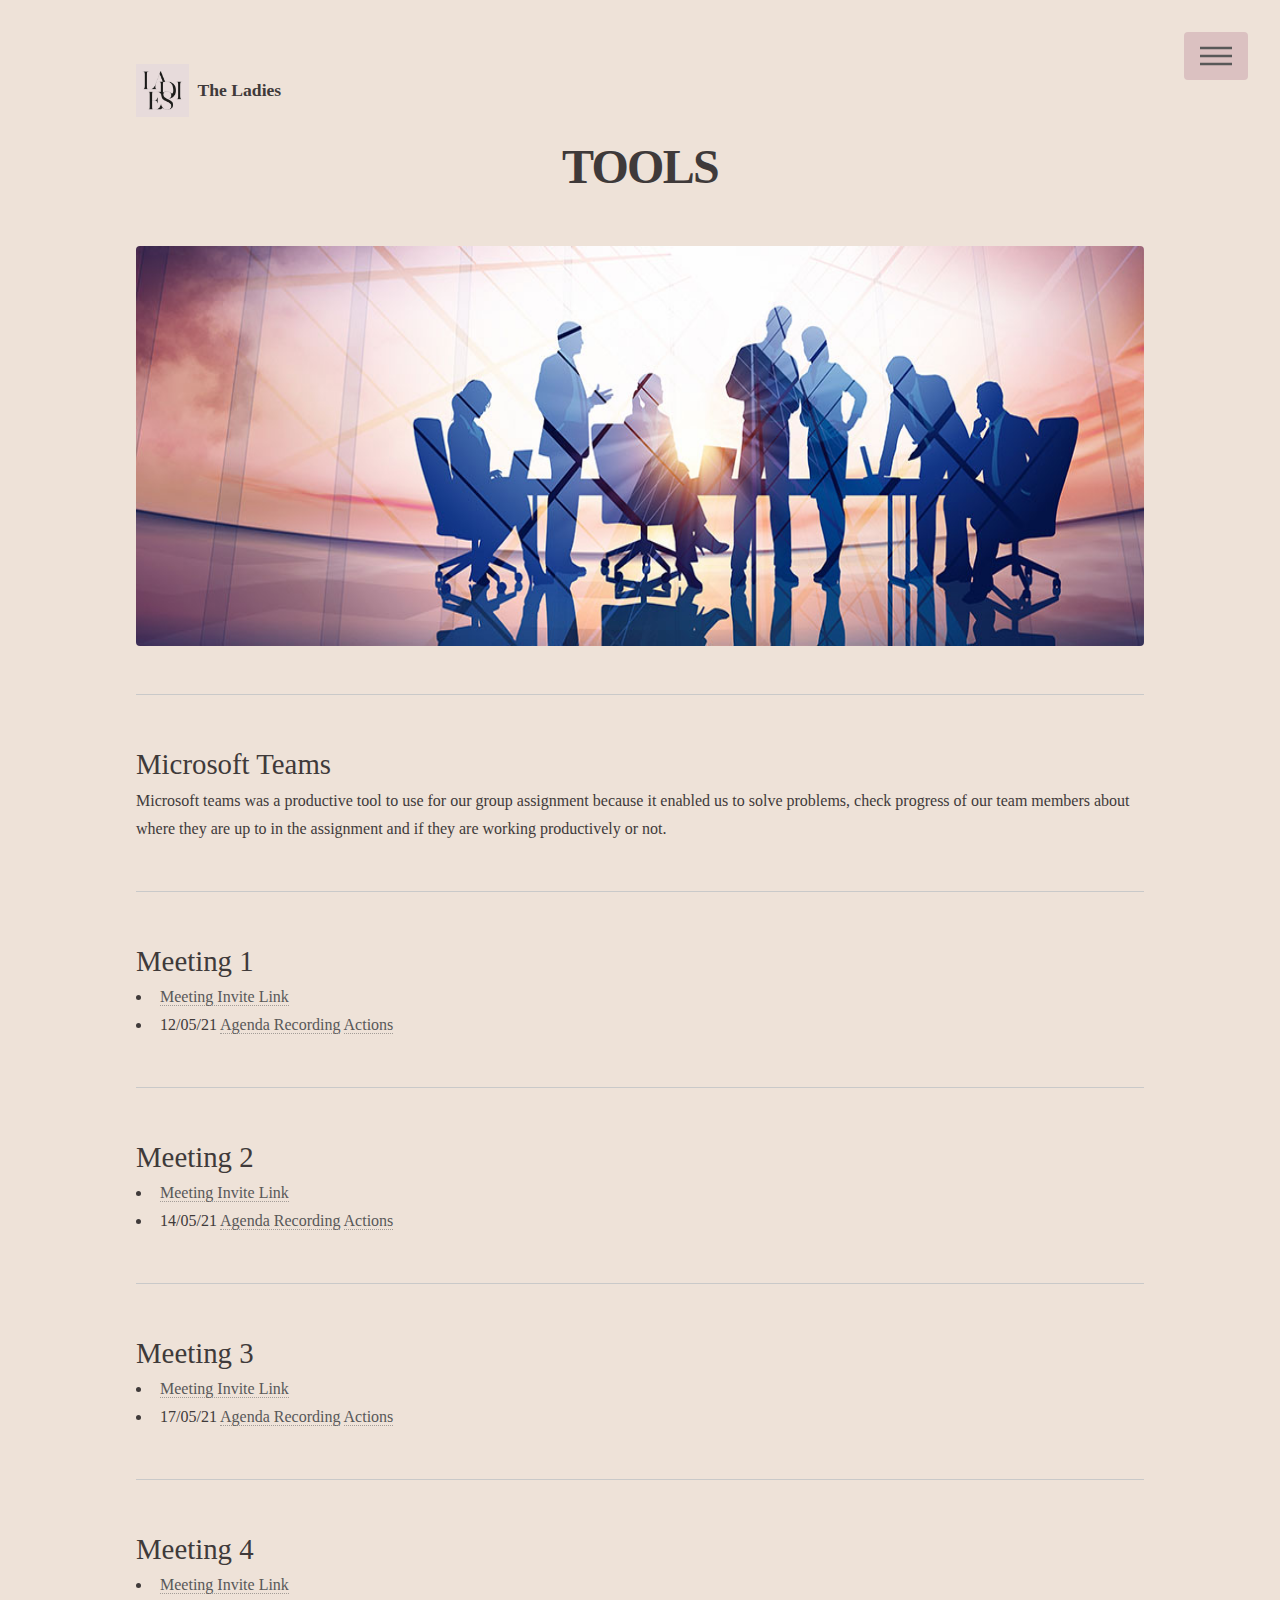
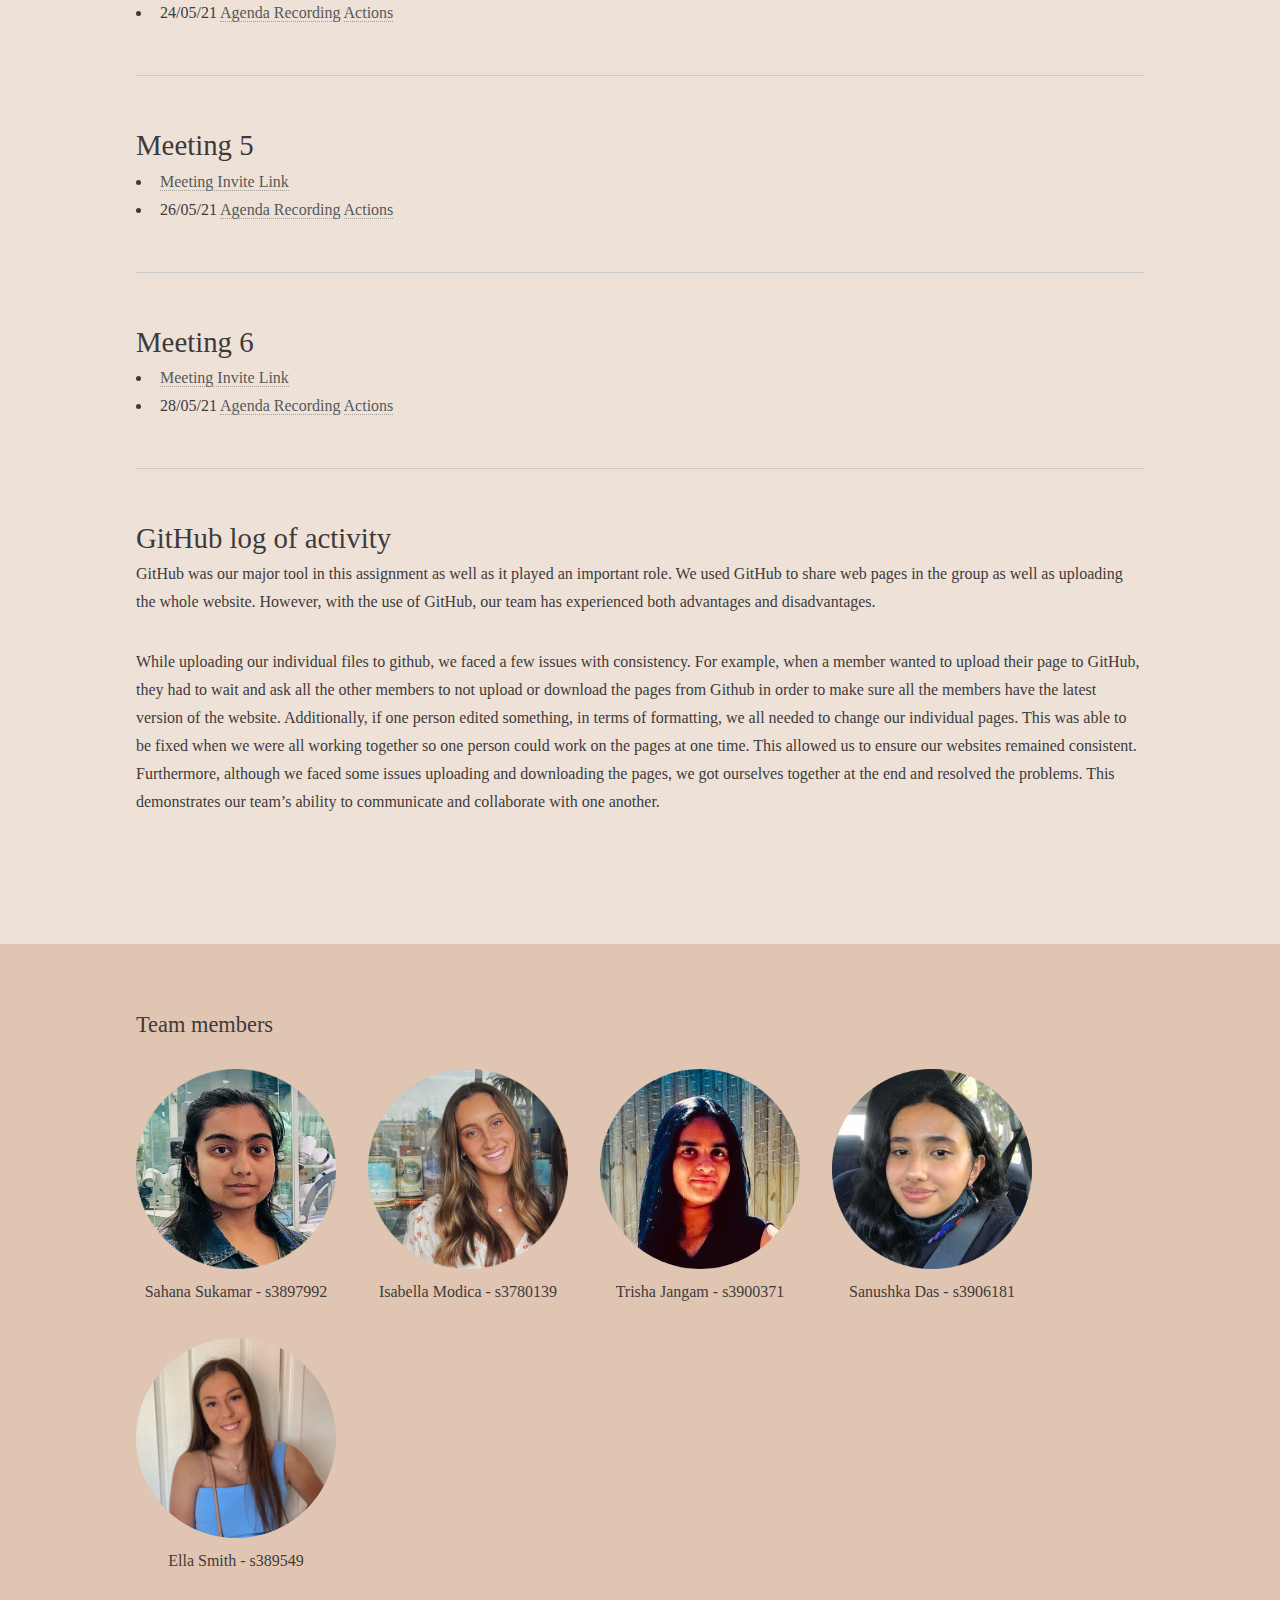
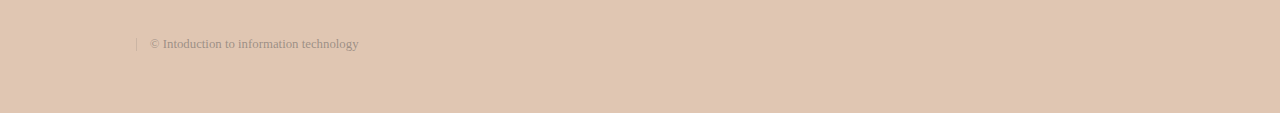
<file: Tools.html>
<!DOCTYPE HTML>

<html>
	<head>
		<title>Tools | Our IT world</title>
		<meta charset="utf-8" />
		<meta name="viewport" content="width=device-width, initial-scale=1, user-scalable=no" />
		<link rel="stylesheet" href="assets/css/main.css" />
		<noscript><link rel="stylesheet" href="assets/css/noscript.css" /></noscript>
	</head>
	<body class="is-preload">
		<!-- Wrapper -->
			<div id="wrapper">

				<!-- Header -->
					<header id="header">
						<div class="inner">

						<!-- Logo -->
                        <a href="index.html" class="logo">
                            <span class="symbol"><img src="images/icon.png" alt="" /></span><span class="title">The Ladies</span>
                        </a>

							<!-- Nav -->
								<nav>
									<ul>
										<li><a href="#menu">Menu</a></li>
									</ul>
								</nav>

						</div>
					</header>

				<!-- Menu -->
                <nav id="menu">
                    <h2>Menu</h2>
                    <br>
                    <img src="images/icon.png" width="100" height="100">
                    <br>
                    <br>
                    <ul>
						<li><a href="index.html">Home</a></li>
						<li><a href="Team_profile.html">Team Profile</a></li>
						<li><a href="Project.html">Project</a></li>
						<li><a href="Skills_and_jobs.html">Skills & Jobs</a></li>
						<li><a href="Group_reflection.html">Group Reflection</a></li>
						<li><a href="Tools.html">Tools</a></li>
						<li><a href="References.html">References</a></li>
					</ul>
                </nav>
                    
				<!-- Main -->
					<div id="main">
						<div class="inner">
                            <section>
								<header class="main">
									<h1>TOOLS</h1>
								</header>
							
								<span class="image main"><img src="images/meetings.jpg" width="500" height="400" /></span>
								<hr class="major" />
								<h2>Microsoft Teams</h2>
								<p>
									Microsoft teams was a productive tool to use for our group assignment because it enabled us to solve problems, check progress of our team members about where they are up to in the assignment and if they are working productively or not.  
								</p>
								<hr class="major" />
								<h2>Meeting 1</h2>
								<ul>
									<li><a href="https://teams.microsoft.com/l/meetup-join/19%3a438cf42ddd6e466e9b3f18854b639dce%40thread.tacv2/1618388606402?context=%7b%22Tid%22%3a%22d1323671-cdbe-4417-b4d4-bdb24b51316b%22%2c%22Oid%22%3a%22f7601d05-531a-4022-8382-3ca84713df0a%22%7d" target="_br">Meeting Invite Link</a></li>
									<li> 12/05/21
										<a href= "https://youtu.be/RuPU9owUGf4" target="_br">Agenda Recording</a> <a href="https://docs.google.com/document/d/1hprzybUKbnoGKD1fLcIpNCjagcMK7D7S1yF8umhiW_I/edit?usp=sharing" target="_br">Actions</a>
									</li> 
								</ul>

								<hr class="major" />
								<h2>Meeting 2</h2>
								<ul>
									<li><a href="https://teams.microsoft.com/l/meetup-join/19%3a438cf42ddd6e466e9b3f18854b639dce%40thread.tacv2/1619398705884?context=%7b%22Tid%22%3a%22d1323671-cdbe-4417-b4d4-bdb24b51316b%22%2c%22Oid%22%3a%22f7601d05-531a-4022-8382-3ca84713df0a%22%7d" target="_br">Meeting Invite Link</a></li>
									<li> 14/05/21
										<a href= "https://youtu.be/hjLZtUm-umw" target="_br">Agenda Recording</a> <a href="https://docs.google.com/document/d/1BZVvzYh9lM-vUKhteh1Vmsk7mTHGg238cv-5Bmfrl00/edit?usp=sharing" target="_br">Actions</a>
									</li> 
								</ul> 

								<hr class="major" />
								<h2>Meeting 3</h2>
								<ul>
									<li><a href="https://teams.microsoft.com/l/meetup-join/19%3a438cf42ddd6e466e9b3f18854b639dce%40thread.tacv2/1619398773460?context=%7b%22Tid%22%3a%22d1323671-cdbe-4417-b4d4-bdb24b51316b%22%2c%22Oid%22%3a%22f7601d05-531a-4022-8382-3ca84713df0a%22%7d" target="_br">Meeting Invite Link</a></li>
									<li> 17/05/21
										<a href= "https://youtu.be/sE7_3izKC18" target="_br">Agenda Recording</a> <a href="https://docs.google.com/document/d/1hprzybUKbnoGKD1fLcIpNCjagcMK7D7S1yF8umhiW_I/edit?usp=sharing" target="_br">Actions</a>
									</li> 
								</ul> 

								<hr class="major" />
								<h2>Meeting 4</h2>
								<ul>
									<li><a href="https://teams.microsoft.com/l/meetup-join/19%3ameeting_OGYxMjY1YzMtODQ5Yy00YmIyLTgwZmItN2NlMDE5ODlmNTRl%40thread.v2/0?context=%7b%22Tid%22%3a%22d1323671-cdbe-4417-b4d4-bdb24b51316b%22%2c%22Oid%22%3a%22f7601d05-531a-4022-8382-3ca84713df0a%22%7d" target="_br">Meeting Invite Link</a></li>
									<li> 24/05/21
										<a href= "https://youtu.be/_otdM8V1C_E" target="_br">Agenda Recording</a> <a href="https://docs.google.com/document/d/1hprzybUKbnoGKD1fLcIpNCjagcMK7D7S1yF8umhiW_I/edit?usp=sharing" target="_br">Actions</a>
									</li> 
								</ul> 
								   
								
								<hr class="major" />
								<h2>Meeting 5 </h2>
								<ul>
									<li><a href="https://teams.microsoft.com/l/meetup-join/19%3a438cf42ddd6e466e9b3f18854b639dce%40thread.tacv2/1620104824991?context=%7b%22Tid%22%3a%22d1323671-cdbe-4417-b4d4-bdb24b51316b%22%2c%22Oid%22%3a%22f7601d05-531a-4022-8382-3ca84713df0a%22%7d" target="_br">Meeting Invite Link</a></li>
									<li> 26/05/21
										<a href= "https://youtu.be/B1PSbGHSpSw" target="br">Agenda Recording</a> <a href="https://docs.google.com/document/d/1hprzybUKbnoGKD1fLcIpNCjagcMK7D7S1yF8umhiW_I/edit?usp=sharing" target="_br">Actions</a>
									</li>
								</ul>
								

								<hr class="major" />
								<h2>Meeting 6 </h2>
								<ul>
									<li><a href="https://teams.microsoft.com/l/meetup-join/19%3a438cf42ddd6e466e9b3f18854b639dce%40thread.tacv2/1620104824991?context=%7b%22Tid%22%3a%22d1323671-cdbe-4417-b4d4-bdb24b51316b%22%2c%22Oid%22%3a%22f7601d05-531a-4022-8382-3ca84713df0a%22%7d" target="_br">Meeting Invite Link</a></li>
									<li> 28/05/21
										<a href= "https://youtu.be/nonf7m-XKHk" target="br">Agenda Recording</a> <a href="https://docs.google.com/document/d/1hprzybUKbnoGKD1fLcIpNCjagcMK7D7S1yF8umhiW_I/edit?usp=sharing" target="_br">Actions</a>
									</li>
								</ul>

								<hr class="major" />
								<h2>GitHub log of activity</h2>
								<p>
									GitHub was our major tool in this assignment as well as it played an important role. We used GitHub to share web pages in the group as well as uploading the whole website. However, with the use of GitHub, our team has experienced both advantages and disadvantages.
								</p>
								<p>
									While uploading our individual files to github, we faced a few issues with consistency. For example, when a member wanted to upload their page to GitHub, they had to wait and ask all the other members to not upload or download the pages from Github in order to make sure all the members have the latest version of the website. Additionally, if one person edited something, in terms of formatting, we all needed to change our individual pages. This was able to be fixed when we were all working together so one person could work on the pages at one time. This allowed us to ensure our websites remained consistent. Furthermore, although we faced some issues uploading and downloading the pages, we got ourselves together at the end and resolved the problems. This demonstrates our team’s ability to communicate and collaborate with one another.
								</p>
							</section>
                    
                    
                    
                    
                            </div>
					</div>

				<!-- Footer -->
                <footer id="footer">
                    <div class="inner">
                        <section>
                            <h3>Team members</h3>
                            <br>
                        <div class="row">
                        <p style="font-size: 16px; text-align: center;">
                            <img src="images/Sahana.png" width="200" height="200">
                            <br>
                            Sahana Sukamar - s3897992 
                        </p>
                        <p style="font-size: 16px; text-align: center;">
                            <img src="images/isabella.png" width="200" height="200">
                            <br>
                            Isabella Modica - s3780139  
                        </p>
                        <p style="font-size: 16px; text-align: center;">
                            <img src="images/trisha.png" width="200" height="200">
                            <br>
                            Trisha Jangam - s3900371
                        </p>
                        <p style="font-size: 16px; text-align: center;">
                            <img src="images/sanushka.png" width="200" height="200">
                            <br>
                            Sanushka Das - s3906181
                        </p>
                        <p style="font-size: 16px; text-align: center;">
                            <img src="images/ella.png" width="200" height="200">
                            <br>
                            Ella Smith - s389549 
                        </p>
                        </div>
                        </section>
                        <ul class="copyright">
                            <li>&copy; Intoduction to information technology</li>
                        </ul> 
                    </div>
                </footer>

        </div>

    <!-- Scripts -->
        <script src="assets/js/jquery.min.js"></script>
        <script src="assets/js/browser.min.js"></script>
        <script src="assets/js/breakpoints.min.js"></script>
        <script src="assets/js/util.js"></script>
        <script src="assets/js/main.js"></script>

	</body>
</html>
</file>
<file: assets/css/noscript.css>
/*
	Phantom by HTML5 UP
	html5up.net | @ajlkn
	Free for personal and commercial use under the CCA 3.0 license (html5up.net/license)
*/

/* Tiles */

	body.is-preload .tiles article {
		-moz-transform: none;
		-webkit-transform: none;
		-ms-transform: none;
		transform: none;
		opacity: 1;
	}
</file>
<file: assets/css/main.css>
@import url(fontawesome-all.min.css);
@import url("https://fonts.googleapis.com/css?family=Source+Sans+Pro:300,700,900");


html, body, div, span, applet, object,
iframe, h1, h2, h3, h4, h5, h6, p, blockquote,
pre, a, abbr, acronym, address, big, cite,
code, del, dfn, em, img, ins, kbd, q, s, samp,
small, strike, strong, sub, sup, tt, var, b,
u, i, center, dl, dt, dd, ol, ul, li, fieldset,
form, label, legend, table, caption, tbody,
tfoot, thead, tr, th, td, article, aside,
canvas, details, embed, figure, figcaption,
footer, header, hgroup, menu, nav, output, ruby,
section, summary, time, mark, audio, video {
	margin: 0;
	padding: 0;
	border: 0;
	font-size: 100%;
	font: inherit;
	vertical-align: baseline;}

article, aside, details, figcaption, figure,
footer, header, hgroup, menu, nav, section {
	display: block;}

body {
	line-height: 1;
}

ol, ul {
	list-style: none;
}

blockquote, q {
	quotes: none;
}

	blockquote:before, blockquote:after, q:before, q:after {
		content: '';
		content: none;
	}

table {
	border-collapse: collapse;
	border-spacing: 0;
}

body {
	-webkit-text-size-adjust: none;
}

mark {
	background-color: transparent;
	color: inherit;
}

input::-moz-focus-inner {
	border: 0;
	padding: 0;
}

input, select, textarea {
	-moz-appearance: none;
	-webkit-appearance: none;
	-ms-appearance: none;
	appearance: none;
}

/* Basic */

	@-ms-viewport {
		width: device-width;
	}

	body {
		-ms-overflow-style: scrollbar;
	}

	@media screen and (max-width: 480px) {

		html, body {
			min-width: 320px;
		}

	}

	html {
		box-sizing: border-box;
	}

	*, *:before, *:after {
		box-sizing: inherit;
	}

	body {
		background: #eee2d8;
	}

		body.is-preload *, body.is-preload *:before, body.is-preload *:after {
			-moz-animation: none !important;
			-webkit-animation: none !important;
			-ms-animation: none !important;
			animation: none !important;
			-moz-transition: none !important;
			-webkit-transition: none !important;
			-ms-transition: none !important;
			transition: none !important;
		}

/* Type */

	body, input, select, textarea {
		color: #3f3a3a;
		font-family: 'Avenir', Times, serif;
		font-size: 16pt;
		font-weight: 300;
		line-height: 1.75;
	}

		@media screen and (max-width: 1680px) {

			body, input, select, textarea {
				font-size: 14pt;
			}

		}

		@media screen and (max-width: 1280px) {

			body, input, select, textarea {
				font-size: 12pt;
			}

		}

	a {
		-moz-transition: border-bottom-color 0.2s ease, color 0.2s ease;
		-webkit-transition: border-bottom-color 0.2s ease, color 0.2s ease;
		-ms-transition: border-bottom-color 0.2s ease, color 0.2s ease;
		transition: border-bottom-color 0.2s ease, color 0.2s ease;
		text-decoration: none;
		color: #585858;
		border-bottom: dotted 1px rgba(88, 88, 88, 0.5);
	}

		a:hover {
			border-bottom-color: transparent;
			color: #f2849e !important;
		}

	strong, b {
		font-weight: 900;
	}

	em, i {
		font-style: italic;
	}

	p {
		margin: 0 0 2em 0;
	}

	h1 {
		font-size: 3em;
		text;
		font-family: 'Avenir', Times, serif;
		font-weight: 700;
		line-height: 1.3;
		margin: 0 0 1em 0;
		letter-spacing: -0.035em;
		text-align: center;
	}

		h1 a {
			color: inherit;
		}

		@media screen and (max-width: 736px) {

			h1 {
				font-size: 2em;
				margin: 0 0 1em 0;
				
			}

		}

		@media screen and (max-width: 360px) {

			h1 {
				font-size: 1.75em;
			}

		}



	h4 {
		font-family: 'Avenir', Times, serif;;
	}

	h2, h3, h4, h5, h6 {
		
		line-height: 1.5;
		text-transform: none;
		letter-spacing: 0em;
		
	}

		h2 a, h3 a, h4 a, h5 a, h6 a {
			color: inherit;
		}

	h2 {
		font-size: 1.8em;
	}

	h3 {
		font-size: 1.4em;
	}

	h4 {
		font-size: 1em;
		font-weight: bold;
	}

	h5 {
		font-size: 0.8em;
	}

	h6 {
		font-size: 0.8em;
	}

	@media screen and (max-width: 980px) {

		h1 br, h2 br, h3 br, h4 br, h5 br, h6 br {
			display: none;
		}

	}

	@media screen and (max-width: 736px) {

		h2 {
			font-size: 1em;
		}

		h3 {
			font-size: 0.8em;
		}

	}

	sub {
		font-size: 0.8em;
		position: relative;
		top: 0.5em;
	}

	sup {
		font-size: 0.8em;
		position: relative;
		top: -0.5em;
	}

	blockquote {
		border-left: solid 4px #c9c9c9;
		font-style: italic;
		margin: 0 0 2em 0;
		padding: 0.5em 0 0.5em 2em;
	}

	code {
		background: rgba(144, 144, 144, 0.075);
		border-radius: 4px;
		border: solid 1px #c9c9c9;
		font-family: 'Avenir', Times, serif;
		font-size: 0.9em;
		margin: 0 0.25em;
		padding: 0.25em 0.65em;
	}

	pre {
		-webkit-overflow-scrolling: touch;
		font-family: 'Avenir', Times, serif;
		font-size: 0.9em;
		margin: 0 0 2em 0;
	}

		pre code {
			display: block;
			line-height: 1.75;
			padding: 1em 1.5em;
			overflow-x: auto;
		}

	hr {
		border: 0;
		border-bottom: solid 1px #c9c9c9;
		margin: 2em 0;
	}

		hr.major {
			margin: 3em 0;
		}

	.align-left {
		text-align: left;
	}

	.align-center {
		text-align: center;
	}

	.align-right {
		text-align: right;
	}

/* Row */

	.row {
		display: flex;
		flex-wrap: wrap;
		box-sizing: border-box;
		align-items: stretch;
	}

		.row > * {
			box-sizing: border-box;
		}

		.row.gtr-uniform > * > :last-child {
			margin-bottom: 0;
		}

		.row.aln-left {
			justify-content: flex-start;
		}

		.row.aln-center {
			justify-content: center;
		}

		.row.aln-right {
			justify-content: flex-end;
		}

		.row.aln-top {
			align-items: flex-start;
		}

		.row.aln-middle {
			align-items: center;
		}

		.row.aln-bottom {
			align-items: flex-end;
		}

		.row > .imp {
			order: -1;
		}

		.row > .col-1 {
			width: 8.33333%;
		}

		.row > .off-1 {
			margin-left: 8.33333%;
		}

		.row > .col-2 {
			width: 16.66667%;
		}

		.row > .off-2 {
			margin-left: 16.66667%;
		}

		.row > .col-3 {
			width: 25%;
		}

		.row > .off-3 {
			margin-left: 25%;
		}

		.row > .col-4 {
			width: 33.33333%;
		}

		.row > .off-4 {
			margin-left: 33.33333%;
		}

		.row > .col-5 {
			width: 41.66667%;
		}

		.row > .off-5 {
			margin-left: 41.66667%;
		}

		.row > .col-6 {
			width: 50%;
		}

		.row > .off-6 {
			margin-left: 50%;
		}

		.row > .col-7 {
			width: 58.33333%;
		}

		.row > .off-7 {
			margin-left: 58.33333%;
		}

		.row > .col-8 {
			width: 66.66667%;
		}

		.row > .off-8 {
			margin-left: 66.66667%;
		}

		.row > .col-9 {
			width: 75%;
		}

		.row > .off-9 {
			margin-left: 75%;
		}

		.row > .col-10 {
			width: 83.33333%;
		}

		.row > .off-10 {
			margin-left: 83.33333%;
		}

		.row > .col-11 {
			width: 91.66667%;
		}

		.row > .off-11 {
			margin-left: 91.66667%;
		}

		.row > .col-12 {
			width: 100%;
		}

		.row > .off-12 {
			margin-left: 100%;
		}

		.row.gtr-0 {
			margin-top: 0;
			margin-left: 0em;
		}

			.row.gtr-0 > * {
				padding: 0 0 0 0em;
			}

			.row.gtr-0.gtr-uniform {
				margin-top: 0em;
			}

				.row.gtr-0.gtr-uniform > * {
					padding-top: 0em;
				}

		.row.gtr-25 {
			margin-top: 0;
			margin-left: -0.5em;
		}

			.row.gtr-25 > * {
				padding: 0 0 0 0.5em;
			}

			.row.gtr-25.gtr-uniform {
				margin-top: -0.5em;
			}

				.row.gtr-25.gtr-uniform > * {
					padding-top: 0.5em;
				}

		.row.gtr-50 {
			margin-top: 0;
			margin-left: -1em;
		}

			.row.gtr-50 > * {
				padding: 0 0 0 1em;
			}

			.row.gtr-50.gtr-uniform {
				margin-top: -1em;
			}

				.row.gtr-50.gtr-uniform > * {
					padding-top: 1em;
				}

		.row {
			margin-top: 0;
			margin-left: -2em;
		}

			.row > * {
				padding: 0 0 0 2em;
			}

			.row.gtr-uniform {
				margin-top: -2em;
			}

				.row.gtr-uniform > * {
					padding-top: 2em;
				}

		.row.gtr-150 {
			margin-top: 0;
			margin-left: -3em;
		}

			.row.gtr-150 > * {
				padding: 0 0 0 3em;
			}

			.row.gtr-150.gtr-uniform {
				margin-top: -3em;
			}

				.row.gtr-150.gtr-uniform > * {
					padding-top: 3em;
				}

		.row.gtr-200 {
			margin-top: 0;
			margin-left: -4em;
		}

			.row.gtr-200 > * {
				padding: 0 0 0 4em;
			}

			.row.gtr-200.gtr-uniform {
				margin-top: -4em;
			}

				.row.gtr-200.gtr-uniform > * {
					padding-top: 4em;
				}

		@media screen and (max-width: 1680px) {

			.row {
				display: flex;
				flex-wrap: wrap;
				box-sizing: border-box;
				align-items: stretch;
			}

				.row > * {
					box-sizing: border-box;
				}

				.row.gtr-uniform > * > :last-child {
					margin-bottom: 0;
				}

				.row.aln-left {
					justify-content: flex-start;
				}

				.row.aln-center {
					justify-content: center;
				}

				.row.aln-right {
					justify-content: flex-end;
				}

				.row.aln-top {
					align-items: flex-start;
				}

				.row.aln-middle {
					align-items: center;
				}

				.row.aln-bottom {
					align-items: flex-end;
				}

				.row > .imp-xlarge {
					order: -1;
				}

				.row > .col-1-xlarge {
					width: 8.33333%;
				}

				.row > .off-1-xlarge {
					margin-left: 8.33333%;
				}

				.row > .col-2-xlarge {
					width: 16.66667%;
				}

				.row > .off-2-xlarge {
					margin-left: 16.66667%;
				}

				.row > .col-3-xlarge {
					width: 25%;
				}

				.row > .off-3-xlarge {
					margin-left: 25%;
				}

				.row > .col-4-xlarge {
					width: 33.33333%;
				}

				.row > .off-4-xlarge {
					margin-left: 33.33333%;
				}

				.row > .col-5-xlarge {
					width: 41.66667%;
				}

				.row > .off-5-xlarge {
					margin-left: 41.66667%;
				}

				.row > .col-6-xlarge {
					width: 50%;
				}

				.row > .off-6-xlarge {
					margin-left: 50%;
				}

				.row > .col-7-xlarge {
					width: 58.33333%;
				}

				.row > .off-7-xlarge {
					margin-left: 58.33333%;
				}

				.row > .col-8-xlarge {
					width: 66.66667%;
				}

				.row > .off-8-xlarge {
					margin-left: 66.66667%;
				}

				.row > .col-9-xlarge {
					width: 75%;
				}

				.row > .off-9-xlarge {
					margin-left: 75%;
				}

				.row > .col-10-xlarge {
					width: 83.33333%;
				}

				.row > .off-10-xlarge {
					margin-left: 83.33333%;
				}

				.row > .col-11-xlarge {
					width: 91.66667%;
				}

				.row > .off-11-xlarge {
					margin-left: 91.66667%;
				}

				.row > .col-12-xlarge {
					width: 100%;
				}

				.row > .off-12-xlarge {
					margin-left: 100%;
				}

				.row.gtr-0 {
					margin-top: 0;
					margin-left: 0em;
				}

					.row.gtr-0 > * {
						padding: 0 0 0 0em;
					}

					.row.gtr-0.gtr-uniform {
						margin-top: 0em;
					}

						.row.gtr-0.gtr-uniform > * {
							padding-top: 0em;
						}

				.row.gtr-25 {
					margin-top: 0;
					margin-left: -0.5em;
				}

					.row.gtr-25 > * {
						padding: 0 0 0 0.5em;
					}

					.row.gtr-25.gtr-uniform {
						margin-top: -0.5em;
					}

						.row.gtr-25.gtr-uniform > * {
							padding-top: 0.5em;
						}

				.row.gtr-50 {
					margin-top: 0;
					margin-left: -1em;
				}

					.row.gtr-50 > * {
						padding: 0 0 0 1em;
					}

					.row.gtr-50.gtr-uniform {
						margin-top: -1em;
					}

						.row.gtr-50.gtr-uniform > * {
							padding-top: 1em;
						}

				.row {
					margin-top: 0;
					margin-left: -2em;
				}

					.row > * {
						padding: 0 0 0 2em;
					}

					.row.gtr-uniform {
						margin-top: -2em;
					}

						.row.gtr-uniform > * {
							padding-top: 2em;
						}

				.row.gtr-150 {
					margin-top: 0;
					margin-left: -3em;
				}

					.row.gtr-150 > * {
						padding: 0 0 0 3em;
					}

					.row.gtr-150.gtr-uniform {
						margin-top: -3em;
					}

						.row.gtr-150.gtr-uniform > * {
							padding-top: 3em;
						}

				.row.gtr-200 {
					margin-top: 0;
					margin-left: -4em;
				}

					.row.gtr-200 > * {
						padding: 0 0 0 4em;
					}

					.row.gtr-200.gtr-uniform {
						margin-top: -4em;
					}

						.row.gtr-200.gtr-uniform > * {
							padding-top: 4em;
						}

		}

		@media screen and (max-width: 1280px) {

			.row {
				display: flex;
				flex-wrap: wrap;
				box-sizing: border-box;
				align-items: stretch;
			}

				.row > * {
					box-sizing: border-box;
				}

				.row.gtr-uniform > * > :last-child {
					margin-bottom: 0;
				}

				.row.aln-left {
					justify-content: flex-start;
				}

				.row.aln-center {
					justify-content: center;
				}

				.row.aln-right {
					justify-content: flex-end;
				}

				.row.aln-top {
					align-items: flex-start;
				}

				.row.aln-middle {
					align-items: center;
				}

				.row.aln-bottom {
					align-items: flex-end;
				}

				.row > .imp-large {
					order: -1;
				}

				.row > .col-1-large {
					width: 8.33333%;
				}

				.row > .off-1-large {
					margin-left: 8.33333%;
				}

				.row > .col-2-large {
					width: 16.66667%;
				}

				.row > .off-2-large {
					margin-left: 16.66667%;
				}

				.row > .col-3-large {
					width: 25%;
				}

				.row > .off-3-large {
					margin-left: 25%;
				}

				.row > .col-4-large {
					width: 33.33333%;
				}

				.row > .off-4-large {
					margin-left: 33.33333%;
				}

				.row > .col-5-large {
					width: 41.66667%;
				}

				.row > .off-5-large {
					margin-left: 41.66667%;
				}

				.row > .col-6-large {
					width: 50%;
				}

				.row > .off-6-large {
					margin-left: 50%;
				}

				.row > .col-7-large {
					width: 58.33333%;
				}

				.row > .off-7-large {
					margin-left: 58.33333%;
				}

				.row > .col-8-large {
					width: 66.66667%;
				}

				.row > .off-8-large {
					margin-left: 66.66667%;
				}

				.row > .col-9-large {
					width: 75%;
				}

				.row > .off-9-large {
					margin-left: 75%;
				}

				.row > .col-10-large {
					width: 83.33333%;
				}

				.row > .off-10-large {
					margin-left: 83.33333%;
				}

				.row > .col-11-large {
					width: 91.66667%;
				}

				.row > .off-11-large {
					margin-left: 91.66667%;
				}

				.row > .col-12-large {
					width: 100%;
				}

				.row > .off-12-large {
					margin-left: 100%;
				}

				.row.gtr-0 {
					margin-top: 0;
					margin-left: 0em;
				}

					.row.gtr-0 > * {
						padding: 0 0 0 0em;
					}

					.row.gtr-0.gtr-uniform {
						margin-top: 0em;
					}

						.row.gtr-0.gtr-uniform > * {
							padding-top: 0em;
						}

				.row.gtr-25 {
					margin-top: 0;
					margin-left: -0.5em;
				}

					.row.gtr-25 > * {
						padding: 0 0 0 0.5em;
					}

					.row.gtr-25.gtr-uniform {
						margin-top: -0.5em;
					}

						.row.gtr-25.gtr-uniform > * {
							padding-top: 0.5em;
						}

				.row.gtr-50 {
					margin-top: 0;
					margin-left: -1em;
				}

					.row.gtr-50 > * {
						padding: 0 0 0 1em;
					}

					.row.gtr-50.gtr-uniform {
						margin-top: -1em;
					}

						.row.gtr-50.gtr-uniform > * {
							padding-top: 1em;
						}

				.row {
					margin-top: 0;
					margin-left: -2em;
				}

					.row > * {
						padding: 0 0 0 2em;
					}

					.row.gtr-uniform {
						margin-top: -2em;
					}

						.row.gtr-uniform > * {
							padding-top: 2em;
						}

				.row.gtr-150 {
					margin-top: 0;
					margin-left: -3em;
				}

					.row.gtr-150 > * {
						padding: 0 0 0 3em;
					}

					.row.gtr-150.gtr-uniform {
						margin-top: -3em;
					}

						.row.gtr-150.gtr-uniform > * {
							padding-top: 3em;
						}

				.row.gtr-200 {
					margin-top: 0;
					margin-left: -4em;
				}

					.row.gtr-200 > * {
						padding: 0 0 0 4em;
					}

					.row.gtr-200.gtr-uniform {
						margin-top: -4em;
					}

						.row.gtr-200.gtr-uniform > * {
							padding-top: 4em;
						}

		}

		@media screen and (max-width: 980px) {

			.row {
				display: flex;
				flex-wrap: wrap;
				box-sizing: border-box;
				align-items: stretch;
			}

				.row > * {
					box-sizing: border-box;
				}

				.row.gtr-uniform > * > :last-child {
					margin-bottom: 0;
				}

				.row.aln-left {
					justify-content: flex-start;
				}

				.row.aln-center {
					justify-content: center;
				}

				.row.aln-right {
					justify-content: flex-end;
				}

				.row.aln-top {
					align-items: flex-start;
				}

				.row.aln-middle {
					align-items: center;
				}

				.row.aln-bottom {
					align-items: flex-end;
				}

				.row > .imp-medium {
					order: -1;
				}

				.row > .col-1-medium {
					width: 8.33333%;
				}

				.row > .off-1-medium {
					margin-left: 8.33333%;
				}

				.row > .col-2-medium {
					width: 16.66667%;
				}

				.row > .off-2-medium {
					margin-left: 16.66667%;
				}

				.row > .col-3-medium {
					width: 25%;
				}

				.row > .off-3-medium {
					margin-left: 25%;
				}

				.row > .col-4-medium {
					width: 33.33333%;
				}

				.row > .off-4-medium {
					margin-left: 33.33333%;
				}

				.row > .col-5-medium {
					width: 41.66667%;
				}

				.row > .off-5-medium {
					margin-left: 41.66667%;
				}

				.row > .col-6-medium {
					width: 50%;
				}

				.row > .off-6-medium {
					margin-left: 50%;
				}

				.row > .col-7-medium {
					width: 58.33333%;
				}

				.row > .off-7-medium {
					margin-left: 58.33333%;
				}

				.row > .col-8-medium {
					width: 66.66667%;
				}

				.row > .off-8-medium {
					margin-left: 66.66667%;
				}

				.row > .col-9-medium {
					width: 75%;
				}

				.row > .off-9-medium {
					margin-left: 75%;
				}

				.row > .col-10-medium {
					width: 83.33333%;
				}

				.row > .off-10-medium {
					margin-left: 83.33333%;
				}

				.row > .col-11-medium {
					width: 91.66667%;
				}

				.row > .off-11-medium {
					margin-left: 91.66667%;
				}

				.row > .col-12-medium {
					width: 100%;
				}

				.row > .off-12-medium {
					margin-left: 100%;
				}

				.row.gtr-0 {
					margin-top: 0;
					margin-left: 0em;
				}

					.row.gtr-0 > * {
						padding: 0 0 0 0em;
					}

					.row.gtr-0.gtr-uniform {
						margin-top: 0em;
					}

						.row.gtr-0.gtr-uniform > * {
							padding-top: 0em;
						}

				.row.gtr-25 {
					margin-top: 0;
					margin-left: -0.375em;
				}

					.row.gtr-25 > * {
						padding: 0 0 0 0.375em;
					}

					.row.gtr-25.gtr-uniform {
						margin-top: -0.375em;
					}

						.row.gtr-25.gtr-uniform > * {
							padding-top: 0.375em;
						}

				.row.gtr-50 {
					margin-top: 0;
					margin-left: -0.75em;
				}

					.row.gtr-50 > * {
						padding: 0 0 0 0.75em;
					}

					.row.gtr-50.gtr-uniform {
						margin-top: -0.75em;
					}

						.row.gtr-50.gtr-uniform > * {
							padding-top: 0.75em;
						}

				.row {
					margin-top: 0;
					margin-left: -1.5em;
				}

					.row > * {
						padding: 0 0 0 1.5em;
					}

					.row.gtr-uniform {
						margin-top: -1.5em;
					}

						.row.gtr-uniform > * {
							padding-top: 1.5em;
						}

				.row.gtr-150 {
					margin-top: 0;
					margin-left: -2.25em;
				}

					.row.gtr-150 > * {
						padding: 0 0 0 2.25em;
					}

					.row.gtr-150.gtr-uniform {
						margin-top: -2.25em;
					}

						.row.gtr-150.gtr-uniform > * {
							padding-top: 2.25em;
						}

				.row.gtr-200 {
					margin-top: 0;
					margin-left: -3em;
				}

					.row.gtr-200 > * {
						padding: 0 0 0 3em;
					}

					.row.gtr-200.gtr-uniform {
						margin-top: -3em;
					}

						.row.gtr-200.gtr-uniform > * {
							padding-top: 3em;
						}

		}

		@media screen and (max-width: 736px) {

			.row {
				display: flex;
				flex-wrap: wrap;
				box-sizing: border-box;
				align-items: stretch;
			}

				.row > * {
					box-sizing: border-box;
				}

				.row.gtr-uniform > * > :last-child {
					margin-bottom: 0;
				}

				.row.aln-left {
					justify-content: flex-start;
				}

				.row.aln-center {
					justify-content: center;
				}

				.row.aln-right {
					justify-content: flex-end;
				}

				.row.aln-top {
					align-items: flex-start;
				}

				.row.aln-middle {
					align-items: center;
				}

				.row.aln-bottom {
					align-items: flex-end;
				}

				.row > .imp-small {
					order: -1;
				}

				.row > .col-1-small {
					width: 8.33333%;
				}

				.row > .off-1-small {
					margin-left: 8.33333%;
				}

				.row > .col-2-small {
					width: 16.66667%;
				}

				.row > .off-2-small {
					margin-left: 16.66667%;
				}

				.row > .col-3-small {
					width: 25%;
				}

				.row > .off-3-small {
					margin-left: 25%;
				}

				.row > .col-4-small {
					width: 33.33333%;
				}

				.row > .off-4-small {
					margin-left: 33.33333%;
				}

				.row > .col-5-small {
					width: 41.66667%;
				}

				.row > .off-5-small {
					margin-left: 41.66667%;
				}

				.row > .col-6-small {
					width: 50%;
				}

				.row > .off-6-small {
					margin-left: 50%;
				}

				.row > .col-7-small {
					width: 58.33333%;
				}

				.row > .off-7-small {
					margin-left: 58.33333%;
				}

				.row > .col-8-small {
					width: 66.66667%;
				}

				.row > .off-8-small {
					margin-left: 66.66667%;
				}

				.row > .col-9-small {
					width: 75%;
				}

				.row > .off-9-small {
					margin-left: 75%;
				}

				.row > .col-10-small {
					width: 83.33333%;
				}

				.row > .off-10-small {
					margin-left: 83.33333%;
				}

				.row > .col-11-small {
					width: 91.66667%;
				}

				.row > .off-11-small {
					margin-left: 91.66667%;
				}

				.row > .col-12-small {
					width: 100%;
				}

				.row > .off-12-small {
					margin-left: 100%;
				}

				.row.gtr-0 {
					margin-top: 0;
					margin-left: 0em;
				}

					.row.gtr-0 > * {
						padding: 0 0 0 0em;
					}

					.row.gtr-0.gtr-uniform {
						margin-top: 0em;
					}

						.row.gtr-0.gtr-uniform > * {
							padding-top: 0em;
						}

				.row.gtr-25 {
					margin-top: 0;
					margin-left: -0.25em;
				}

					.row.gtr-25 > * {
						padding: 0 0 0 0.25em;
					}

					.row.gtr-25.gtr-uniform {
						margin-top: -0.25em;
					}

						.row.gtr-25.gtr-uniform > * {
							padding-top: 0.25em;
						}

				.row.gtr-50 {
					margin-top: 0;
					margin-left: -0.5em;
				}

					.row.gtr-50 > * {
						padding: 0 0 0 0.5em;
					}

					.row.gtr-50.gtr-uniform {
						margin-top: -0.5em;
					}

						.row.gtr-50.gtr-uniform > * {
							padding-top: 0.5em;
						}

				.row {
					margin-top: 0;
					margin-left: -1em;
				}

					.row > * {
						padding: 0 0 0 1em;
					}

					.row.gtr-uniform {
						margin-top: -1em;
					}

						.row.gtr-uniform > * {
							padding-top: 1em;
						}

				.row.gtr-150 {
					margin-top: 0;
					margin-left: -1.5em;
				}

					.row.gtr-150 > * {
						padding: 0 0 0 1.5em;
					}

					.row.gtr-150.gtr-uniform {
						margin-top: -1.5em;
					}

						.row.gtr-150.gtr-uniform > * {
							padding-top: 1.5em;
						}

				.row.gtr-200 {
					margin-top: 0;
					margin-left: -2em;
				}

					.row.gtr-200 > * {
						padding: 0 0 0 2em;
					}

					.row.gtr-200.gtr-uniform {
						margin-top: -2em;
					}

						.row.gtr-200.gtr-uniform > * {
							padding-top: 2em;
						}

		}

		@media screen and (max-width: 480px) {

			.row {
				display: flex;
				flex-wrap: wrap;
				box-sizing: border-box;
				align-items: stretch;
			}

				.row > * {
					box-sizing: border-box;
				}

				.row.gtr-uniform > * > :last-child {
					margin-bottom: 0;
				}

				.row.aln-left {
					justify-content: flex-start;
				}

				.row.aln-center {
					justify-content: center;
				}

				.row.aln-right {
					justify-content: flex-end;
				}

				.row.aln-top {
					align-items: flex-start;
				}

				.row.aln-middle {
					align-items: center;
				}

				.row.aln-bottom {
					align-items: flex-end;
				}

				.row > .imp-xsmall {
					order: -1;
				}

				.row > .col-1-xsmall {
					width: 8.33333%;
				}

				.row > .off-1-xsmall {
					margin-left: 8.33333%;
				}

				.row > .col-2-xsmall {
					width: 16.66667%;
				}

				.row > .off-2-xsmall {
					margin-left: 16.66667%;
				}

				.row > .col-3-xsmall {
					width: 25%;
				}

				.row > .off-3-xsmall {
					margin-left: 25%;
				}

				.row > .col-4-xsmall {
					width: 33.33333%;
				}

				.row > .off-4-xsmall {
					margin-left: 33.33333%;
				}

				.row > .col-5-xsmall {
					width: 41.66667%;
				}

				.row > .off-5-xsmall {
					margin-left: 41.66667%;
				}

				.row > .col-6-xsmall {
					width: 50%;
				}

				.row > .off-6-xsmall {
					margin-left: 50%;
				}

				.row > .col-7-xsmall {
					width: 58.33333%;
				}

				.row > .off-7-xsmall {
					margin-left: 58.33333%;
				}

				.row > .col-8-xsmall {
					width: 66.66667%;
				}

				.row > .off-8-xsmall {
					margin-left: 66.66667%;
				}

				.row > .col-9-xsmall {
					width: 75%;
				}

				.row > .off-9-xsmall {
					margin-left: 75%;
				}

				.row > .col-10-xsmall {
					width: 83.33333%;
				}

				.row > .off-10-xsmall {
					margin-left: 83.33333%;
				}

				.row > .col-11-xsmall {
					width: 91.66667%;
				}

				.row > .off-11-xsmall {
					margin-left: 91.66667%;
				}

				.row > .col-12-xsmall {
					width: 100%;
				}

				.row > .off-12-xsmall {
					margin-left: 100%;
				}

				.row.gtr-0 {
					margin-top: 0;
					margin-left: 0em;
				}

					.row.gtr-0 > * {
						padding: 0 0 0 0em;
					}

					.row.gtr-0.gtr-uniform {
						margin-top: 0em;
					}

						.row.gtr-0.gtr-uniform > * {
							padding-top: 0em;
						}

				.row.gtr-25 {
					margin-top: 0;
					margin-left: -0.25em;
				}

					.row.gtr-25 > * {
						padding: 0 0 0 0.25em;
					}

					.row.gtr-25.gtr-uniform {
						margin-top: -0.25em;
					}

						.row.gtr-25.gtr-uniform > * {
							padding-top: 0.25em;
						}

				.row.gtr-50 {
					margin-top: 0;
					margin-left: -0.5em;
				}

					.row.gtr-50 > * {
						padding: 0 0 0 0.5em;
					}

					.row.gtr-50.gtr-uniform {
						margin-top: -0.5em;
					}

						.row.gtr-50.gtr-uniform > * {
							padding-top: 0.5em;
						}

				.row {
					margin-top: 0;
					margin-left: -1em;
				}

					.row > * {
						padding: 0 0 0 1em;
					}

					.row.gtr-uniform {
						margin-top: -1em;
					}

						.row.gtr-uniform > * {
							padding-top: 1em;
						}

				.row.gtr-150 {
					margin-top: 0;
					margin-left: -1.5em;
				}

					.row.gtr-150 > * {
						padding: 0 0 0 1.5em;
					}

					.row.gtr-150.gtr-uniform {
						margin-top: -1.5em;
					}

						.row.gtr-150.gtr-uniform > * {
							padding-top: 1.5em;
						}

				.row.gtr-200 {
					margin-top: 0;
					margin-left: -2em;
				}

					.row.gtr-200 > * {
						padding: 0 0 0 2em;
					}

					.row.gtr-200.gtr-uniform {
						margin-top: -2em;
					}

						.row.gtr-200.gtr-uniform > * {
							padding-top: 2em;
						}

		}

/* Section/Article */

	section.special, article.special {
		text-align: center;
	}

	header p {
		margin-top: -1em;
	}

	@media screen and (max-width: 736px) {

		header p {
			margin-top: 0;
		}

	}

/* Icon */

	.icon {
		text-decoration: none;
		border-bottom: none;
		position: relative;
	}

		.icon:before {
			-moz-osx-font-smoothing: grayscale;
			-webkit-font-smoothing: antialiased;
			display: inline-block;
			font-style: normal;
			font-variant: normal;
			text-rendering: auto;
			line-height: 1;
			text-transform: none !important;
			font-family: 'Font Awesome 5 Free';
			font-weight: 400;
		}

		.icon > .label {
			display: none;
		}

		.icon:before {
			line-height: inherit;
		}

		.icon.solid:before {
			font-weight: 900;
		}

		.icon.brands:before {
			font-family: 'Font Awesome 5 Brands';
		}

		.icon.style2 {
			-moz-transition: background-color 0.2s ease-in-out, color 0.2s ease-in-out, border-color 0.2s ease-in-out;
			-webkit-transition: background-color 0.2s ease-in-out, color 0.2s ease-in-out, border-color 0.2s ease-in-out;
			-ms-transition: background-color 0.2s ease-in-out, color 0.2s ease-in-out, border-color 0.2s ease-in-out;
			transition: background-color 0.2s ease-in-out, color 0.2s ease-in-out, border-color 0.2s ease-in-out;
			background-color: transparent;
			border: solid 1px #c9c9c9;
			border-radius: 4px;
			width: 2.65em;
			height: 2.65em;
			display: inline-block;
			text-align: center;
			line-height: 2.65em;
			color: inherit;
		}

			.icon.style2:before {
				font-size: 1.1em;
			}

			.icon.style2:hover {
				color: #f2849e;
				border-color: #f2849e;
			}

			.icon.style2:active {
				background-color: #eee2d8;
			}

/* List */

	ol {
		list-style: decimal;
		margin: 0 0 2em 0;
		padding-left: 1.25em;
	}

		ol li {
			padding-left: 0.25em;
		}

	ul {
		list-style: disc;
		margin: 0 0 2em 0;
		padding-left: 1em;
	}

		ul li {
			padding-left: 0.5em;
		}

		ul.alt {
			list-style: none;
			padding-left: 0;
		}

			ul.alt li {
				border-top: solid 1px #c9c9c9;
				padding: 0.5em 0;
			}

				ul.alt li:first-child {
					border-top: 0;
					padding-top: 0;
				}

	dl {
		margin: 0 0 2em 0;
	}

		dl dt {
			display: block;
			font-weight: 900;
			margin: 0 0 1em 0;
		}

		dl dd {
			margin-left: 2em;
		}

/* Actions */

	ul.actions {
		display: -moz-flex;
		display: -webkit-flex;
		display: -ms-flex;
		display: flex;
		cursor: default;
		list-style: none;
		margin-left: -1em;
		padding-left: 0;
	}

		ul.actions li {
			padding: 0 0 0 1em;
			vertical-align: middle;
		}

		ul.actions.special {
			-moz-justify-content: center;
			-webkit-justify-content: center;
			-ms-justify-content: center;
			justify-content: center;
			width: 100%;
			margin-left: 0;
		}

			ul.actions.special li:first-child {
				padding-left: 0;
			}

		ul.actions.stacked {
			-moz-flex-direction: column;
			-webkit-flex-direction: column;
			-ms-flex-direction: column;
			flex-direction: column;
			margin-left: 0;
		}

			ul.actions.stacked li {
				padding: 1.3em 0 0 0;
			}

				ul.actions.stacked li:first-child {
					padding-top: 0;
				}

		ul.actions.fit {
			width: calc(100% + 1em);
		}

			ul.actions.fit li {
				-moz-flex-grow: 1;
				-webkit-flex-grow: 1;
				-ms-flex-grow: 1;
				flex-grow: 1;
				-moz-flex-shrink: 1;
				-webkit-flex-shrink: 1;
				-ms-flex-shrink: 1;
				flex-shrink: 1;
				width: 100%;
			}

				ul.actions.fit li > * {
					width: 100%;
				}

			ul.actions.fit.stacked {
				width: 100%;
			}

		@media screen and (max-width: 480px) {

			ul.actions:not(.fixed) {
				-moz-flex-direction: column;
				-webkit-flex-direction: column;
				-ms-flex-direction: column;
				flex-direction: column;
				margin-left: 0;
				width: 100% !important;
			}

				ul.actions:not(.fixed) li {
					-moz-flex-grow: 1;
					-webkit-flex-grow: 1;
					-ms-flex-grow: 1;
					flex-grow: 1;
					-moz-flex-shrink: 1;
					-webkit-flex-shrink: 1;
					-ms-flex-shrink: 1;
					flex-shrink: 1;
					padding: 1em 0 0 0;
					text-align: center;
					width: 100%;
				}

					ul.actions:not(.fixed) li > * {
						width: 100%;
					}

					ul.actions:not(.fixed) li:first-child {
						padding-top: 0;
					}

					ul.actions:not(.fixed) li input[type="submit"],
					ul.actions:not(.fixed) li input[type="reset"],
					ul.actions:not(.fixed) li input[type="button"],
					ul.actions:not(.fixed) li button,
					ul.actions:not(.fixed) li .button {
						width: 100%;
					}

						ul.actions:not(.fixed) li input[type="submit"].icon:before,
						ul.actions:not(.fixed) li input[type="reset"].icon:before,
						ul.actions:not(.fixed) li input[type="button"].icon:before,
						ul.actions:not(.fixed) li button.icon:before,
						ul.actions:not(.fixed) li .button.icon:before {
							margin-left: -0.5rem;
						}

		}

/* Icons */

	ul.icons {
		cursor: default;
		list-style: none;
		padding-left: 0;
		margin: -1em 0 2em -1em;
	}

		ul.icons li {
			display: inline-block;
			padding: 1em 0 0 1em;
		}

/* Form */

	form {
		margin: 0 0 2em 0;
		overflow-x: hidden;
	}

		form > :last-child {
			margin-bottom: 0;
		}

		form > .fields {
			display: -moz-flex;
			display: -webkit-flex;
			display: -ms-flex;
			display: flex;
			-moz-flex-wrap: wrap;
			-webkit-flex-wrap: wrap;
			-ms-flex-wrap: wrap;
			flex-wrap: wrap;
			width: calc(100% + 3em);
			margin: -1.5em 0 2em -1.5em;
		}

			form > .fields > .field {
				-moz-flex-grow: 0;
				-webkit-flex-grow: 0;
				-ms-flex-grow: 0;
				flex-grow: 0;
				-moz-flex-shrink: 0;
				-webkit-flex-shrink: 0;
				-ms-flex-shrink: 0;
				flex-shrink: 0;
				padding: 1.5em 0 0 1.5em;
				width: calc(100% - 1.5em);
			}

				form > .fields > .field.half {
					width: calc(50% - 0.75em);
				}

				form > .fields > .field.third {
					width: calc(100%/3 - 0.5em);
				}

				form > .fields > .field.quarter {
					width: calc(25% - 0.375em);
				}

		@media screen and (max-width: 480px) {

			form > .fields {
				width: calc(100% + 3em);
				margin: -1.5em 0 2em -1.5em;
			}

				form > .fields > .field {
					padding: 1.5em 0 0 1.5em;
					width: calc(100% - 1.5em);
				}

					form > .fields > .field.half {
						width: calc(100% - 1.5em);
					}

					form > .fields > .field.third {
						width: calc(100% - 1.5em);
					}

					form > .fields > .field.quarter {
						width: calc(100% - 1.5em);
					}

		}

	label {
		display: block;
		font-size: 0.9em;
		font-weight: 900;
		margin: 0 0 1em 0;
	}

	input[type="text"],
	input[type="password"],
	input[type="email"],
	input[type="tel"],
	select,
	textarea {
		-moz-appearance: none;
		-webkit-appearance: none;
		-ms-appearance: none;
		appearance: none;
		background-color: color: #eee2d8;;
		border: none;
		border-radius: 0;
		border-bottom: solid 1px #c9c9c9;
		color: inherit;
		display: block;
		outline: 0;
		padding: 0;
		text-decoration: none;
		width: 100%;
	}

		input[type="text"]:invalid,
		input[type="password"]:invalid,
		input[type="email"]:invalid,
		input[type="tel"]:invalid,
		select:invalid,
		textarea:invalid {
			box-shadow: none;
		}

		input[type="text"]:focus,
		input[type="password"]:focus,
		input[type="email"]:focus,
		input[type="tel"]:focus,
		select:focus,
		textarea:focus {
			border-bottom-color: #f2849e;
			box-shadow: inset 0 -1px 0 0 #f2849e;
		}

	select {
		background-image: url("data:image/svg+xml;charset=utf8,%3Csvg xmlns='http://www.w3.org/2000/svg' width='40' height='40' preserveAspectRatio='none' viewBox='0 0 40 40'%3E%3Cpath d='M9.4,12.3l10.4,10.4l10.4-10.4c0.2-0.2,0.5-0.4,0.9-0.4c0.3,0,0.6,0.1,0.9,0.4l3.3,3.3c0.2,0.2,0.4,0.5,0.4,0.9 c0,0.4-0.1,0.6-0.4,0.9L20.7,31.9c-0.2,0.2-0.5,0.4-0.9,0.4c-0.3,0-0.6-0.1-0.9-0.4L4.3,17.3c-0.2-0.2-0.4-0.5-0.4-0.9 c0-0.4,0.1-0.6,0.4-0.9l3.3-3.3c0.2-0.2,0.5-0.4,0.9-0.4S9.1,12.1,9.4,12.3z' fill='%23c9c9c9' /%3E%3C/svg%3E");
		background-size: 1.25rem;
		background-repeat: no-repeat;
		background-position: calc(100% - 1rem) center;
		height: 3em;
		padding-right: 3em;
		text-overflow: ellipsis;
	}

		select option {
			background: color: #eee2d8;
		}

		select:focus::-ms-value {
			background-color: color: #eee2d8;;
		}

		select::-ms-expand {
			display: none;
		}

	input[type="text"],
	input[type="password"],
	input[type="email"],
	select {
		height: 3em;
	}

	textarea {
		padding: 0;
		min-height: 3.75em;
	}

	input[type="checkbox"],
	input[type="radio"] {
		-moz-appearance: none;
		-webkit-appearance: none;
		-ms-appearance: none;
		appearance: none;
		display: block;
		float: left;
		margin-right: -2em;
		opacity: 0;
		width: 1em;
		z-index: -1;
	}

		input[type="checkbox"] + label,
		input[type="radio"] + label {
			text-decoration: none;
			color: #585858;
			cursor: pointer;
			display: inline-block;
			font-size: 1em;
			font-weight: 300;
			padding-left: 2.55em;
			padding-right: 0.75em;
			position: relative;
		}

			input[type="checkbox"] + label:before,
			input[type="radio"] + label:before {
				-moz-osx-font-smoothing: grayscale;
				-webkit-font-smoothing: antialiased;
				display: inline-block;
				font-style: normal;
				font-variant: normal;
				text-rendering: auto;
				line-height: 1;
				text-transform: none !important;
				font-family: 'Font Awesome 5 Free';
				font-weight: 900;
			}

			input[type="checkbox"] + label:before,
			input[type="radio"] + label:before {
				border-radius: 4px;
				border: solid 1px #c9c9c9;
				content: '';
				display: inline-block;
				font-size: 0.8em;
				height: 2.25em;
				left: 0;
				line-height: 2.25em;
				position: absolute;
				text-align: center;
				top: 0;
				width: 2.25em;
			}

		input[type="checkbox"]:checked + label:before,
		input[type="radio"]:checked + label:before {
			background: #eee2d8;
			border-color: #eee2d8;
			color: #ffffff;
			content: '\f00c';
		}

		input[type="checkbox"]:focus + label:before,
		input[type="radio"]:focus + label:before {
			border-color: #f2849e;
			box-shadow: 0 0 0 1px #f2849e;
		}

	input[type="checkbox"] + label:before {
		border-radius: 4px;
	}

	input[type="radio"] + label:before {
		border-radius: 100%;
	}

/* Box */

	.box {
		border-radius: 4px;
		border: solid 1px #eee2d8;
		margin-bottom: 2em;
		padding: 1.5em;
	}

		.box > :last-child,
		.box > :last-child > :last-child,
		.box > :last-child > :last-child > :last-child {
			margin-bottom: 0;
		}

		.box.alt {
			border: 0;
			border-radius: 0;
			padding: 0;
		}

/* Image */

	.image {
		border-radius: 4px;
		border: 0;
		display: inline-block;
		position: relative;
	}

		.image img {
			border-radius: 4px;
			display: block;
		}

		.image.left, .image.right {
			max-width: 40%;
		}

			.image.left img, .image.right img {
				width: 100%;
			}

		.image.left {
			float: left;
			padding: 0 1.5em 1em 0;
			top: 0.25em;
		}

		.image.right {
			float: right;
			padding: 0 0 1em 1.5em;
			top: 0.25em;
		}

		.image.fit {
			display: block;
			margin: 0 0 2em 0;
			width: 100%;
		}

			.image.fit img {
				width: 100%;
			}

		.image.main {
			display: block;
			margin: 0 0 3em 0;
			width: 100%;
		}

			.image.main img {
				width: 100%;
			}

			@media screen and (max-width: 736px) {

				.image.main {
					margin: 0 0 2em 0;
				}

			}

/* Table */

	.table-wrapper {
		-webkit-overflow-scrolling: touch;
		overflow-x: auto;
	}

	table {
		margin: 0 0 2em 0;
		width: 100%;
	}

		table tbody tr {
			border: solid 1px #c9c9c9;
			border-left: 0;
			border-right: 0;
		}

			table tbody tr:nth-child(2n + 1) {
				background-color: rgba(144, 144, 144, 0.075);
			}

		table td {
			padding: 0.75em 0.75em;
		}

		table th {
			font-size: 0.9em;
			font-weight: 900;
			padding: 0 0.75em 0.75em 0.75em;
			text-align: left;
		}

		table thead {
			border-bottom: solid 2px #c9c9c9;
		}

		table tfoot {
			border-top: solid 2px #c9c9c9;
		}

		table.alt {
			border-collapse: separate;
		}

			table.alt tbody tr td {
				border: solid 1px #c9c9c9;
				border-left-width: 0;
				border-top-width: 0;
			}

				table.alt tbody tr td:first-child {
					border-left-width: 1px;
				}

			table.alt tbody tr:first-child td {
				border-top-width: 1px;
			}

			table.alt thead {
				border-bottom: 0;
			}

			table.alt tfoot {
				border-top: 0;
			}

/* Button */

	input[type="submit"],
	input[type="reset"],
	input[type="button"],
	button,
	.button {
		-moz-appearance: none;
		-webkit-appearance: none;
		-ms-appearance: none;
		appearance: none;
		-moz-transition: background-color 0.2s ease-in-out, color 0.2s ease-in-out, box-shadow 0.2s ease-in-out;
		-webkit-transition: background-color 0.2s ease-in-out, color 0.2s ease-in-out, box-shadow 0.2s ease-in-out;
		-ms-transition: background-color 0.2s ease-in-out, color 0.2s ease-in-out, box-shadow 0.2s ease-in-out;
		transition: background-color 0.2s ease-in-out, color 0.2s ease-in-out, box-shadow 0.2s ease-in-out;
		background-color: transparent;
		border-radius: 4px;
		border: 0;
		box-shadow: inset 0 0 0 2px #eee2d8;
		color: #eee2d8 !important;
		cursor: pointer;
		display: inline-block;
		font-size: 0.8em;
		font-weight: 900;
		height: 3.5em;
		letter-spacing: 0.35em;
		line-height: 3.45em;
		overflow: hidden;
		padding: 0 1.25em 0 1.6em;
		text-align: center;
		text-decoration: none;
		text-overflow: ellipsis;
		text-transform: uppercase;
		white-space: nowrap;
	}

		input[type="submit"].icon:before,
		input[type="reset"].icon:before,
		input[type="button"].icon:before,
		button.icon:before,
		.button.icon:before {
			margin-right: 0.5em;
		}

		input[type="submit"].fit,
		input[type="reset"].fit,
		input[type="button"].fit,
		button.fit,
		.button.fit {
			width: 100%;
		}

		input[type="submit"]:hover,
		input[type="reset"]:hover,
		input[type="button"]:hover,
		button:hover,
		.button:hover {
			color: #f2849e !important;
			box-shadow: inset 0 0 0 2px #f2849e;
		}

		input[type="submit"]:active,
		input[type="reset"]:active,
		input[type="button"]:active,
		button:active,
		.button:active {
			background-color: #eee2d8;
		}

		input[type="submit"].small,
		input[type="reset"].small,
		input[type="button"].small,
		button.small,
		.button.small {
			font-size: 0.6em;
		}

		input[type="submit"].large,
		input[type="reset"].large,
		input[type="button"].large,
		button.large,
		.button.large {
			font-size: 1em;
		}

		input[type="submit"].primary,
		input[type="reset"].primary,
		input[type="button"].primary,
		button.primary,
		.button.primary {
			box-shadow: none;
			background-color:#eee2d8;
			color: #ffffff !important;
		}

			input[type="submit"].primary:hover,
			input[type="reset"].primary:hover,
			input[type="button"].primary:hover,
			button.primary:hover,
			.button.primary:hover {
				background-color: #f2849e;
			}

			input[type="submit"].primary:active,
			input[type="reset"].primary:active,
			input[type="button"].primary:active,
			button.primary:active,
			.button.primary:active {
				background-color: #ee5f81;
			}

		input[type="submit"].disabled, input[type="submit"]:disabled,
		input[type="reset"].disabled,
		input[type="reset"]:disabled,
		input[type="button"].disabled,
		input[type="button"]:disabled,
		button.disabled,
		button:disabled,
		.button.disabled,
		.button:disabled {
			pointer-events: none;
			opacity: 0.25;
		}

/* Tiles */

	.tiles {
		display: -moz-flex;
		display: -webkit-flex;
		display: -ms-flex;
		display: flex;
		-moz-flex-wrap: wrap;
		-webkit-flex-wrap: wrap;
		-ms-flex-wrap: wrap;
		flex-wrap: wrap;
		postiion: relative;
		margin: -2.5em 0 0 -2.5em;
	}

		.tiles article {
			-moz-transition: -moz-transform 0.5s ease, opacity 0.5s ease;
			-webkit-transition: -webkit-transform 0.5s ease, opacity 0.5s ease;
			-ms-transition: -ms-transform 0.5s ease, opacity 0.5s ease;
			transition: transform 0.5s ease, opacity 0.5s ease;
			position: relative;
			width: calc(33.33333% - 2.5em);
			margin: 2.5em 0 0 2.5em;
		}

			.tiles article > .image {
				-moz-transition: -moz-transform 0.5s ease;
				-webkit-transition: -webkit-transform 0.5s ease;
				-ms-transition: -ms-transform 0.5s ease;
				transition: transform 0.5s ease;
				position: relative;
				display: block;
				width: 100%;
				border-radius: 4px;
				overflow: hidden;
			}

				.tiles article > .image img {
					display: block;
					width: 100%;
				}

				.tiles article > .image:before {
					pointer-events: none;
					-moz-transition: background-color 0.5s ease, opacity 0.5s ease;
					-webkit-transition: background-color 0.5s ease, opacity 0.5s ease;
					-ms-transition: background-color 0.5s ease, opacity 0.5s ease;
					transition: background-color 0.5s ease, opacity 0.5s ease;
					content: '';
					display: block;
					position: absolute;
					top: 0;
					left: 0;
					width: 100%;
					height: 100%;
					opacity: 1.0;
					z-index: 1;
					opacity: 0.8;
				}

				.tiles article > .image:after {
					pointer-events: none;
					-moz-transition: opacity 0.5s ease;
					-webkit-transition: opacity 0.5s ease;
					-ms-transition: opacity 0.5s ease;
					transition: opacity 0.5s ease;
					content: '';
					display: block;
					position: absolute;
					top: 0;
					left: 0;
					width: 100%;
					height: 100%;
					background-image: url("data:image/svg+xml;charset=utf8,%3Csvg xmlns='http://www.w3.org/2000/svg' width='100' height='100' viewBox='0 0 100 100' preserveAspectRatio='none'%3E%3Cstyle%3Eline %7B stroke-width: 0.25px%3B stroke: %23ffffff%3B %7D%3C/style%3E%3Cline x1='0' y1='0' x2='100' y2='100' /%3E%3Cline x1='100' y1='0' x2='0' y2='100' /%3E%3C/svg%3E");
					background-position: center;
					background-repeat: no-repeat;
					background-size: 100% 100%;
					opacity: 0.25;
					z-index: 2;
				}

			.tiles article > a {
				display: -moz-flex;
				display: -webkit-flex;
				display: -ms-flex;
				display: flex;
				-moz-flex-direction: column;
				-webkit-flex-direction: column;
				-ms-flex-direction: column;
				flex-direction: column;
				-moz-align-items: center;
				-webkit-align-items: center;
				-ms-align-items: center;
				align-items: center;
				-moz-justify-content: center;
				-webkit-justify-content: center;
				-ms-justify-content: center;
				justify-content: center;
				-moz-transition: background-color 0.5s ease, -moz-transform 0.5s ease;
				-webkit-transition: background-color 0.5s ease, -webkit-transform 0.5s ease;
				-ms-transition: background-color 0.5s ease, -ms-transform 0.5s ease;
				transition: background-color 0.5s ease, transform 0.5s ease;
				position: absolute;
				top: 0;
				left: 0;
				width: 100%;
				height: 100%;
				padding: 1em;
				border-radius: 4px;
				border-bottom: 0;
				color: #ffffff;
				text-align: center;
				text-decoration: none;
				z-index: 3;
			}

				.tiles article > a > :last-child {
					margin: 0;
				}

				.tiles article > a:hover {
					color: #ffffff !important;
				}

				.tiles article > a h2 {
					margin: 0;
				}

				.tiles article > a .content {
					-moz-transition: max-height 0.5s ease, opacity 0.5s ease;
					-webkit-transition: max-height 0.5s ease, opacity 0.5s ease;
					-ms-transition: max-height 0.5s ease, opacity 0.5s ease;
					transition: max-height 0.5s ease, opacity 0.5s ease;
					width: 100%;
					max-height: 0;
					line-height: 1.5;
					margin-top: 0.35em;
					opacity: 0;
				}

					.tiles article > a .content > :last-child {
						margin-bottom: 0;
					}

			.tiles article.style1 > .image:before {
				background-color: #f2849e;
			}

			.tiles article.style2 > .image:before {
				background-color: #7ecaf6;
			}

			.tiles article.style3 > .image:before {
				background-color: #7bd0c1;
			}

			.tiles article.style4 > .image:before {
				background-color: #c75b9b;
			}

			.tiles article.style5 > .image:before {
				background-color: #ae85ca;
			}

			.tiles article.style6 > .image:before {
				background-color: #8499e7;
			}

			body:not(.is-touch) .tiles article:hover > .image {
				-moz-transform: scale(1.1);
				-webkit-transform: scale(1.1);
				-ms-transform: scale(1.1);
				transform: scale(1.1);
			}

				body:not(.is-touch) .tiles article:hover > .image:before {
					background-color: #333333;
					opacity: 0.35;
				}

				body:not(.is-touch) .tiles article:hover > .image:after {
					opacity: 0;
				}

			body:not(.is-touch) .tiles article:hover .content {
				max-height: 15em;
				opacity: 1;
			}

		* + .tiles {
			margin-top: 2em;
		}

		body.is-preload .tiles article {
			-moz-transform: scale(0.9);
			-webkit-transform: scale(0.9);
			-ms-transform: scale(0.9);
			transform: scale(0.9);
			opacity: 0;
		}

		body.is-touch .tiles article .content {
			max-height: 15em;
			opacity: 1;
		}

		@media screen and (max-width: 1280px) {

			.tiles {
				margin: -1.25em 0 0 -1.25em;
			}

				.tiles article {
					width: calc(33.33333% - 1.25em);
					margin: 1.25em 0 0 1.25em;
				}

		}

		@media screen and (max-width: 980px) {

			.tiles {
				margin: -2.5em 0 0 -2.5em;
			}

				.tiles article {
					width: calc(50% - 2.5em);
					margin: 2.5em 0 0 2.5em;
				}

		}

		@media screen and (max-width: 736px) {

			.tiles {
				margin: -1.25em 0 0 -1.25em;
			}

				.tiles article {
					width: calc(50% - 1.25em);
					margin: 1.25em 0 0 1.25em;
				}

					.tiles article:hover > .image {
						-moz-transform: scale(1.0);
						-webkit-transform: scale(1.0);
						-ms-transform: scale(1.0);
						transform: scale(1.0);
					}

		}

		@media screen and (max-width: 480px) {

			.tiles {
				margin: 0;
			}

				.tiles article {
					width: 100%;
					margin: 1.25em 0 0 0;
				}

		}

/* Header */

	#header {
		padding: 4em 0 0.1em 0 ;
	}

		#header .logo {
			display: block;
			border-bottom: 0;
			color: inherit;
			font-weight: 900;
			margin: 0 0 1em 0;
			text-decoration: none;
			display: inline-block;
			font-size: 1.1em;
		}

			#header .logo > * {
				display: inline-block;
				vertical-align: middle;
			}

			#header .logo .symbol {
				margin-right: 0.5em;
			}

				#header .logo .symbol img {
					display: block;
					width: 3em;
					height: 3em;
				}

		#header nav {
			position: fixed;
			right: 2em;
			top: 2em;
			z-index: 10000;
		}

			#header nav ul {
				display: -moz-flex;
				display: -webkit-flex;
				display: -ms-flex;
				display: flex;
				-moz-align-items: center;
				-webkit-align-items: center;
				-ms-align-items: center;
				align-items: center;
				list-style: none;
				margin: 0;
				padding: 0;
			}

				#header nav ul li {
					display: block;
					padding: 0;
				}

					#header nav ul li a {
						display: block;
						position: relative;
						height: 3em;
						line-height: 3em;
						padding: 0 1.5em;
						background: #dbc1c1;
						border-radius: 4px;
						border: 0;
						font-size: 0.9em;
						font-weight: 900;
						letter-spacing: 0.35em;
						text-transform: uppercase;
					}

					#header nav ul li a[href="#menu"] {
						-webkit-tap-highlight-color: transparent;
						width: 4em;
						text-indent: 4em;
						font-size: 1em;
						overflow: hidden;
						padding: 0;
						white-space: nowrap;
					}

						#header nav ul li a[href="#menu"]:before, #header nav ul li a[href="#menu"]:after {
							-moz-transition: opacity 0.2s ease;
							-webkit-transition: opacity 0.2s ease;
							-ms-transition: opacity 0.2s ease;
							transition: opacity 0.2s ease;
							content: '';
							display: block;
							position: absolute;
							top: 0;
							left: 0;
							width: 100%;
							height: 100%;
							background-position: center;
							background-repeat: no-repeat;
							background-size: 2em 2em;
						}

						#header nav ul li a[href="#menu"]:before {
							background-image: url("data:image/svg+xml;charset=utf8,%3Csvg xmlns='http://www.w3.org/2000/svg' width='100' height='100' viewBox='0 0 100 100' preserveAspectRatio='none'%3E%3Cstyle%3Eline %7B stroke-width: 8px%3B stroke: %23f2849e%3B %7D%3C/style%3E%3Cline x1='0' y1='25' x2='100' y2='25' /%3E%3Cline x1='0' y1='50' x2='100' y2='50' /%3E%3Cline x1='0' y1='75' x2='100' y2='75' /%3E%3C/svg%3E");
							opacity: 0;
						}

						#header nav ul li a[href="#menu"]:after {
							background-image: url("data:image/svg+xml;charset=utf8,%3Csvg xmlns='http://www.w3.org/2000/svg' width='100' height='100' viewBox='0 0 100 100' preserveAspectRatio='none'%3E%3Cstyle%3Eline %7B stroke-width: 8px%3B stroke: %23585858%3B %7D%3C/style%3E%3Cline x1='0' y1='25' x2='100' y2='25' /%3E%3Cline x1='0' y1='50' x2='100' y2='50' /%3E%3Cline x1='0' y1='75' x2='100' y2='75' /%3E%3C/svg%3E");
							opacity: 1;
						}

						#header nav ul li a[href="#menu"]:hover:before {
							opacity: 1;
						}

						#header nav ul li a[href="#menu"]:hover:after {
							opacity: 0;
						}

		@media screen and (max-width: 736px) {

			#header {
				padding: 4em 0 0.1em 0 ;
			}

				#header nav {
					right: 0em;
					top: 0.5em;
				}

					#header nav ul li a[href="#menu"]:before, #header nav ul li a[href="#menu"]:after {
						background-size: 1.5em 1.5em;
					}

		}

/* Menu */

	#wrapper {
		-moz-transition: opacity 0.45s ease;
		-webkit-transition: opacity 0.45s ease;
		-ms-transition: opacity 0.45s ease;
		transition: opacity 0.45s ease;
		opacity: 1;
	}

	#menu {
		-moz-transform: translateX(22em);
		-webkit-transform: translateX(22em);
		-ms-transform: translateX(22em);
		transform: translateX(22em);
		-moz-transition: -moz-transform 0.45s ease, visibility 0.45s;
		-webkit-transition: -webkit-transform 0.45s ease, visibility 0.45s;
		-ms-transition: -ms-transform 0.45s ease, visibility 0.45s;
		transition: transform 0.45s ease, visibility 0.45s;
		position: fixed;
		top: 0;
		right: 0;
		width: 20em;
		max-width: 80%;
		height: 100%;
		-webkit-overflow-scrolling: touch;
		background-color:rgb(224, 198, 178);
		color: #524949;
		cursor: default;
		visibility: hidden;
		z-index: 10002;
	}

		#menu > .inner {
			-moz-transition: opacity 0.45s ease;
			-webkit-transition: opacity 0.45s ease;
			-ms-transition: opacity 0.45s ease;
			transition: opacity 0.45s ease;
			-webkit-overflow-scrolling: touch;
			position: absolute;
			top: 0;
			left: 0;
			width: 100%;
			height: 100%;
			padding: 2.75em;
			opacity: 0;
			overflow-y: auto;
		}

			#menu > .inner > ul {
				list-style: none;
				margin: 0 0 1em 0;
				padding: 0;
			}

				#menu > .inner > ul > li {
					padding: 0;
					border-top: solid 1px rgba(255, 255, 255, 0.15);
				}

					#menu > .inner > ul > li a {
						display: block;
						padding: 1em 0;
						line-height: 1.5;
						border: 0;
						color: inherit;
					}

					#menu > .inner > ul > li:first-child {
						border-top: 0;
						margin-top: -1em;
					}

		#menu > .close {
			-moz-transition: opacity 0.45s ease, -moz-transform 0.45s ease;
			-webkit-transition: opacity 0.45s ease, -webkit-transform 0.45s ease;
			-ms-transition: opacity 0.45s ease, -ms-transform 0.45s ease;
			transition: opacity 0.45s ease, transform 0.45s ease;
			-moz-transform: scale(0.25) rotate(180deg);
			-webkit-transform: scale(0.25) rotate(180deg);
			-ms-transform: scale(0.25) rotate(180deg);
			transform: scale(0.25) rotate(180deg);
			-webkit-tap-highlight-color: transparent;
			display: block;
			position: absolute;
			top: 2em;
			left: -4em;
			width: 4em;
			text-indent: 6em;
			height: 3em;
			border: 0;
			font-size: 1em;
			opacity: 0;
			overflow: hidden;
			padding: 0;
			white-space: nowrap;
		}

			#menu > .close:before, #menu > .close:after {
				-moz-transition: opacity 0.2s ease;
				-webkit-transition: opacity 0.2s ease;
				-ms-transition: opacity 0.2s ease;
				transition: opacity 0.2s ease;
				content: '';
				display: block;
				position: absolute;
				top: 0;
				left: 0;
				width: 100%;
				height: 100%;
				background-position: center;
				background-repeat: no-repeat;
				background-size: 2em 2em;
			}

			#menu > .close:before {
				background-image: url("data:image/svg+xml;charset=utf8,%3Csvg xmlns='http://www.w3.org/2000/svg' width='100' height='100' viewBox='0 0 100 100' preserveAspectRatio='none'%3E%3Cstyle%3Eline %7B stroke-width: 8px%3B stroke: %23f2849e%3B %7D%3C/style%3E%3Cline x1='15' y1='15' x2='85' y2='85' /%3E%3Cline x1='85' y1='15' x2='15' y2='85' /%3E%3C/svg%3E");
				opacity: 0;
			}

			#menu > .close:after {
				background-image: url("data:image/svg+xml;charset=utf8,%3Csvg xmlns='http://www.w3.org/2000/svg' width='100' height='100' viewBox='0 0 100 100' preserveAspectRatio='none'%3E%3Cstyle%3Eline %7B stroke-width: 8px%3B stroke: %23585858%3B %7D%3C/style%3E%3Cline x1='15' y1='15' x2='85' y2='85' /%3E%3Cline x1='85' y1='15' x2='15' y2='85' /%3E%3C/svg%3E");
				opacity: 1;
			}

			#menu > .close:hover:before {
				opacity: 1;
			}

			#menu > .close:hover:after {
				opacity: 0;
			}

		@media screen and (max-width: 736px) {

			#menu {
				-moz-transform: translateX(16.5em);
				-webkit-transform: translateX(16.5em);
				-ms-transform: translateX(16.5em);
				transform: translateX(16.5em);
				width: 16.5em;
			}

				#menu > .inner {
					padding: 2.75em 1.5em;
				}

				#menu > .close {
					top: 0.5em;
					left: -4.25em;
					width: 4.25em;
					text-indent: 4.25em;
				}

					#menu > .close:before, #menu > .close:after {
						background-size: 1.5em 1.5em;
					}

		}

	body.is-menu-visible #wrapper {
		pointer-events: none;
		cursor: default;
		opacity: 0.25;
	}

	body.is-menu-visible #menu {
		-moz-transform: translateX(0);
		-webkit-transform: translateX(0);
		-ms-transform: translateX(0);
		transform: translateX(0);
		visibility: visible;
	}

		body.is-menu-visible #menu > * {
			opacity: 1;
		}

		body.is-menu-visible #menu .close {
			-moz-transform: scale(1.0) rotate(0deg);
			-webkit-transform: scale(1.0) rotate(0deg);
			-ms-transform: scale(1.0) rotate(0deg);
			transform: scale(1.0) rotate(0deg);
			opacity: 1;
		}

/* Main */

	#main {
		padding: 0em 0 6em 0 ;
	}

		@media screen and (max-width: 736px) {

			#main {
				padding: 0em 0 4em 0 ;
			}

		}

/* Footer */

	#footer {
		padding: 4em 0 2em 0 ;
		background-color:rgb(224, 198, 178);
	}

		#footer > .inner {
			display: -moz-flex;
			display: -webkit-flex;
			display: -ms-flex;
			display: flex;
			-moz-flex-wrap: wrap;
			-webkit-flex-wrap: wrap;
			-ms-flex-wrap: wrap;
			flex-wrap: wrap;
			-moz-flex-direction: row;
			-webkit-flex-direction: row;
			-ms-flex-direction: row;
			flex-direction: row;
		}

			#footer > .inner > * > :last-child {
				margin-bottom: 0;
			}

			#footer > .inner section:nth-child(1) {
				width: calc(100% - 1em);
				margin-right: 1em;
			}

			#footer > .inner section:nth-child(2) {
				width: calc(33% - 1em);
				margin-left: 1em;
			}

			#footer > .inner .copyright {
				width: 100%;
				padding: 0;
				margin-top: 2em;
				list-style: none;
				font-size: 0.8em;
				color: rgba(88, 88, 88, 0.5);
			}

				#footer > .inner .copyright a {
					color: inherit;
				}

				#footer > .inner .copyright li {
					display: inline-block;
					border-left: solid 1px rgba(88, 88, 88, 0.15);
					line-height: 1;
					padding: 0 0 0 1em;
					margin: 0 0 0 0em;
				}

					
					}

		@media screen and (max-width: 1280px) {

			#footer {
				padding: 5em 0 3em 0 ;
			}

				#footer > .inner section:nth-child(1) {
					width: calc(66% - 1em);
					margin-right: 1em;
				}

				#footer > .inner section:nth-child(2) {
					width: calc(33% - 1.25em);
					margin-left: 1.25em;
				}

		}

		@media screen and (max-width: 980px) {

			#footer > .inner section:nth-child(1) {
				width: 66%;
				margin-right: 0;
			}

			#footer > .inner section:nth-child(2) {
				width: calc(33% - 2.5em);
				margin-left: 2.5em;
			}

		}

		@media screen and (max-width: 736px) {

			#footer {
				padding: 3em 0 1em 0 ;
			}

				#footer > .inner {
					-moz-flex-direction: column;
					-webkit-flex-direction: column;
					-ms-flex-direction: column;
					flex-direction: column;
				}

					#footer > .inner section:nth-child(1) {
						width: 100%;
						margin-right: 0;
						margin: 0em 0 0 0;
					}

					#footer > .inner section:nth-child(2) {
						-moz-order: -1;
						-webkit-order: -1;
						-ms-order: -1;
						order: -1;
						width: 100%;
						margin-left: 0;
					}

					#footer > .inner .copyright {
						margin-top: 3em;
					}

		}

		@media screen and (max-width: 480px) {

			#footer > .inner .copyright {
				margin-top: 3em;
			}

				#footer > .inner .copyright li {
					border-left: 0;
					padding-left: 0;
					margin: 0.75em 0 0 0;
					display: block;
					line-height: inherit;
				}

					#footer > .inner .copyright li:first-child {
						margin-top: 0;
					}

		}

/* Wrapper */

	#wrapper > * > .inner {
		width: 100%;
		max-width: 68em;
		margin: 0 auto;
		padding: 0 2.5em;
	}

		@media screen and (max-width: 736px) {

			#wrapper > * > .inner {
				padding: 0 1.25em;
			}

		}
</file>
